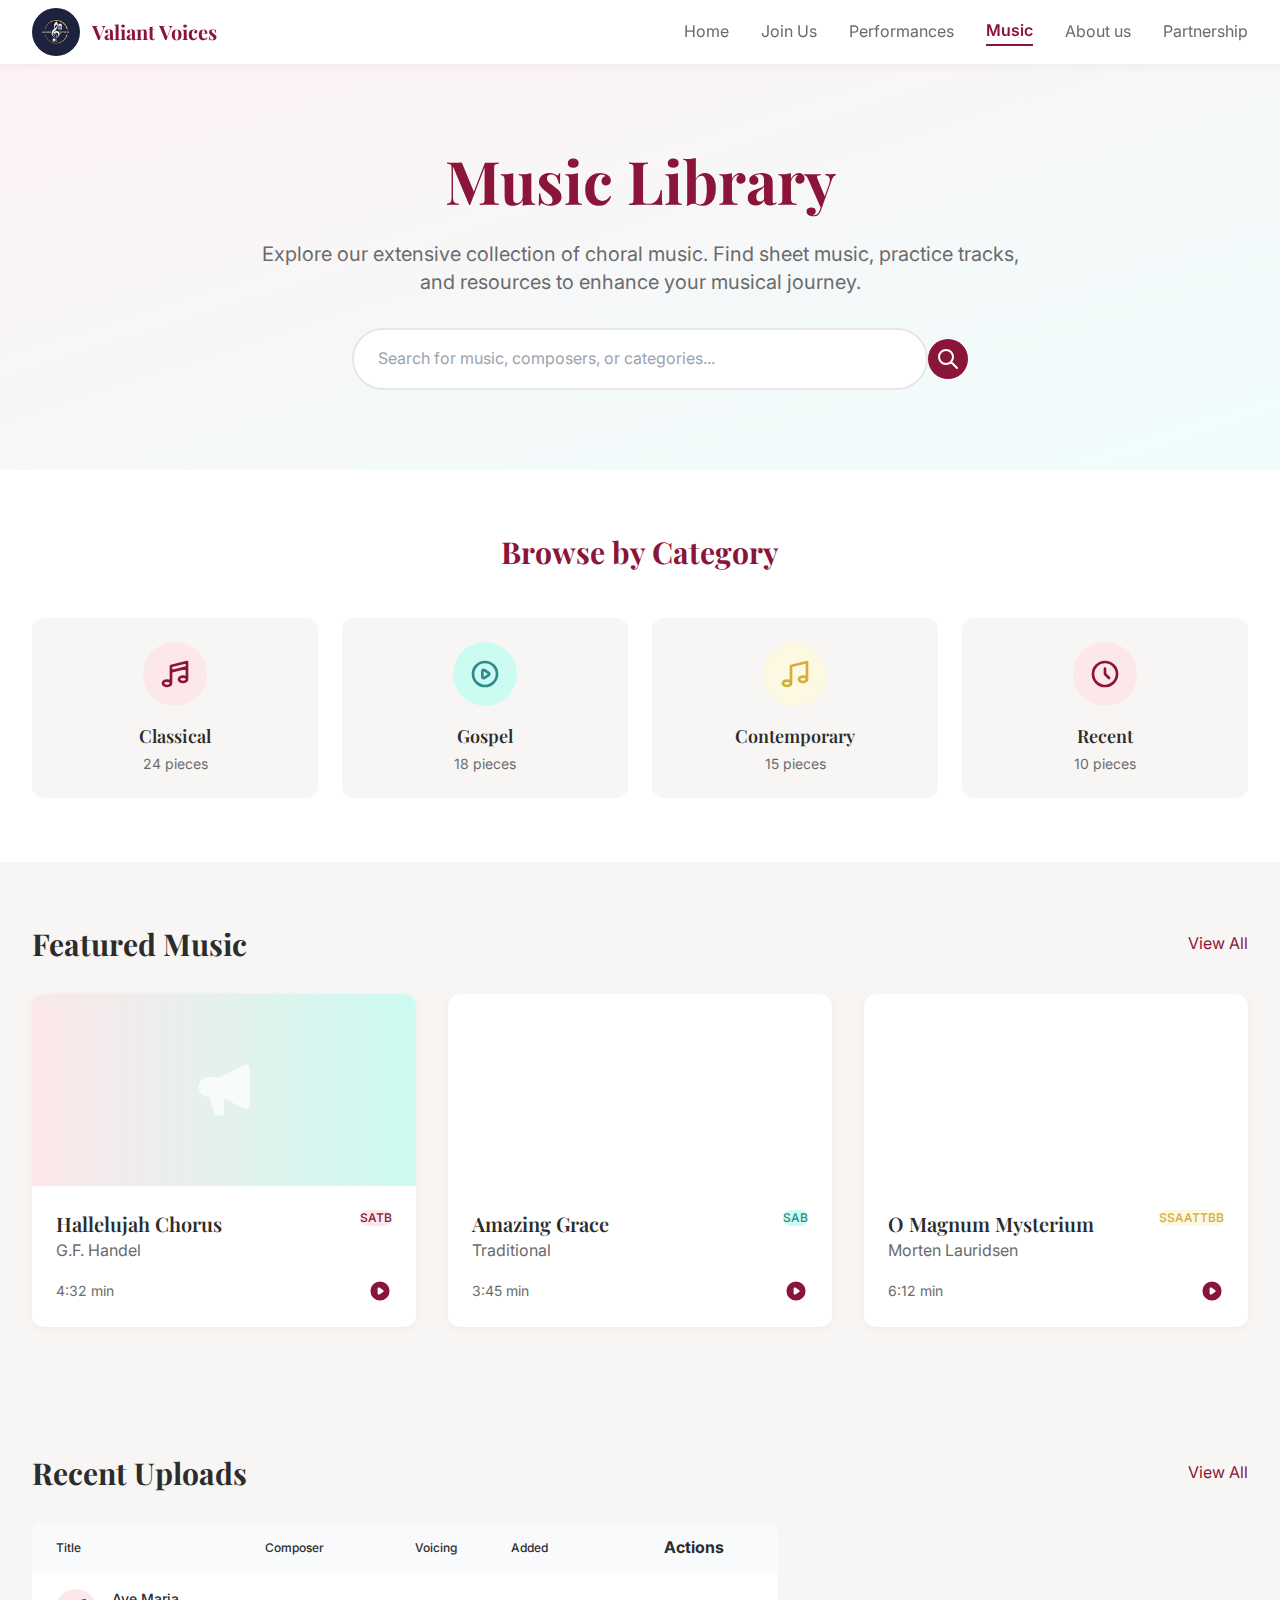
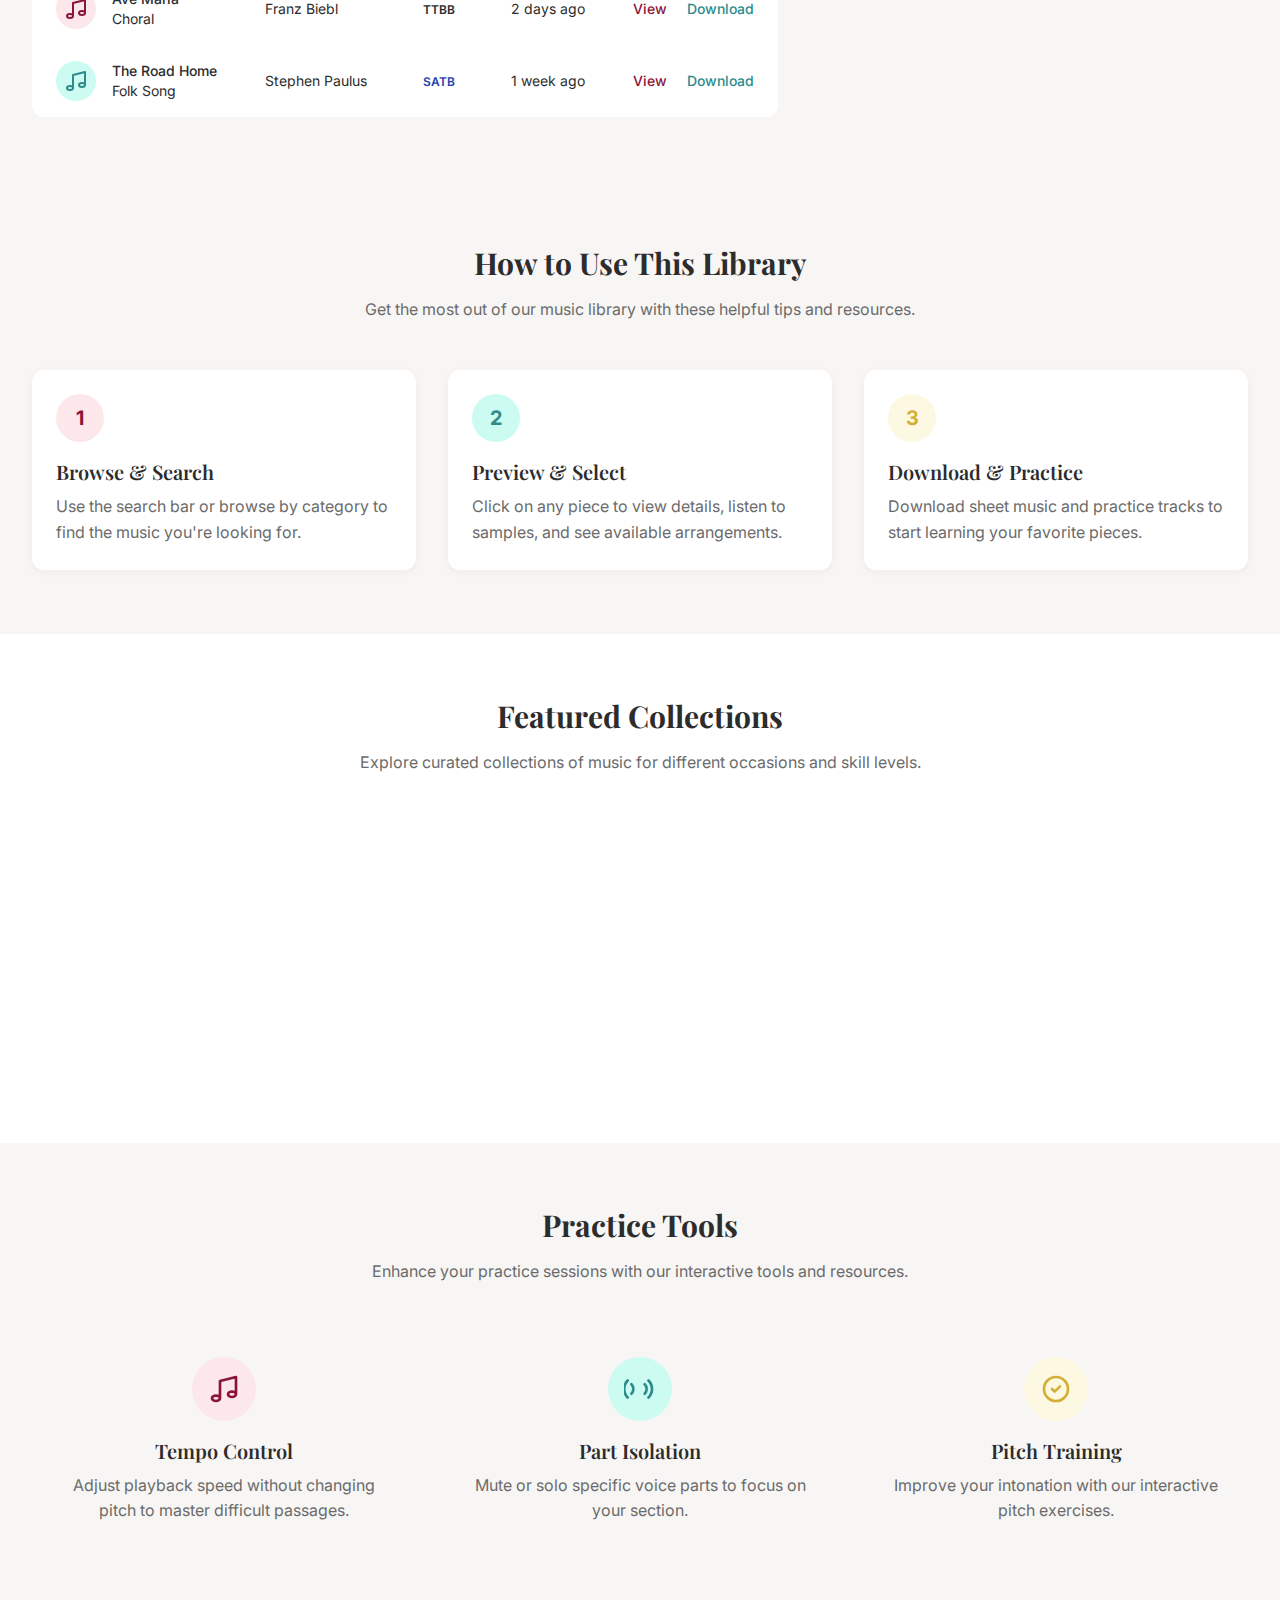
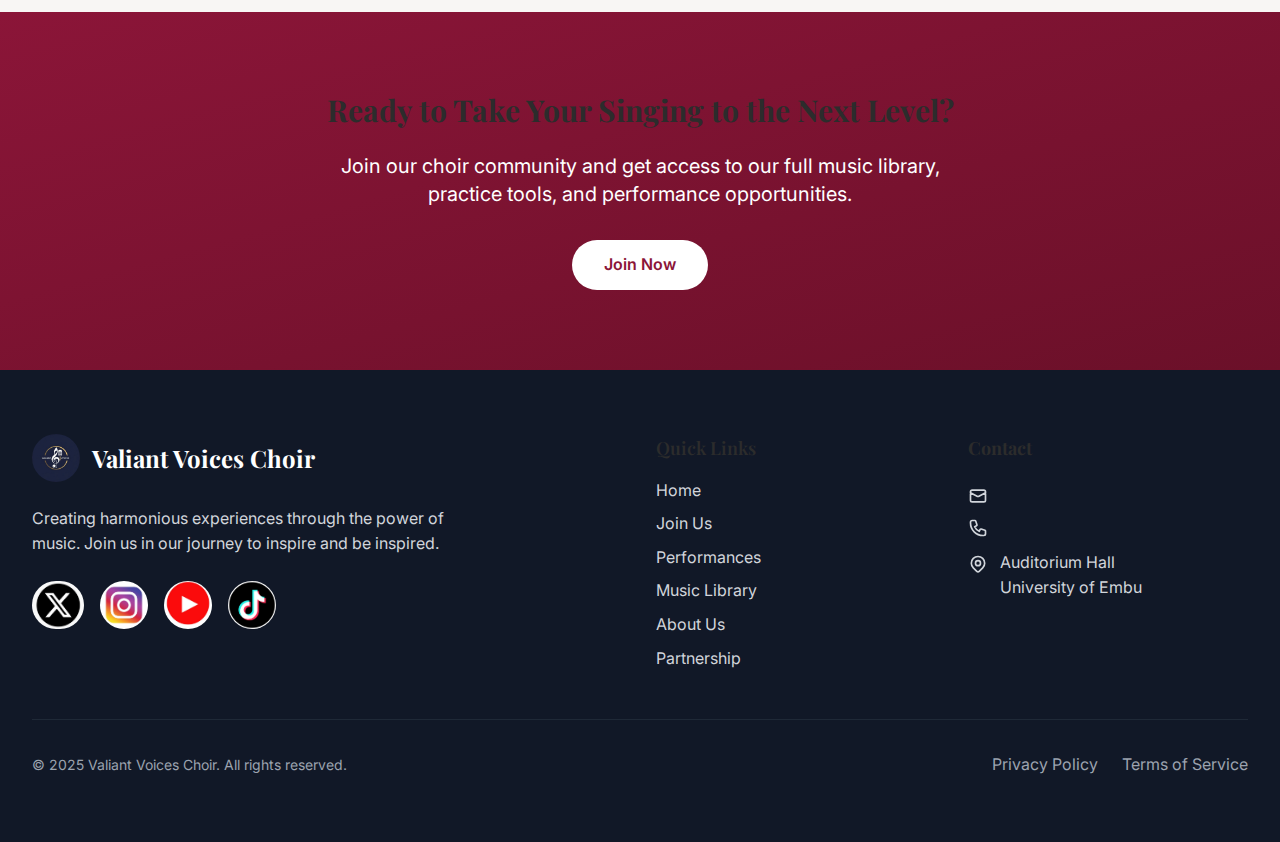
<file: music_library.html>
<!DOCTYPE html>
<html lang="en">
<head>
    <meta charset="UTF-8">
    <meta name="viewport" content="width=device-width, initial-scale=1.0">
    <link rel="stylesheet" href="css/main.css" />
    <meta name="description" content="Transform your practice with interactive sheet music, synchronized tracks, and real-time feedback tools. Practice with precision and track your progress." />
    <title>Music Library - Valiant Choir Hub</title>
</head>
<body class="bg-background">
    <!-- Navigation -->
    <nav class="bg-white shadow-card sticky top-0 z-50">
        <div class="max-w-7xl mx-auto px-4 sm:px-6 lg:px-8">
            <div class="flex justify-between items-center h-16">
                <!-- Logo -->
                <div class="flex items-center">
                    <img src="valiant.jpeg" alt="Valiant Voices Logo" class="h-12 w-auto rounded-full">
                    <span class="ml-3 text-xl font-serif font-bold text-primary">Valiant Voices</span>
                </div>
                
                <!-- Desktop Navigation -->
                <div class="hidden md:flex items-center space-x-8">
                    <a href="index.html" class="text-text-secondary hover:text-primary transition-smooth">Home</a>
                    <a href="join_our_choir.html" class="text-text-secondary hover:text-primary transition-smooth">Join Us</a>
                    <a href="upcoming_performances.html" class="text-text-secondary hover:text-primary transition-smooth">Performances</a>
                    <a href="music_library.html" class="text-primary font-semibold border-b-2 border-primary">Music</a>
                    <a href="about_valiant_choir.html" class="text-text-secondary hover:text-primary transition-smooth">About us</a>
                    <a href="partnership.html" class="text-text-secondary hover:text-primary transition-smooth">Partnership</a>
                </div>
                
                <!-- Mobile Menu Button -->
                <div class="md:hidden">
                    <button id="mobile-menu-btn" class="text-primary hover:text-primary-700">
                        <svg class="h-6 w-6" fill="none" stroke="currentColor" viewBox="0 0 24 24">
                            <path stroke-linecap="round" stroke-linejoin="round" stroke-width="2" d="M4 6h16M4 12h16M4 18h16"/>
                        </svg>
                    </button>
                </div>
            </div>
        </div>
        
        <!-- Mobile Menu -->
        <div id="mobile-menu" class="hidden md:hidden bg-white border-t border-gray-200">
            <div class="px-2 pt-2 pb-3 space-y-1">
                <a href="index.html" class="block px-3 py-2 text-text-secondary hover:text-primary">Home</a>
                <a href="join_our_choir.html" class="block px-3 py-2 text-text-secondary hover:text-primary">Join Us</a>
                <a href="upcoming_performances.html" class="block px-3 py-2 text-text-secondary hover:text-primary">Performances</a>
                <a href="music_library.html" class="block px-3 py-2 text-primary font-semibold">Music</a>
                <a href="about_valiant_choir.html" class="block px-3 py-2 text-text-secondary hover:text-primary">About</a>
                <a href="partnership.html" class="block px-3 py-2 text-text-secondary hover:text-primary transition-smooth">Partnership</a>
            </div>
        </div>
    </nav>

    <!-- Hero Section -->
    <section class="bg-gradient-to-br from-primary-50 to-accent-50 py-20">
        <div class="max-w-7xl mx-auto px-4 sm:px-6 lg:px-8">
            <div class="text-center">
                <h1 class="text-5xl md:text-6xl font-serif font-bold text-primary mb-6">
                    Music Library
                </h1>
                <p class="text-xl text-text-secondary mb-8 max-w-3xl mx-auto">
                    Explore our extensive collection of choral music. Find sheet music, practice tracks, and resources to enhance your musical journey.
                </p>
                <div class="max-w-xl mx-auto">
                    <div class="relative">
                        <input type="text" placeholder="Search for music, composers, or categories..." class="w-full px-6 py-4 rounded-full border-2 border-gray-200 focus:border-primary focus:ring-2 focus:ring-primary-100 focus:outline-none transition-smooth">
                        <button class="absolute right-2 top-1/2 transform -translate-y-1/2 bg-primary text-white p-2 rounded-full hover:bg-primary-700 transition-smooth">
                            <svg class="w-6 h-6" fill="none" stroke="currentColor" viewBox="0 0 24 24">
                                <path stroke-linecap="round" stroke-linejoin="round" stroke-width="2" d="M21 21l-6-6m2-5a7 7 0 11-14 0 7 7 0 0114 0z"/>
                            </svg>
                        </button>
                    </div>
                </div>
            </div>
        </div>
    </section>

    <!-- Categories Section -->
    <section class="py-16 bg-white">
        <div class="max-w-7xl mx-auto px-4 sm:px-6 lg:px-8">
            <h2 class="text-3xl font-serif font-bold text-center text-primary mb-12">Browse by Category</h2>
            <div class="grid grid-cols-2 md:grid-cols-4 gap-6">
                <a href="#" class="bg-surface rounded-xl p-6 text-center hover:shadow-card transition-smooth group">
                    <div class="w-16 h-16 bg-primary-100 rounded-full flex items-center justify-center mx-auto mb-4 group-hover:bg-primary-200 transition-smooth">
                        <svg class="w-8 h-8 text-primary" fill="none" stroke="currentColor" viewBox="0 0 24 24">
                            <path stroke-linecap="round" stroke-linejoin="round" stroke-width="2" d="M9 19V6l12-3v13M9 19c0 1.105-1.343 2-3 2s-3-.895-3-2 1.343-2 3-2 3 .895 3 2zm12-3c0 1.105-1.343 2-3 2s-3-.895-3-2 1.343-2 3-2 3 .895 3 2zM9 10l12-3"/>
                        </svg>
                    </div>
                    <h3 class="font-semibold text-lg text-text-primary">Classical</h3>
                    <p class="text-sm text-text-secondary mt-1">24 pieces</p>
                </a>
                
                <a href="#" class="bg-surface rounded-xl p-6 text-center hover:shadow-card transition-smooth group">
                    <div class="w-16 h-16 bg-accent-100 rounded-full flex items-center justify-center mx-auto mb-4 group-hover:bg-accent-200 transition-smooth">
                        <svg class="w-8 h-8 text-accent" fill="none" stroke="currentColor" viewBox="0 0 24 24">
                            <path stroke-linecap="round" stroke-linejoin="round" stroke-width="2" d="M14.752 11.168l-3.197-2.132A1 1 0 0010 9.87v4.263a1 1 0 001.555.832l3.197-2.132a1 1 0 000-1.664z"/>
                            <path stroke-linecap="round" stroke-linejoin="round" stroke-width="2" d="M21 12a9 9 0 11-18 0 9 9 0 0118 0z"/>
                        </svg>
                    </div>
                    <h3 class="font-semibold text-lg text-text-primary">Gospel</h3>
                    <p class="text-sm text-text-secondary mt-1">18 pieces</p>
                </a>
                
                <a href="#" class="bg-surface rounded-xl p-6 text-center hover:shadow-card transition-smooth group">
                    <div class="w-16 h-16 bg-secondary-100 rounded-full flex items-center justify-center mx-auto mb-4 group-hover:bg-secondary-200 transition-smooth">
                        <svg class="w-8 h-8 text-secondary" fill="none" stroke="currentColor" viewBox="0 0 24 24">
                            <path stroke-linecap="round" stroke-linejoin="round" stroke-width="2" d="M9 19V6l12-3v13M9 19c0 1.105-1.343 2-3 2s-3-.895-3-2 1.343-2 3-2 3 .895 3 2zm12-3c0 1.105-1.343 2-3 2s-3-.895-3-2 1.343-2 3-2 3 .895 3 2z"/>
                        </svg>
                    </div>
                    <h3 class="font-semibold text-lg text-text-primary">Contemporary</h3>
                    <p class="text-sm text-text-secondary mt-1">15 pieces</p>
                </a>
                
                <a href="#" class="bg-surface rounded-xl p-6 text-center hover:shadow-card transition-smooth group">
                    <div class="w-16 h-16 bg-primary-100 rounded-full flex items-center justify-center mx-auto mb-4 group-hover:bg-primary-200 transition-smooth">
                        <svg class="w-8 h-8 text-primary" fill="none" stroke="currentColor" viewBox="0 0 24 24">
                            <path stroke-linecap="round" stroke-linejoin="round" stroke-width="2" d="M12 8v4l3 3m6-3a9 9 0 11-18 0 9 9 0 0118 0z"/>
                        </svg>
                    </div>
                    <h3 class="font-semibold text-lg text-text-primary">Recent</h3>
                    <p class="text-sm text-text-secondary mt-1">10 pieces</p>
                </a>
            </div>
        </div>
    </section>

    <!-- Featured Music -->
    <section class="py-16 bg-surface">
        <div class="max-w-7xl mx-auto px-4 sm:px-6 lg:px-8">
            <div class="flex justify-between items-center mb-8">
                <h2 class="text-3xl font-serif font-bold text-text-primary">Featured Music</h2>
                <a href="#" class="text-primary hover:underline">View All</a>
            </div>
            
            <div class="grid md:grid-cols-2 lg:grid-cols-3 gap-8">
                <!-- Music Card 1 -->
                <div class="bg-white rounded-xl shadow-card overflow-hidden hover:shadow-xl transition-smooth">
                    <div class="h-48 bg-gradient-to-r from-primary-100 to-accent-100 flex items-center justify-center">
                        <svg class="w-16 h-16 text-white opacity-75" fill="currentColor" viewBox="0 0 20 20">
                            <path d="M18 3a1 1 0 00-1.447-.894L8.763 6H5a3 3 0 000 6h.28l1.771 5.316A1 1 0 008 18h1a1 1 0 001-1v-4.382l6.553 3.276A1 1 0 0018 15V3z"/>
                        </svg>
                    </div>
                    <div class="p-6">
                        <div class="flex justify-between items-start">
                            <div>
                                <h3 class="text-xl font-semibold text-text-primary">Hallelujah Chorus</h3>
                                <p class="text-text-secondary">G.F. Handel</p>
                            </div>
                            <span class="bg-primary-100 text-primary text-xs font-medium px-2.5 py-0.5 rounded-full">SATB</span>
                        </div>
                        <div class="mt-4 flex items-center justify-between">
                            <span class="text-sm text-text-secondary">4:32 min</span>
                            <button class="text-primary hover:text-primary-700">
                                <svg class="w-6 h-6" fill="currentColor" viewBox="0 0 20 20">
                                    <path fill-rule="evenodd" d="M10 18a8 8 0 100-16 8 8 0 000 16zM9.555 7.168A1 1 0 008 8v4a1 1 0 001.555.832l3-2a1 1 0 000-1.664l-3-2z" clip-rule="evenodd"/>
                                </svg>
                            </button>
                        </div>
                    </div>
                </div>
                
                <!-- Music Card 2 -->
                <div class="bg-white rounded-xl shadow-card overflow-hidden hover:shadow-xl transition-smooth">
                    <div class="h-48 bg-gradient-to-r from-accent-100 to-secondary-100 flex items-center justify-center">
                        <svg class="w-16 h-16 text-white opacity-75" fill="currentColor" viewBox="0 0 20 20">
                            <path d="M18 3a1 1 0 00-1.447-.894L8.763 6H5a3 3 0 000 6h.28l1.771 5.316A1 1 0 008 18h1a1 1 0 001-1v-4.382l6.553 3.276A1 1 0 0018 15V3z"/>
                        </svg>
                    </div>
                    <div class="p-6">
                        <div class="flex justify-between items-start">
                            <div>
                                <h3 class="text-xl font-semibold text-text-primary">Amazing Grace</h3>
                                <p class="text-text-secondary">Traditional</p>
                            </div>
                            <span class="bg-accent-100 text-accent text-xs font-medium px-2.5 py-0.5 rounded-full">SAB</span>
                        </div>
                        <div class="mt-4 flex items-center justify-between">
                            <span class="text-sm text-text-secondary">3:45 min</span>
                            <button class="text-primary hover:text-primary-700">
                                <svg class="w-6 h-6" fill="currentColor" viewBox="0 0 20 20">
                                    <path fill-rule="evenodd" d="M10 18a8 8 0 100-16 8 8 0 000 16zM9.555 7.168A1 1 0 008 8v4a1 1 0 001.555.832l3-2a1 1 0 000-1.664l-3-2z" clip-rule="evenodd"/>
                                </svg>
                            </button>
                        </div>
                    </div>
                </div>
                
                <!-- Music Card 3 -->
                <div class="bg-white rounded-xl shadow-card overflow-hidden hover:shadow-xl transition-smooth">
                    <div class="h-48 bg-gradient-to-r from-secondary-100 to-primary-100 flex items-center justify-center">
                        <svg class="w-16 h-16 text-white opacity-75" fill="currentColor" viewBox="0 0 20 20">
                            <path d="M18 3a1 1 0 00-1.447-.894L8.763 6H5a3 3 0 000 6h.28l1.771 5.316A1 1 0 008 18h1a1 1 0 001-1v-4.382l6.553 3.276A1 1 0 0018 15V3z"/>
                        </svg>
                    </div>
                    <div class="p-6">
                        <div class="flex justify-between items-start">
                            <div>
                                <h3 class="text-xl font-semibold text-text-primary">O Magnum Mysterium</h3>
                                <p class="text-text-secondary">Morten Lauridsen</p>
                            </div>
                            <span class="bg-secondary-100 text-secondary text-xs font-medium px-2.5 py-0.5 rounded-full">SSAATTBB</span>
                        </div>
                        <div class="mt-4 flex items-center justify-between">
                            <span class="text-sm text-text-secondary">6:12 min</span>
                            <button class="text-primary hover:text-primary-700">
                                <svg class="w-6 h-6" fill="currentColor" viewBox="0 0 20 20">
                                    <path fill-rule="evenodd" d="M10 18a8 8 0 100-16 8 8 0 000 16zM9.555 7.168A1 1 0 008 8v4a1 1 0 001.555.832l3-2a1 1 0 000-1.664l-3-2z" clip-rule="evenodd"/>
                                </svg>
                            </button>
                        </div>
                    </div>
                </div>
            </div>
        </div>
    </section>

    <!-- Recent Uploads Section -->
    <section class="py-16 bg-surface">
        <div class="max-w-7xl mx-auto px-4 sm:px-6 lg:px-8">
            <div class="flex justify-between items-center mb-8">
                <h2 class="text-3xl font-serif font-bold text-text-primary">Recent Uploads</h2>
                <a href="#" class="text-primary hover:underline">View All</a>
            </div>
            
            <div class="overflow-x-auto">
                <table class="min-w-full bg-white rounded-xl overflow-hidden">
                    <thead class="bg-gray-50">
                        <tr>
                            <th scope="col" class="px-6 py-3 text-left text-xs font-medium text-gray-500 uppercase tracking-wider">Title</th>
                            <th scope="col" class="px-6 py-3 text-left text-xs font-medium text-gray-500 uppercase tracking-wider">Composer</th>
                            <th scope="col" class="px-6 py-3 text-left text-xs font-medium text-gray-500 uppercase tracking-wider">Voicing</th>
                            <th scope="col" class="px-6 py-3 text-left text-xs font-medium text-gray-500 uppercase tracking-wider">Added</th>
                            <th scope="col" class="relative px-6 py-3"><span class="sr-only">Actions</span></th>
                        </tr>
                    </thead>
                    <tbody class="bg-white divide-y divide-gray-200">
                        <tr class="hover:bg-gray-50">
                            <td class="px-6 py-4 whitespace-nowrap">
                                <div class="flex items-center">
                                    <div class="flex-shrink-0 h-10 w-10 bg-primary-100 rounded-full flex items-center justify-center">
                                        <svg class="h-6 w-6 text-primary" fill="none" stroke="currentColor" viewBox="0 0 24 24">
                                            <path stroke-linecap="round" stroke-linejoin="round" stroke-width="2" d="M9 19V6l12-3v13M9 19c0 1.105-1.343 2-3 2s-3-.895-3-2 1.343-2 3-2 3 .895 3 2zm12-3c0 1.105-1.343 2-3 2s-3-.895-3-2 1.343-2 3-2 3 .895 3 2z"/>
                                        </svg>
                                    </div>
                                    <div class="ml-4">
                                        <div class="text-sm font-medium text-gray-900">Ave Maria</div>
                                        <div class="text-sm text-gray-500">Choral</div>
                                    </div>
                                </div>
                            </td>
                            <td class="px-6 py-4 whitespace-nowrap text-sm text-gray-500">Franz Biebl</td>
                            <td class="px-6 py-4 whitespace-nowrap">
                                <span class="px-2 inline-flex text-xs leading-5 font-semibold rounded-full bg-green-100 text-green-800">TTBB</span>
                            </td>
                            <td class="px-6 py-4 whitespace-nowrap text-sm text-gray-500">2 days ago</td>
                            <td class="px-6 py-4 whitespace-nowrap text-right text-sm font-medium">
                                <a href="#" class="text-primary hover:text-primary-700 mr-4">View</a>
                                <a href="#" class="text-accent hover:text-accent-700">Download</a>
                            </td>
                        </tr>
                        <tr class="hover:bg-gray-50">
                            <td class="px-6 py-4 whitespace-nowrap">
                                <div class="flex items-center">
                                    <div class="flex-shrink-0 h-10 w-10 bg-accent-100 rounded-full flex items-center justify-center">
                                        <svg class="h-6 w-6 text-accent" fill="none" stroke="currentColor" viewBox="0 0 24 24">
                                            <path stroke-linecap="round" stroke-linejoin="round" stroke-width="2" d="M9 19V6l12-3v13M9 19c0 1.105-1.343 2-3 2s-3-.895-3-2 1.343-2 3-2 3 .895 3 2zm12-3c0 1.105-1.343 2-3 2s-3-.895-3-2 1.343-2 3-2 3 .895 3 2z"/>
                                        </svg>
                                    </div>
                                    <div class="ml-4">
                                        <div class="text-sm font-medium text-gray-900">The Road Home</div>
                                        <div class="text-sm text-gray-500">Folk Song</div>
                                    </div>
                                </div>
                            </td>
                            <td class="px-6 py-4 whitespace-nowrap text-sm text-gray-500">Stephen Paulus</td>
                            <td class="px-6 py-4 whitespace-nowrap">
                                <span class="px-2 inline-flex text-xs leading-5 font-semibold rounded-full bg-blue-100 text-blue-800">SATB</span>
                            </td>
                            <td class="px-6 py-4 whitespace-nowrap text-sm text-gray-500">1 week ago</td>
                            <td class="px-6 py-4 whitespace-nowrap text-right text-sm font-medium">
                                <a href="#" class="text-primary hover:text-primary-700 mr-4">View</a>
                                <a href="#" class="text-accent hover:text-accent-700">Download</a>
                            </td>
                        </tr>
                    </tbody>
                </table>
            </div>
        </div>
    </section>

    <!-- How to Use This Library Section -->
    <section class="py-16 bg-surface">
        <div class="max-w-7xl mx-auto px-4 sm:px-6 lg:px-8">
            <div class="text-center mb-12">
                <h2 class="text-3xl font-serif font-bold text-text-primary mb-4">How to Use This Library</h2>
                <p class="text-text-secondary max-w-3xl mx-auto">Get the most out of our music library with these helpful tips and resources.</p>
            </div>
            
            <div class="grid md:grid-cols-3 gap-8">
                <div class="bg-white p-6 rounded-xl shadow-card hover:shadow-xl transition-smooth">
                    <div class="w-12 h-12 bg-primary-100 rounded-full flex items-center justify-center mb-4">
                        <span class="text-primary text-xl font-bold">1</span>
                    </div>
                    <h3 class="text-xl font-semibold text-text-primary mb-2">Browse & Search</h3>
                    <p class="text-text-secondary">Use the search bar or browse by category to find the music you're looking for.</p>
                </div>
                
                <div class="bg-white p-6 rounded-xl shadow-card hover:shadow-xl transition-smooth">
                    <div class="w-12 h-12 bg-accent-100 rounded-full flex items-center justify-center mb-4">
                        <span class="text-accent text-xl font-bold">2</span>
                    </div>
                    <h3 class="text-xl font-semibold text-text-primary mb-2">Preview & Select</h3>
                    <p class="text-text-secondary">Click on any piece to view details, listen to samples, and see available arrangements.</p>
                </div>
                
                <div class="bg-white p-6 rounded-xl shadow-card hover:shadow-xl transition-smooth">
                    <div class="w-12 h-12 bg-secondary-100 rounded-full flex items-center justify-center mb-4">
                        <span class="text-secondary text-xl font-bold">3</span>
                    </div>
                    <h3 class="text-xl font-semibold text-text-primary mb-2">Download & Practice</h3>
                    <p class="text-text-secondary">Download sheet music and practice tracks to start learning your favorite pieces.</p>
                </div>
            </div>
        </div>
    </section>

    <!-- Featured Collections Section -->
    <section class="py-16 bg-white">
        <div class="max-w-7xl mx-auto px-4 sm:px-6 lg:px-8">
            <div class="text-center mb-12">
                <h2 class="text-3xl font-serif font-bold text-text-primary mb-4">Featured Collections</h2>
                <p class="text-text-secondary max-w-3xl mx-auto">Explore curated collections of music for different occasions and skill levels.</p>
            </div>
            
            <div class="grid md:grid-cols-2 lg:grid-cols-3 gap-8">
                <div class="relative rounded-xl overflow-hidden group">
                    <div class="h-64 bg-gradient-to-r from-primary-600 to-primary-400 flex items-center justify-center">
                        <span class="text-white text-4xl font-serif font-bold text-center p-4">Holiday Favorites</span>
                    </div>
                    <div class="absolute inset-0 bg-black bg-opacity-50 flex items-center justify-center opacity-0 group-hover:opacity-100 transition-opacity duration-300">
                        <a href="#" class="bg-white text-primary font-semibold px-6 py-2 rounded-full hover:bg-gray-100 transition-smooth">View Collection</a>
                    </div>
                </div>
                
                <div class="relative rounded-xl overflow-hidden group">
                    <div class="h-64 bg-gradient-to-r from-accent-600 to-accent-400 flex items-center justify-center">
                        <span class="text-white text-4xl font-serif font-bold text-center p-4">Beginner's Corner</span>
                    </div>
                    <div class="absolute inset-0 bg-black bg-opacity-50 flex items-center justify-center opacity-0 group-hover:opacity-100 transition-opacity duration-300">
                        <a href="#" class="bg-white text-accent font-semibold px-6 py-2 rounded-full hover:bg-gray-100 transition-smooth">View Collection</a>
                    </div>
                </div>
                
                <div class="relative rounded-xl overflow-hidden group md:col-span-2 lg:col-span-1">
                    <div class="h-64 bg-gradient-to-r from-secondary-600 to-secondary-400 flex items-center justify-center">
                        <span class="text-white text-4xl font-serif font-bold text-center p-4">Concert Classics</span>
                    </div>
                    <div class="absolute inset-0 bg-black bg-opacity-50 flex items-center justify-center opacity-0 group-hover:opacity-100 transition-opacity duration-300">
                        <a href="#" class="bg-white text-secondary font-semibold px-6 py-2 rounded-full hover:bg-gray-100 transition-smooth">View Collection</a>
                    </div>
                </div>
            </div>
        </div>
    </section>

    <!-- Practice Tools Section -->
    <section class="py-16 bg-surface">
        <div class="max-w-7xl mx-auto px-4 sm:px-6 lg:px-8">
            <div class="text-center mb-12">
                <h2 class="text-3xl font-serif font-bold text-text-primary mb-4">Practice Tools</h2>
                <p class="text-text-secondary max-w-2xl mx-auto">Enhance your practice sessions with our interactive tools and resources.</p>
            </div>
            
            <div class="grid md:grid-cols-3 gap-8">
                <div class="bg-surface rounded-xl p-6 text-center hover:shadow-card transition-smooth">
                    <div class="w-16 h-16 bg-primary-100 rounded-full flex items-center justify-center mx-auto mb-4">
                        <svg class="w-8 h-8 text-primary" fill="none" stroke="currentColor" viewBox="0 0 24 24">
                            <path stroke-linecap="round" stroke-linejoin="round" stroke-width="2" d="M9 19V6l12-3v13M9 19c0 1.105-1.343 2-3 2s-3-.895-3-2 1.343-2 3-2 3 .895 3 2zm12-3c0 1.105-1.343 2-3 2s-3-.895-3-2 1.343-2 3-2 3 .895 3 2z"/>
                        </svg>
                    </div>
                    <h3 class="text-xl font-semibold text-text-primary mb-2">Tempo Control</h3>
                    <p class="text-text-secondary">Adjust playback speed without changing pitch to master difficult passages.</p>
                </div>
                
                <div class="bg-surface rounded-xl p-6 text-center hover:shadow-card transition-smooth">
                    <div class="w-16 h-16 bg-accent-100 rounded-full flex items-center justify-center mx-auto mb-4">
                        <svg class="w-8 h-8 text-accent" fill="none" stroke="currentColor" viewBox="0 0 24 24">
                            <path stroke-linecap="round" stroke-linejoin="round" stroke-width="2" d="M15.536 8.464a5 5 0 010 7.072m2.828-9.9a9 9 0 010 12.728M5.586 15.536a5 5 0 000-7.072m-2.828 9.9a9 9 0 010-12.728"/>
                        </svg>
                    </div>
                    <h3 class="text-xl font-semibold text-text-primary mb-2">Part Isolation</h3>
                    <p class="text-text-secondary">Mute or solo specific voice parts to focus on your section.</p>
                </div>
                
                <div class="bg-surface rounded-xl p-6 text-center hover:shadow-card transition-smooth">
                    <div class="w-16 h-16 bg-secondary-100 rounded-full flex items-center justify-center mx-auto mb-4">
                        <svg class="w-8 h-8 text-secondary" fill="none" stroke="currentColor" viewBox="0 0 24 24">
                            <path stroke-linecap="round" stroke-linejoin="round" stroke-width="2" d="M9 12l2 2 4-4m6 2a9 9 0 11-18 0 9 9 0 0118 0z"/>
                        </svg>
                    </div>
                    <h3 class="text-xl font-semibold text-text-primary mb-2">Pitch Training</h3>
                    <p class="text-text-secondary">Improve your intonation with our interactive pitch exercises.</p>
                </div>
            </div>
        </div>
    </section>

    <!-- Call to Action -->
    <section class="py-20 bg-gradient-to-br from-primary to-primary-900 text-white">
        <div class="max-w-7xl mx-auto px-4 sm:px-6 lg:px-8 text-center">
            <h2 class="text-3xl font-serif font-bold mb-6">Ready to Take Your Singing to the Next Level?</h2>
            <p class="text-xl mb-8 max-w-2xl mx-auto">Join our choir community and get access to our full music library, practice tools, and performance opportunities.</p>
            <a href="join_our_choir.html" class="inline-block bg-white text-primary font-semibold px-8 py-3 rounded-full hover:bg-gray-100 transition-smooth">Join Now</a>
        </div>
    </section>

    <!--Footer section-->
    <!-- Footer -->
    <footer class="bg-gray-900 text-white py-16">
        <div class="max-w-7xl mx-auto px-4 sm:px-6 lg:px-8">
            <div class="grid md:grid-cols-4 gap-8">
                <!-- Logo and Description -->
                <div class="md:col-span-2">
                    <div class="flex items-center mb-6">
                        <img src="valiant.jpeg" alt="Valiant Voices Logo" class="h-12 w-auto rounded-full">
                        <span class="ml-3 text-2xl font-serif font-bold">Valiant Voices Choir</span>
                    </div>
                    <p class="text-gray-300 mb-6 max-w-md">
                        Creating harmonious experiences through the power of music. Join us in our journey to inspire and be inspired.
                    </p>
                    <div class="flex space-x-4">
                        <a href="javascript:void(0)" class="text-gray-400 hover:text-secondary transition-smooth">
                            <img src="x.jpeg" alt="twitter logo" class="h-12 w-auto rounded-full">
                        </a>
                        <a href="javascript:void(0)" class="text-gray-400 hover:text-secondary transition-smooth">
                            <img src="instagram.jpeg" alt="instagram logo" class="h-12 w-auto rounded-full">
                        </a>
                        <a href="javascript:void(0)" class="text-gray-400 hover:text-secondary transition-smooth">
                            <img src="youtube.jpeg" alt="youtube logo" class="h-12 w-auto rounded-full">
                        </a>
                        <a href="javascript:void(0)" class="text-gray-400 hover:text-secondary transition-smooth">
                            <img src="tiktok.jpeg" alt="tiktok logo" class="h-12 w-auto rounded-full">
                        </a>
                    </div>
                </div>
                
                <!-- Quick Links -->
                <div>
                    <h3 class="text-lg font-semibold mb-4">Quick Links</h3>
                    <ul class="space-y-2">
                        <li><a href="index.html" class="text-gray-300 hover:text-white transition-smooth">Home</a></li>
                        <li><a href="join_our_choir.html" class="text-gray-300 hover:text-white transition-smooth">Join Us</a></li>
                        <li><a href="upcoming_performances.html" class="text-gray-300 hover:text-white transition-smooth">Performances</a></li>
                        <li><a href="music_library.html" class="text-gray-300 hover:text-white transition-smooth">Music Library</a></li>
                        <li><a href="about_valiant_choir.html" class="text-gray-300 hover:text-white transition-smooth">About Us</a></li>
                        <li><a href="partnership.html" class="text-gray-300 hover:text-white transition-smooth">Partnership</a></li>
                    </ul>
                </div>
                
                <!-- Contact Info -->
                <div>
                    <h3 class="text-lg font-serif font-bold mb-6">Contact</h3>
                    <ul class="space-y-3 text-gray-300">
                        <li class="flex items-center">
                            <svg class="w-5 h-5 mr-3" fill="none" stroke="currentColor" viewBox="0 0 24 24">
                                <path stroke-linecap="round" stroke-linejoin="round" stroke-width="2" d="M3 8l7.89 4.26a2 2 0 002.22 0L21 8M5 19h14a2 2 0 002-2V7a2 2 0 00-2-2H5a2 2 0 00-2 2v10a2 2 0 002 2z"/>
                            </svg>
                            
                        </li>
                        <li class="flex items-center">
                            <svg class="w-5 h-5 mr-3" fill="none" stroke="currentColor" viewBox="0 0 24 24">
                                <path stroke-linecap="round" stroke-linejoin="round" stroke-width="2" d="M3 5a2 2 0 012-2h3.28a1 1 0 01.948.684l1.498 4.493a1 1 0 01-.502 1.21l-2.257 1.13a11.042 11.042 0 005.516 5.516l1.13-2.257a1 1 0 011.21-.502l4.493 1.498a1 1 0 01.684.949V19a2 2 0 01-2 2h-1C9.716 21 3 14.284 3 6V5z"/>
                            </svg>
                            
                        </li>
                        <li class="flex items-start">
                            <svg class="w-5 h-5 mr-3 mt-1" fill="none" stroke="currentColor" viewBox="0 0 24 24">
                                <path stroke-linecap="round" stroke-linejoin="round" stroke-width="2" d="M17.657 16.657L13.414 20.9a1.998 1.998 0 01-2.827 0l-4.244-4.243a8 8 0 1111.314 0z"/>
                                <path stroke-linecap="round" stroke-linejoin="round" stroke-width="2" d="M15 11a3 3 0 11-6 0 3 3 0 016 0z"/>
                            </svg>
                            Auditorium Hall<br />University of Embu
                        </li>
                    </ul>
                </div>
            </div>
            
            <div class="border-t border-gray-800 mt-12 pt-8 flex flex-col md:flex-row justify-between items-center">
                <p class="text-gray-400 text-sm">&copy; 2025 Valiant Voices Choir. All rights reserved.</p>
                <div class="flex space-x-6 mt-4 md:mt-0">
                    <a href="#" class="text-gray-400 hover:text-white transition-smooth">Privacy Policy</a>
                    <a href="#" class="text-gray-400 hover:text-white transition-smooth">Terms of Service</a>
                </div>
            </div>
        </div>
    </footer>



    <!-- Mobile Menu Toggle -->
    <script>
        // Mobile Menu Toggle
        const mobileMenuBtn = document.getElementById('mobile-menu-btn');
        const mobileMenu = document.getElementById('mobile-menu');
        
        if (mobileMenuBtn && mobileMenu) {
            mobileMenuBtn.addEventListener('click', () => {
                mobileMenu.classList.toggle('hidden');
            });
        }

        // Back to Top Button
        const backToTopButton = document.getElementById('back-to-top');
        
        window.addEventListener('scroll', () => {
            if (window.pageYOffset > 300) {
                backToTopButton.classList.remove('opacity-0', 'invisible');
                backToTopButton.classList.add('opacity-100', 'visible');
            } else {
                backToTopButton.classList.remove('opacity-100', 'visible');
                backToTopButton.classList.add('opacity-0', 'invisible');
            }
        });
        
        backToTopButton.addEventListener('click', () => {
            window.scrollTo({
                top: 0,
                behavior: 'smooth'
            });
        });

        // Search functionality
        const searchInput = document.querySelector('input[type="text"]');
        const searchButton = searchInput?.nextElementSibling;
        
        if (searchButton) {
            searchButton.addEventListener('click', () => {
                const searchTerm = searchInput.value.trim();
                if (searchTerm) {
                    // Here you would typically make an API call or filter the content
                    console.log('Searching for:', searchTerm);
                    // For demo purposes, we'll just show an alert
                    alert(`Search functionality would show results for: ${searchTerm}`);
                }
            });
            
            // Allow search on Enter key
            searchInput.addEventListener('keypress', (e) => {
                if (e.key === 'Enter') {
                    searchButton.click();
                }
            });
        }
    </script>
</body>
</html>
</file>
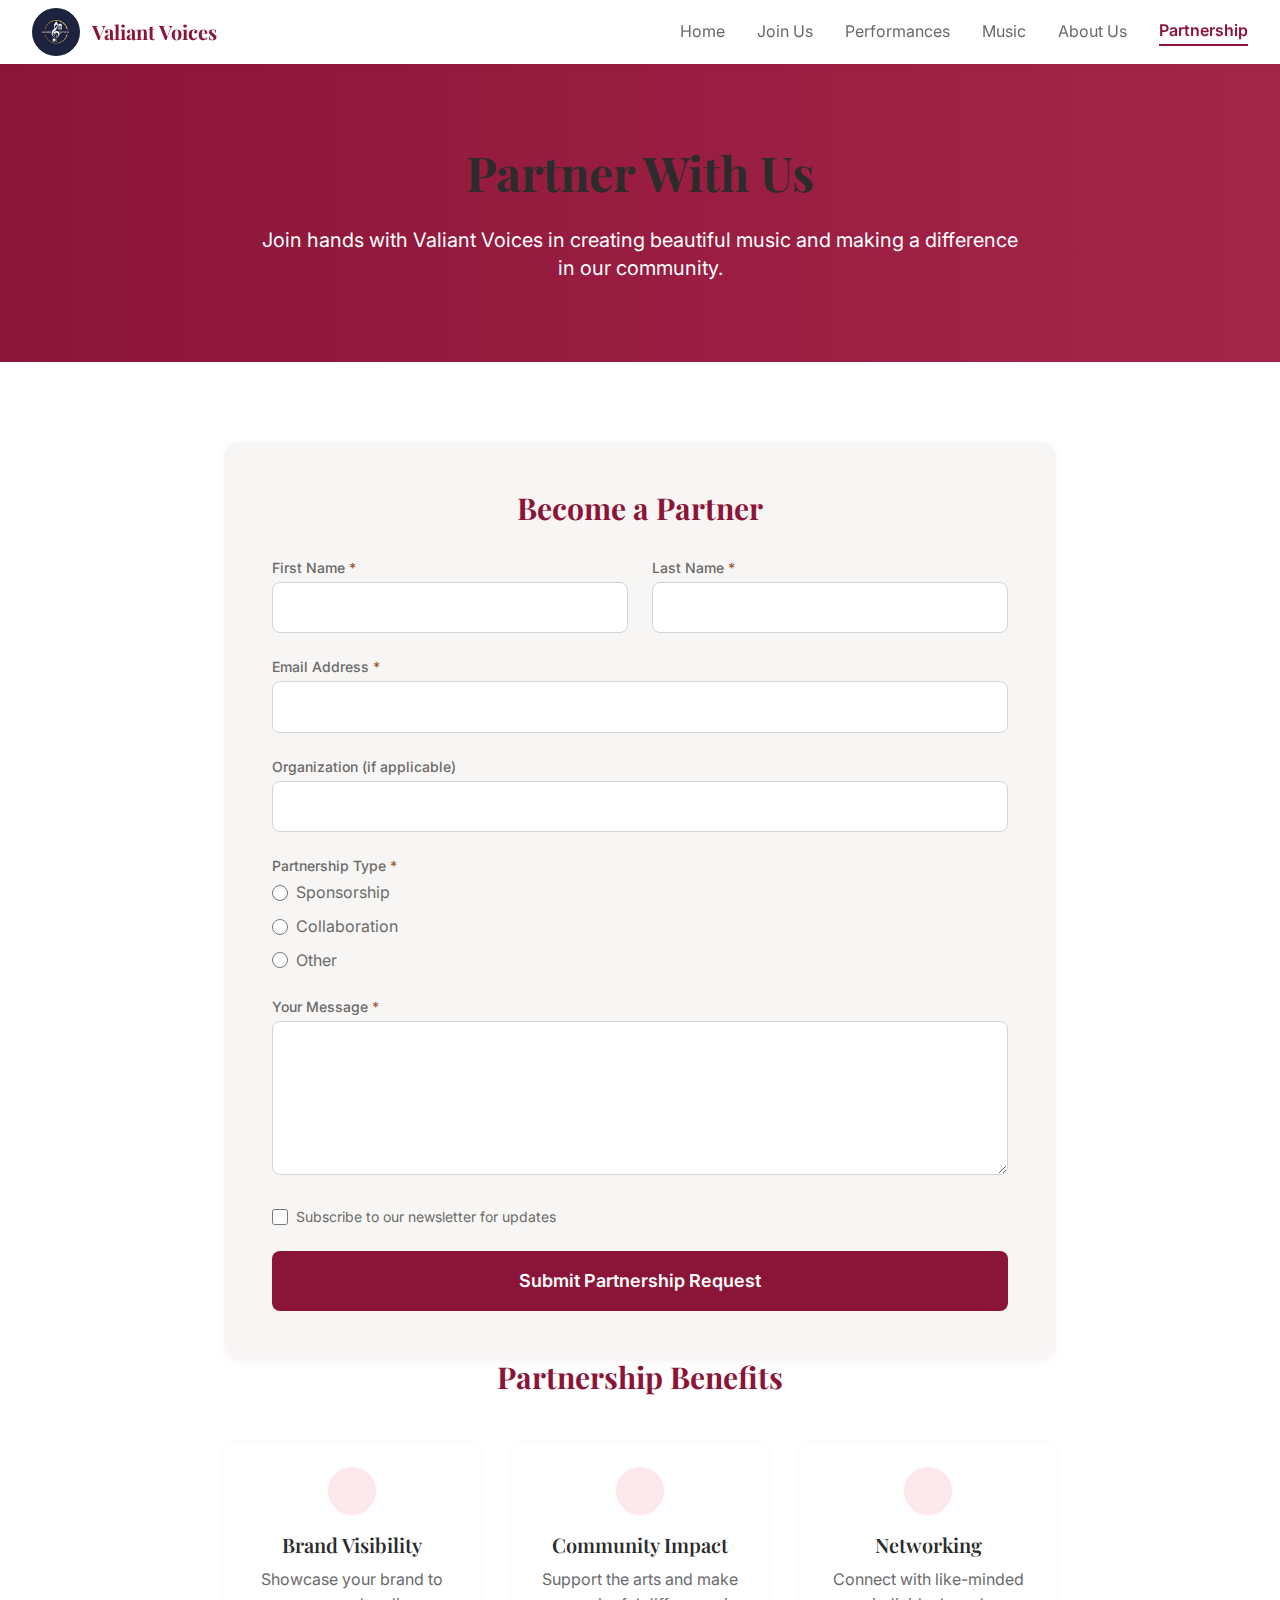
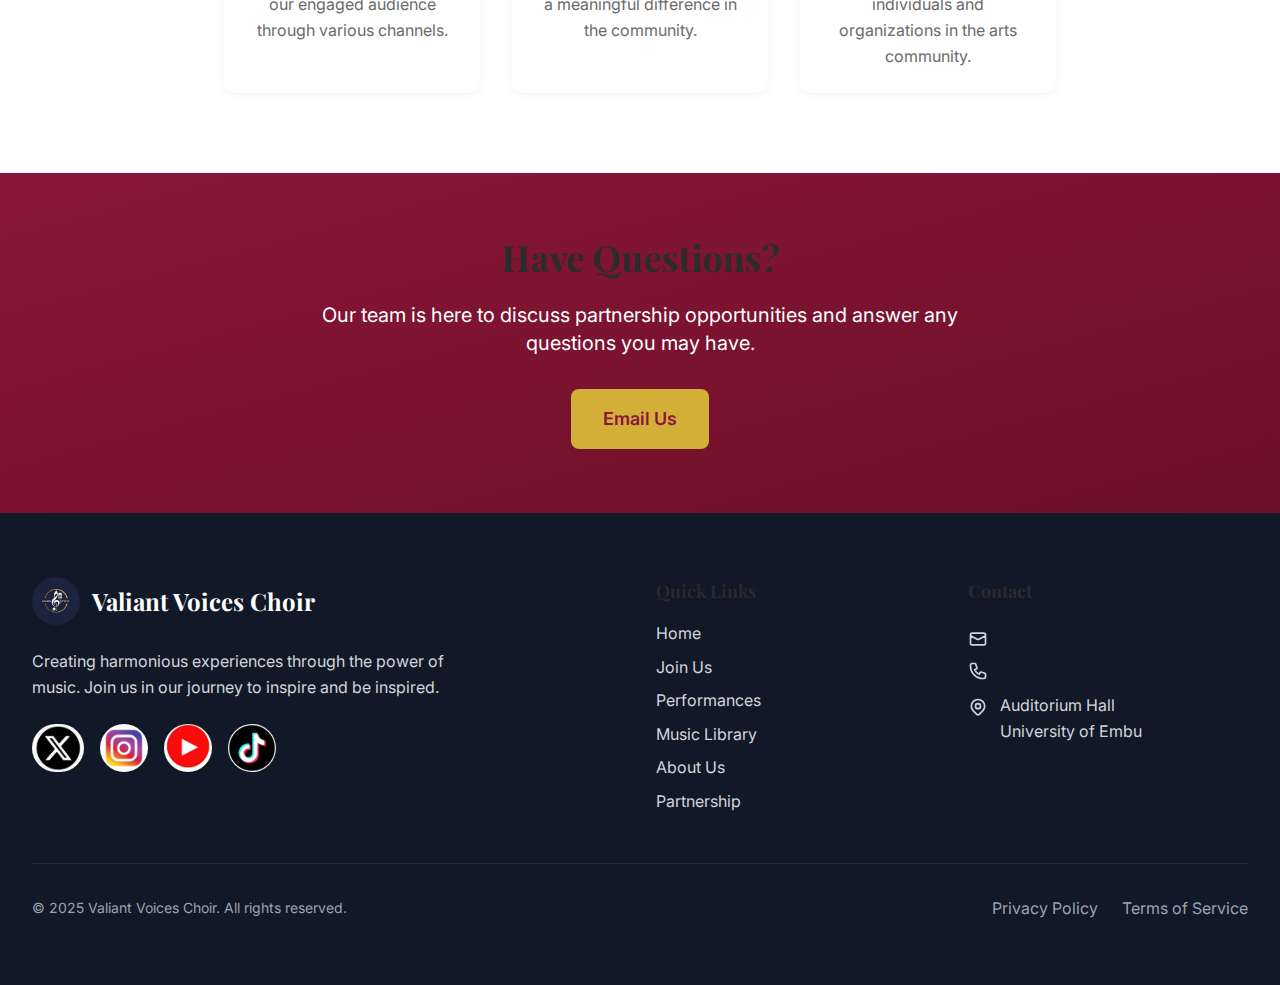
<file: partnership.html>
<!DOCTYPE html>
<html lang="en">
<head>
    <meta charset="UTF-8" />
    <meta name="viewport" content="width=device-width, initial-scale=1.0" />
    <title>Partnership - Valiant Voices Choir</title>
    <link rel="stylesheet" href="css/tailwind.css" />
    <link rel="stylesheet" href="css/main.css" />
    <meta name="description" content="Partner with Valiant Voices Choir. Explore sponsorship and collaboration opportunities to support our musical journey." />
</head>
<body class="bg-background">
    <!-- Navigation Header -->
    <nav class="bg-white shadow-card sticky top-0 z-50">
        <div class="max-w-7xl mx-auto px-4 sm:px-6 lg:px-8">
            <div class="flex justify-between items-center h-16">
                <!-- Logo -->
                <div class="flex items-center">
                    <img src="valiant.jpeg" alt="Valiant Voices Logo" class="h-12 w-auto rounded-full">
                    <span class="ml-3 text-xl font-serif font-bold text-primary">Valiant Voices</span>
                </div>
                
                <!-- Desktop Navigation -->
                <div class="hidden md:flex items-center space-x-8">
                    <a href="index.html" class="text-text-secondary hover:text-primary transition-smooth">Home</a>
                    <a href="join_our_choir.html" class="text-text-secondary hover:text-primary transition-smooth">Join Us</a>
                    <a href="upcoming_performances.html" class="text-text-secondary hover:text-primary transition-smooth">Performances</a>
                    <a href="music_library.html" class="text-text-secondary hover:text-primary transition-smooth">Music</a>
                    <a href="about_valiant_choir.html" class="text-text-secondary hover:text-primary transition-smooth">About Us</a>
                    <a href="partnership.html" class="text-primary font-semibold border-b-2 border-primary">Partnership</a>
                </div>
                
                <!-- Mobile Menu Button -->
                <div class="md:hidden">
                    <button id="mobile-menu-btn" class="text-primary hover:text-primary-700">
                        <svg class="h-6 w-6" fill="none" stroke="currentColor" viewBox="0 0 24 24">
                            <path stroke-linecap="round" stroke-linejoin="round" stroke-width="2" d="M4 6h16M4 12h16M4 18h16"/>
                        </svg>
                    </button>
                </div>
            </div>
            
            <!-- Mobile Menu -->
            <div id="mobile-menu" class="hidden md:hidden pb-4">
                <div class="flex flex-col space-y-2">
                    <a href="index.html" class="px-3 py-2 text-text-secondary hover:text-primary hover:bg-gray-50 rounded-md">Home</a>
                    <a href="join_our_choir.html" class="px-3 py-2 text-text-secondary hover:text-primary hover:bg-gray-50 rounded-md">Join Us</a>
                    <a href="upcoming_performances.html" class="px-3 py-2 text-text-secondary hover:text-primary hover:bg-gray-50 rounded-md">Performances</a>
                    <a href="music_library.html" class="px-3 py-2 text-text-secondary hover:text-primary hover:bg-gray-50 rounded-md">Music</a>
                    <a href="about_valiant_choir.html" class="px-3 py-2 text-text-secondary hover:text-primary hover:bg-gray-50 rounded-md">About Us</a>
                    <a href="partnership.html" class="px-3 py-2 text-primary font-medium hover:bg-gray-50 rounded-md">Partnership</a>
                </div>
            </div>
        </div>
    </nav>

    <!-- Hero Section -->
    <section class="relative py-20 bg-gradient-to-r from-primary to-primary-700 text-white">
        <div class="max-w-7xl mx-auto px-4 sm:px-6 lg:px-8 text-center">
            <h1 class="text-4xl md:text-5xl font-serif font-bold mb-6">Partner With Us</h1>
            <p class="text-xl max-w-3xl mx-auto">Join hands with Valiant Voices in creating beautiful music and making a difference in our community.</p>
        </div>
    </section>

    <!-- Partnership Form -->
    <section class="py-20 bg-white">
        <div class="max-w-4xl mx-auto px-4 sm:px-6 lg:px-8">
            <div class="bg-surface rounded-2xl shadow-card p-8 md:p-12">
                <h2 class="text-3xl font-serif font-bold text-primary mb-8 text-center">Become a Partner</h2>
                
                <form id="partnershipForm" class="space-y-6">
                    <div class="grid md:grid-cols-2 gap-6">
                        <div>
                            <label for="firstName" class="block text-sm font-medium text-text-secondary mb-1">First Name <span class="text-error">*</span></label>
                            <input type="text" id="firstName" name="firstName" required 
                                class="w-full px-4 py-3 rounded-lg border border-gray-300 focus:ring-2 focus:ring-primary focus:border-transparent transition-smooth">
                        </div>
                        <div>
                            <label for="lastName" class="block text-sm font-medium text-text-secondary mb-1">Last Name <span class="text-error">*</span></label>
                            <input type="text" id="lastName" name="lastName" required 
                                class="w-full px-4 py-3 rounded-lg border border-gray-300 focus:ring-2 focus:ring-primary focus:border-transparent transition-smooth">
                        </div>
                    </div>
                    
                    <div>
                        <label for="email" class="block text-sm font-medium text-text-secondary mb-1">Email Address <span class="text-error">*</span></label>
                        <input type="email" id="email" name="email" required 
                            class="w-full px-4 py-3 rounded-lg border border-gray-300 focus:ring-2 focus:ring-primary focus:border-transparent transition-smooth">
                    </div>
                    
                    <div>
                        <label for="organization" class="block text-sm font-medium text-text-secondary mb-1">Organization (if applicable)</label>
                        <input type="text" id="organization" name="organization" 
                            class="w-full px-4 py-3 rounded-lg border border-gray-300 focus:ring-2 focus:ring-primary focus:border-transparent transition-smooth">
                    </div>
                    
                    <div>
                        <label class="block text-sm font-medium text-text-secondary mb-1">Partnership Type <span class="text-error">*</span></label>
                        <div class="space-y-2">
                            <div class="flex items-center">
                                <input type="radio" id="sponsorship" name="partnershipType" value="sponsorship" class="h-4 w-4 text-primary focus:ring-primary">
                                <label for="sponsorship" class="ml-2 text-text-secondary">Sponsorship</label>
                            </div>
                            <div class="flex items-center">
                                <input type="radio" id="collaboration" name="partnershipType" value="collaboration" class="h-4 w-4 text-primary focus:ring-primary">
                                <label for="collaboration" class="ml-2 text-text-secondary">Collaboration</label>
                            </div>
                            <div class="flex items-center">
                                <input type="radio" id="other" name="partnershipType" value="other" class="h-4 w-4 text-primary focus:ring-primary">
                                <label for="other" class="ml-2 text-text-secondary">Other</label>
                            </div>
                        </div>
                    </div>
                    
                    <div>
                        <label for="message" class="block text-sm font-medium text-text-secondary mb-1">Your Message <span class="text-error">*</span></label>
                        <textarea id="message" name="message" rows="5" required 
                            class="w-full px-4 py-3 rounded-lg border border-gray-300 focus:ring-2 focus:ring-primary focus:border-transparent transition-smooth"></textarea>
                    </div>
                    
                    <div class="flex items-center">
                        <input type="checkbox" id="newsletter" name="newsletter" class="h-4 w-4 text-primary focus:ring-primary rounded">
                        <label for="newsletter" class="ml-2 text-sm text-text-secondary">Subscribe to our newsletter for updates</label>
                    </div>
                    
                    <div class="text-center">
                        <button type="submit" class="btn-primary px-8 py-4 text-lg w-full md:w-auto">
                            Submit Partnership Request
                        </button>
                    </div>
                </form>
            </div>
            
            <!-- Partnership Benefits -->
            <div class="mt-16 text-center">
                <h2 class="text-3xl font-serif font-bold text-primary mb-12">Partnership Benefits</h2>
                
                <div class="grid md:grid-cols-3 gap-8">
                    <div class="bg-white p-6 rounded-xl shadow-card">
                        <div class="w-12 h-12 bg-primary-100 rounded-full flex items-center justify-center text-primary text-2xl mb-4 mx-auto">
                            <i class="fas fa-bullhorn"></i>
                        </div>
                        <h3 class="text-xl font-semibold mb-2">Brand Visibility</h3>
                        <p class="text-text-secondary">Showcase your brand to our engaged audience through various channels.</p>
                    </div>
                    
                    <div class="bg-white p-6 rounded-xl shadow-card">
                        <div class="w-12 h-12 bg-primary-100 rounded-full flex items-center justify-center text-primary text-2xl mb-4 mx-auto">
                            <i class="fas fa-handshake"></i>
                        </div>
                        <h3 class="text-xl font-semibold mb-2">Community Impact</h3>
                        <p class="text-text-secondary">Support the arts and make a meaningful difference in the community.</p>
                    </div>
                    
                    <div class="bg-white p-6 rounded-xl shadow-card">
                        <div class="w-12 h-12 bg-primary-100 rounded-full flex items-center justify-center text-primary text-2xl mb-4 mx-auto">
                            <i class="fas fa-users"></i>
                        </div>
                        <h3 class="text-xl font-semibold mb-2">Networking</h3>
                        <p class="text-text-secondary">Connect with like-minded individuals and organizations in the arts community.</p>
                    </div>
                </div>
            </div>
        </div>
    </section>

    <!-- CTA Section -->
    <section class="py-16 bg-gradient-to-br from-primary to-primary-900 text-white">
        <div class="max-w-4xl mx-auto text-center px-4 sm:px-6 lg:px-8">
            <h2 class="text-3xl md:text-4xl font-serif font-bold mb-6">Have Questions?</h2>
            <p class="text-xl mb-8 max-w-2xl mx-auto">Our team is here to discuss partnership opportunities and answer any questions you may have.</p>
            <a href="mailto:partnerships@valiantvoices.com" class="btn-secondary px-8 py-4 text-lg inline-block">
                Email Us
            </a>
        </div>
    </section>

    <!-- Footer -->
    <footer class="bg-gray-900 text-white py-16">
        <div class="max-w-7xl mx-auto px-4 sm:px-6 lg:px-8">
            <div class="grid md:grid-cols-4 gap-8">
                <!-- Logo and Description -->
                <div class="md:col-span-2">
                    <div class="flex items-center mb-6">
                        <img src="valiant.jpeg" alt="Valiant Voices Logo" class="h-12 w-auto rounded-full">
                        <span class="ml-3 text-2xl font-serif font-bold">Valiant Voices Choir</span>
                    </div>
                    <p class="text-gray-300 mb-6 max-w-md">
                        Creating harmonious experiences through the power of music. Join us in our journey to inspire and be inspired.
                    </p>
                    <div class="flex space-x-4">
                        <a href="javascript:void(0)" class="text-gray-400 hover:text-secondary transition-smooth">
                            <img src="x.jpeg" alt="twitter logo" class="h-12 w-auto rounded-full">
                        </a>
                        <a href="javascript:void(0)" class="text-gray-400 hover:text-secondary transition-smooth">
                            <img src="instagram.jpeg" alt="instagram logo" class="h-12 w-auto rounded-full">
                        </a>
                        <a href="javascript:void(0)" class="text-gray-400 hover:text-secondary transition-smooth">
                            <img src="youtube.jpeg" alt="youtube logo" class="h-12 w-auto rounded-full">
                        </a>
                        <a href="javascript:void(0)" class="text-gray-400 hover:text-secondary transition-smooth">
                            <img src="tiktok.jpeg" alt="tiktok logo" class="h-12 w-auto rounded-full">
                        </a>
                    </div>
                </div>
                
                <!-- Quick Links -->
                <div>
                    <h3 class="text-lg font-semibold mb-4">Quick Links</h3>
                    <ul class="space-y-2">
                        <li><a href="index.html" class="text-gray-300 hover:text-white transition-smooth">Home</a></li>
                        <li><a href="join_our_choir.html" class="text-gray-300 hover:text-white transition-smooth">Join Us</a></li>
                        <li><a href="upcoming_performances.html" class="text-gray-300 hover:text-white transition-smooth">Performances</a></li>
                        <li><a href="music_library.html" class="text-gray-300 hover:text-white transition-smooth">Music Library</a></li>
                        <li><a href="about_valiant_choir.html" class="text-gray-300 hover:text-white transition-smooth">About Us</a></li>
                        <li><a href="partnership.html" class="text-gray-300 hover:text-white transition-smooth">Partnership</a></li>
                    </ul>
                </div>
                
                <!-- Contact Info -->
                <div>
                    <h3 class="text-lg font-serif font-bold mb-6">Contact</h3>
                    <ul class="space-y-3 text-gray-300">
                        <li class="flex items-center">
                            <svg class="w-5 h-5 mr-3" fill="none" stroke="currentColor" viewBox="0 0 24 24">
                                <path stroke-linecap="round" stroke-linejoin="round" stroke-width="2" d="M3 8l7.89 4.26a2 2 0 002.22 0L21 8M5 19h14a2 2 0 002-2V7a2 2 0 00-2-2H5a2 2 0 00-2 2v10a2 2 0 002 2z"/>
                            </svg>
                            
                        </li>
                        <li class="flex items-center">
                            <svg class="w-5 h-5 mr-3" fill="none" stroke="currentColor" viewBox="0 0 24 24">
                                <path stroke-linecap="round" stroke-linejoin="round" stroke-width="2" d="M3 5a2 2 0 012-2h3.28a1 1 0 01.948.684l1.498 4.493a1 1 0 01-.502 1.21l-2.257 1.13a11.042 11.042 0 005.516 5.516l1.13-2.257a1 1 0 011.21-.502l4.493 1.498a1 1 0 01.684.949V19a2 2 0 01-2 2h-1C9.716 21 3 14.284 3 6V5z"/>
                            </svg>
                            
                        </li>
                        <li class="flex items-start">
                            <svg class="w-5 h-5 mr-3 mt-1" fill="none" stroke="currentColor" viewBox="0 0 24 24">
                                <path stroke-linecap="round" stroke-linejoin="round" stroke-width="2" d="M17.657 16.657L13.414 20.9a1.998 1.998 0 01-2.827 0l-4.244-4.243a8 8 0 1111.314 0z"/>
                                <path stroke-linecap="round" stroke-linejoin="round" stroke-width="2" d="M15 11a3 3 0 11-6 0 3 3 0 016 0z"/>
                            </svg>
                            Auditorium Hall<br />University of Embu
                        </li>
                    </ul>
                </div>
            </div>
            
            <div class="border-t border-gray-800 mt-12 pt-8 flex flex-col md:flex-row justify-between items-center">
                <p class="text-gray-400 text-sm">&copy; 2025 Valiant Voices Choir. All rights reserved.</p>
                <div class="flex space-x-6 mt-4 md:mt-0">
                    <a href="#" class="text-gray-400 hover:text-white transition-smooth">Privacy Policy</a>
                    <a href="#" class="text-gray-400 hover:text-white transition-smooth">Terms of Service</a>
                </div>
            </div>
        </div>
    </footer>

    <script>
        // Mobile Menu Toggle
        const mobileMenuBtn = document.getElementById('mobile-menu-btn');
        const mobileMenu = document.getElementById('mobile-menu');
        
        mobileMenuBtn.addEventListener('click', () => {
            mobileMenu.classList.toggle('hidden');
        });

        // Form Submission
        const partnershipForm = document.getElementById('partnershipForm');
        
        if (partnershipForm) {
            partnershipForm.addEventListener('submit', function(e) {
                e.preventDefault();
                
                // Get form data
                const formData = new FormData(this);
                const formObject = {};
                formData.forEach((value, key) => {
                    formObject[key] = value;
                });
                
                // Here you would typically send the form data to a server
                console.log('Form submitted:', formObject);
                
                // Show success message
                alert('Thank you for your partnership request! We will get back to you soon.');
                this.reset();
            });
        }
    </script>
</body>
</html>
</file>
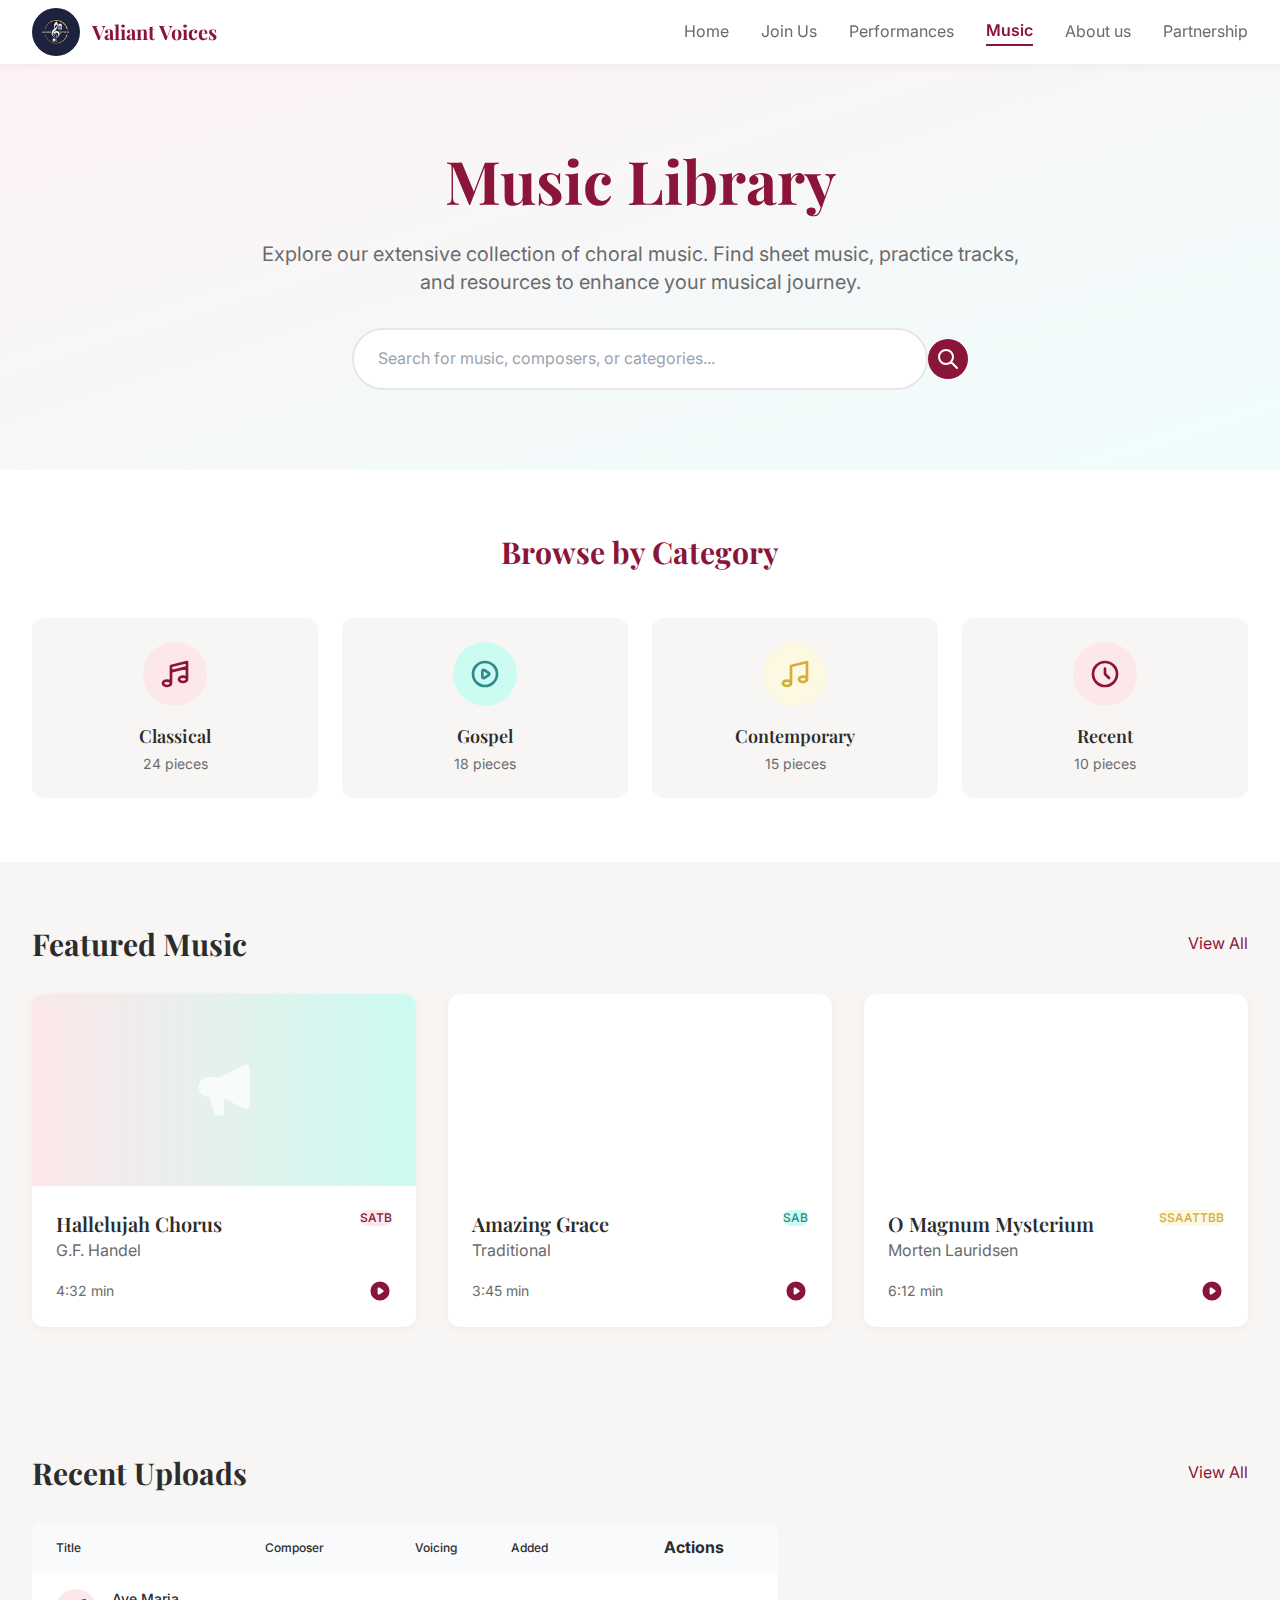
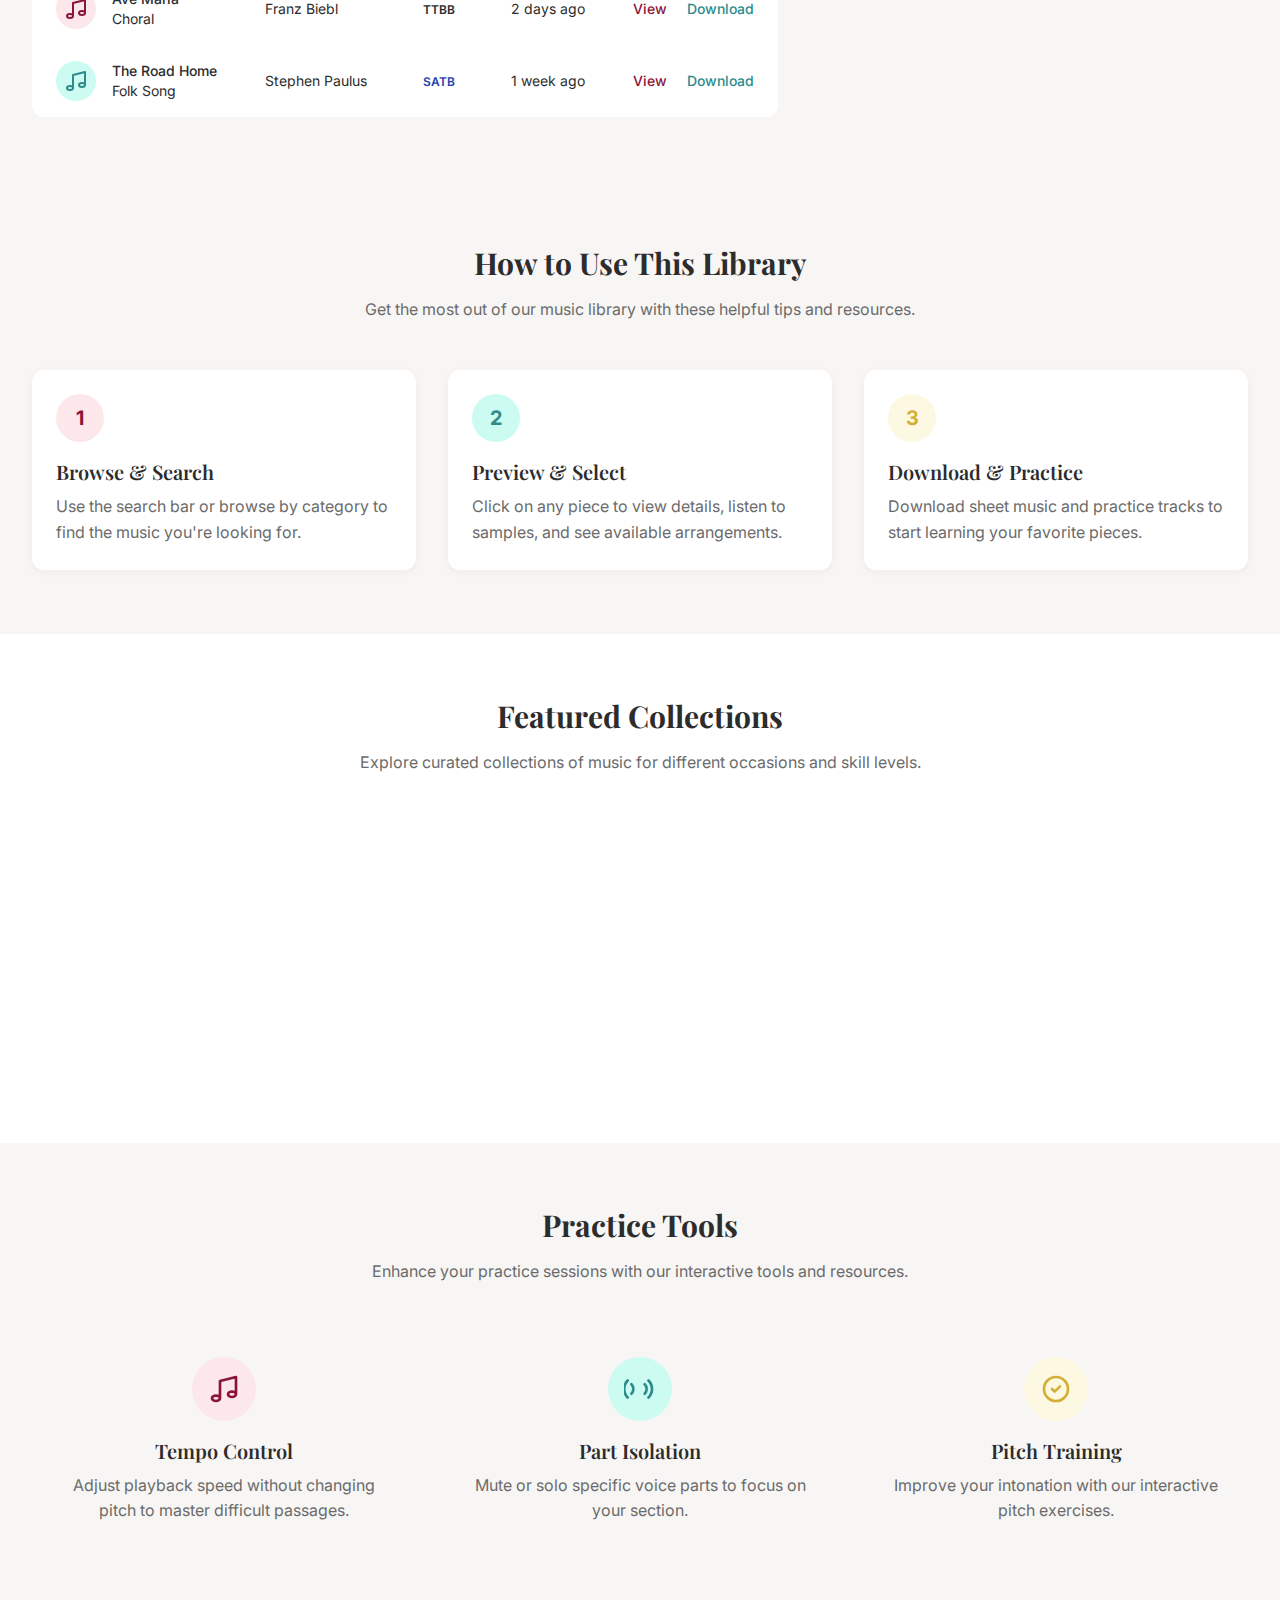
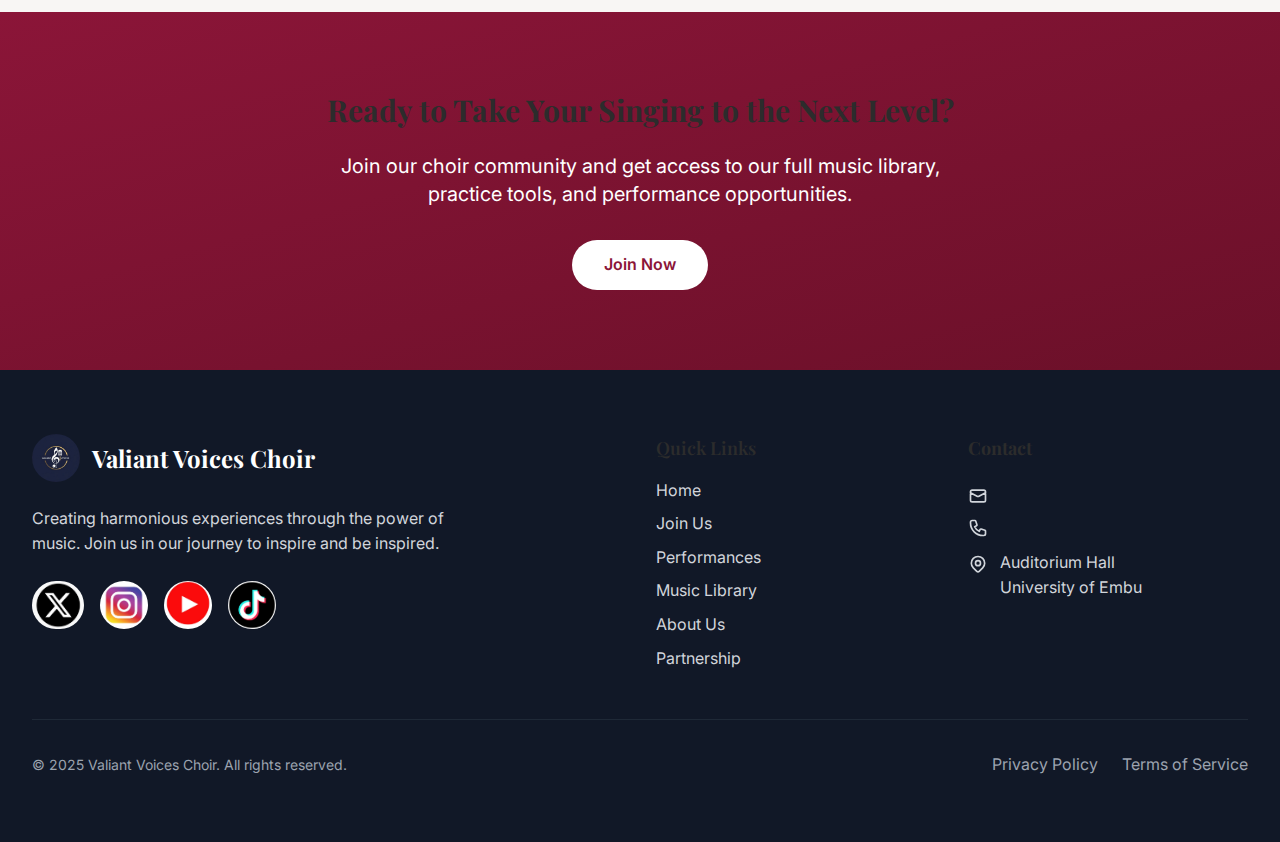
<file: pages/music_library.html>
<!DOCTYPE html>
<html lang="en">
<head>
    <meta charset="UTF-8">
    <meta name="viewport" content="width=device-width, initial-scale=1.0">
    <link rel="stylesheet" href="../css/main.css" />
    <meta name="description" content="Transform your practice with interactive sheet music, synchronized tracks, and real-time feedback tools. Practice with precision and track your progress." />
    <title>Music Library - Valiant Choir Hub</title>
</head>
<body class="bg-background">
    <!-- Navigation -->
    <nav class="bg-white shadow-card sticky top-0 z-50">
        <div class="max-w-7xl mx-auto px-4 sm:px-6 lg:px-8">
            <div class="flex justify-between items-center h-16">
                <!-- Logo -->
                <div class="flex items-center">
                    <img src="valiant.jpeg" alt="Valiant Voices Logo" class="h-12 w-auto rounded-full">
                    <span class="ml-3 text-xl font-serif font-bold text-primary">Valiant Voices</span>
                </div>
                
                <!-- Desktop Navigation -->
                <div class="hidden md:flex items-center space-x-8">
                    <a href="homepage.html" class="text-text-secondary hover:text-primary transition-smooth">Home</a>
                    <a href="join_our_choir.html" class="text-text-secondary hover:text-primary transition-smooth">Join Us</a>
                    <a href="upcoming_performances.html" class="text-text-secondary hover:text-primary transition-smooth">Performances</a>
                    <a href="music_library.html" class="text-primary font-semibold border-b-2 border-primary">Music</a>
                    <a href="about_valiant_choir.html" class="text-text-secondary hover:text-primary transition-smooth">About us</a>
                    <a href="partnership.html" class="text-text-secondary hover:text-primary transition-smooth">Partnership</a>
                </div>
                
                <!-- Mobile Menu Button -->
                <div class="md:hidden">
                    <button id="mobile-menu-btn" class="text-primary hover:text-primary-700">
                        <svg class="h-6 w-6" fill="none" stroke="currentColor" viewBox="0 0 24 24">
                            <path stroke-linecap="round" stroke-linejoin="round" stroke-width="2" d="M4 6h16M4 12h16M4 18h16"/>
                        </svg>
                    </button>
                </div>
            </div>
        </div>
        
        <!-- Mobile Menu -->
        <div id="mobile-menu" class="hidden md:hidden bg-white border-t border-gray-200">
            <div class="px-2 pt-2 pb-3 space-y-1">
                <a href="homepage.html" class="block px-3 py-2 text-text-secondary hover:text-primary">Home</a>
                <a href="join_our_choir.html" class="block px-3 py-2 text-text-secondary hover:text-primary">Join Us</a>
                <a href="upcoming_performances.html" class="block px-3 py-2 text-text-secondary hover:text-primary">Performances</a>
                <a href="music_library.html" class="block px-3 py-2 text-primary font-semibold">Music</a>
                <a href="about_valiant_choir.html" class="block px-3 py-2 text-text-secondary hover:text-primary">About</a>
                <a href="partnership.html" class="block px-3 py-2 text-text-secondary hover:text-primary transition-smooth">Partnership</a>
            </div>
        </div>
    </nav>

    <!-- Hero Section -->
    <section class="bg-gradient-to-br from-primary-50 to-accent-50 py-20">
        <div class="max-w-7xl mx-auto px-4 sm:px-6 lg:px-8">
            <div class="text-center">
                <h1 class="text-5xl md:text-6xl font-serif font-bold text-primary mb-6">
                    Music Library
                </h1>
                <p class="text-xl text-text-secondary mb-8 max-w-3xl mx-auto">
                    Explore our extensive collection of choral music. Find sheet music, practice tracks, and resources to enhance your musical journey.
                </p>
                <div class="max-w-xl mx-auto">
                    <div class="relative">
                        <input type="text" placeholder="Search for music, composers, or categories..." class="w-full px-6 py-4 rounded-full border-2 border-gray-200 focus:border-primary focus:ring-2 focus:ring-primary-100 focus:outline-none transition-smooth">
                        <button class="absolute right-2 top-1/2 transform -translate-y-1/2 bg-primary text-white p-2 rounded-full hover:bg-primary-700 transition-smooth">
                            <svg class="w-6 h-6" fill="none" stroke="currentColor" viewBox="0 0 24 24">
                                <path stroke-linecap="round" stroke-linejoin="round" stroke-width="2" d="M21 21l-6-6m2-5a7 7 0 11-14 0 7 7 0 0114 0z"/>
                            </svg>
                        </button>
                    </div>
                </div>
            </div>
        </div>
    </section>

    <!-- Categories Section -->
    <section class="py-16 bg-white">
        <div class="max-w-7xl mx-auto px-4 sm:px-6 lg:px-8">
            <h2 class="text-3xl font-serif font-bold text-center text-primary mb-12">Browse by Category</h2>
            <div class="grid grid-cols-2 md:grid-cols-4 gap-6">
                <a href="#" class="bg-surface rounded-xl p-6 text-center hover:shadow-card transition-smooth group">
                    <div class="w-16 h-16 bg-primary-100 rounded-full flex items-center justify-center mx-auto mb-4 group-hover:bg-primary-200 transition-smooth">
                        <svg class="w-8 h-8 text-primary" fill="none" stroke="currentColor" viewBox="0 0 24 24">
                            <path stroke-linecap="round" stroke-linejoin="round" stroke-width="2" d="M9 19V6l12-3v13M9 19c0 1.105-1.343 2-3 2s-3-.895-3-2 1.343-2 3-2 3 .895 3 2zm12-3c0 1.105-1.343 2-3 2s-3-.895-3-2 1.343-2 3-2 3 .895 3 2zM9 10l12-3"/>
                        </svg>
                    </div>
                    <h3 class="font-semibold text-lg text-text-primary">Classical</h3>
                    <p class="text-sm text-text-secondary mt-1">24 pieces</p>
                </a>
                
                <a href="#" class="bg-surface rounded-xl p-6 text-center hover:shadow-card transition-smooth group">
                    <div class="w-16 h-16 bg-accent-100 rounded-full flex items-center justify-center mx-auto mb-4 group-hover:bg-accent-200 transition-smooth">
                        <svg class="w-8 h-8 text-accent" fill="none" stroke="currentColor" viewBox="0 0 24 24">
                            <path stroke-linecap="round" stroke-linejoin="round" stroke-width="2" d="M14.752 11.168l-3.197-2.132A1 1 0 0010 9.87v4.263a1 1 0 001.555.832l3.197-2.132a1 1 0 000-1.664z"/>
                            <path stroke-linecap="round" stroke-linejoin="round" stroke-width="2" d="M21 12a9 9 0 11-18 0 9 9 0 0118 0z"/>
                        </svg>
                    </div>
                    <h3 class="font-semibold text-lg text-text-primary">Gospel</h3>
                    <p class="text-sm text-text-secondary mt-1">18 pieces</p>
                </a>
                
                <a href="#" class="bg-surface rounded-xl p-6 text-center hover:shadow-card transition-smooth group">
                    <div class="w-16 h-16 bg-secondary-100 rounded-full flex items-center justify-center mx-auto mb-4 group-hover:bg-secondary-200 transition-smooth">
                        <svg class="w-8 h-8 text-secondary" fill="none" stroke="currentColor" viewBox="0 0 24 24">
                            <path stroke-linecap="round" stroke-linejoin="round" stroke-width="2" d="M9 19V6l12-3v13M9 19c0 1.105-1.343 2-3 2s-3-.895-3-2 1.343-2 3-2 3 .895 3 2zm12-3c0 1.105-1.343 2-3 2s-3-.895-3-2 1.343-2 3-2 3 .895 3 2z"/>
                        </svg>
                    </div>
                    <h3 class="font-semibold text-lg text-text-primary">Contemporary</h3>
                    <p class="text-sm text-text-secondary mt-1">15 pieces</p>
                </a>
                
                <a href="#" class="bg-surface rounded-xl p-6 text-center hover:shadow-card transition-smooth group">
                    <div class="w-16 h-16 bg-primary-100 rounded-full flex items-center justify-center mx-auto mb-4 group-hover:bg-primary-200 transition-smooth">
                        <svg class="w-8 h-8 text-primary" fill="none" stroke="currentColor" viewBox="0 0 24 24">
                            <path stroke-linecap="round" stroke-linejoin="round" stroke-width="2" d="M12 8v4l3 3m6-3a9 9 0 11-18 0 9 9 0 0118 0z"/>
                        </svg>
                    </div>
                    <h3 class="font-semibold text-lg text-text-primary">Recent</h3>
                    <p class="text-sm text-text-secondary mt-1">10 pieces</p>
                </a>
            </div>
        </div>
    </section>

    <!-- Featured Music -->
    <section class="py-16 bg-surface">
        <div class="max-w-7xl mx-auto px-4 sm:px-6 lg:px-8">
            <div class="flex justify-between items-center mb-8">
                <h2 class="text-3xl font-serif font-bold text-text-primary">Featured Music</h2>
                <a href="#" class="text-primary hover:underline">View All</a>
            </div>
            
            <div class="grid md:grid-cols-2 lg:grid-cols-3 gap-8">
                <!-- Music Card 1 -->
                <div class="bg-white rounded-xl shadow-card overflow-hidden hover:shadow-xl transition-smooth">
                    <div class="h-48 bg-gradient-to-r from-primary-100 to-accent-100 flex items-center justify-center">
                        <svg class="w-16 h-16 text-white opacity-75" fill="currentColor" viewBox="0 0 20 20">
                            <path d="M18 3a1 1 0 00-1.447-.894L8.763 6H5a3 3 0 000 6h.28l1.771 5.316A1 1 0 008 18h1a1 1 0 001-1v-4.382l6.553 3.276A1 1 0 0018 15V3z"/>
                        </svg>
                    </div>
                    <div class="p-6">
                        <div class="flex justify-between items-start">
                            <div>
                                <h3 class="text-xl font-semibold text-text-primary">Hallelujah Chorus</h3>
                                <p class="text-text-secondary">G.F. Handel</p>
                            </div>
                            <span class="bg-primary-100 text-primary text-xs font-medium px-2.5 py-0.5 rounded-full">SATB</span>
                        </div>
                        <div class="mt-4 flex items-center justify-between">
                            <span class="text-sm text-text-secondary">4:32 min</span>
                            <button class="text-primary hover:text-primary-700">
                                <svg class="w-6 h-6" fill="currentColor" viewBox="0 0 20 20">
                                    <path fill-rule="evenodd" d="M10 18a8 8 0 100-16 8 8 0 000 16zM9.555 7.168A1 1 0 008 8v4a1 1 0 001.555.832l3-2a1 1 0 000-1.664l-3-2z" clip-rule="evenodd"/>
                                </svg>
                            </button>
                        </div>
                    </div>
                </div>
                
                <!-- Music Card 2 -->
                <div class="bg-white rounded-xl shadow-card overflow-hidden hover:shadow-xl transition-smooth">
                    <div class="h-48 bg-gradient-to-r from-accent-100 to-secondary-100 flex items-center justify-center">
                        <svg class="w-16 h-16 text-white opacity-75" fill="currentColor" viewBox="0 0 20 20">
                            <path d="M18 3a1 1 0 00-1.447-.894L8.763 6H5a3 3 0 000 6h.28l1.771 5.316A1 1 0 008 18h1a1 1 0 001-1v-4.382l6.553 3.276A1 1 0 0018 15V3z"/>
                        </svg>
                    </div>
                    <div class="p-6">
                        <div class="flex justify-between items-start">
                            <div>
                                <h3 class="text-xl font-semibold text-text-primary">Amazing Grace</h3>
                                <p class="text-text-secondary">Traditional</p>
                            </div>
                            <span class="bg-accent-100 text-accent text-xs font-medium px-2.5 py-0.5 rounded-full">SAB</span>
                        </div>
                        <div class="mt-4 flex items-center justify-between">
                            <span class="text-sm text-text-secondary">3:45 min</span>
                            <button class="text-primary hover:text-primary-700">
                                <svg class="w-6 h-6" fill="currentColor" viewBox="0 0 20 20">
                                    <path fill-rule="evenodd" d="M10 18a8 8 0 100-16 8 8 0 000 16zM9.555 7.168A1 1 0 008 8v4a1 1 0 001.555.832l3-2a1 1 0 000-1.664l-3-2z" clip-rule="evenodd"/>
                                </svg>
                            </button>
                        </div>
                    </div>
                </div>
                
                <!-- Music Card 3 -->
                <div class="bg-white rounded-xl shadow-card overflow-hidden hover:shadow-xl transition-smooth">
                    <div class="h-48 bg-gradient-to-r from-secondary-100 to-primary-100 flex items-center justify-center">
                        <svg class="w-16 h-16 text-white opacity-75" fill="currentColor" viewBox="0 0 20 20">
                            <path d="M18 3a1 1 0 00-1.447-.894L8.763 6H5a3 3 0 000 6h.28l1.771 5.316A1 1 0 008 18h1a1 1 0 001-1v-4.382l6.553 3.276A1 1 0 0018 15V3z"/>
                        </svg>
                    </div>
                    <div class="p-6">
                        <div class="flex justify-between items-start">
                            <div>
                                <h3 class="text-xl font-semibold text-text-primary">O Magnum Mysterium</h3>
                                <p class="text-text-secondary">Morten Lauridsen</p>
                            </div>
                            <span class="bg-secondary-100 text-secondary text-xs font-medium px-2.5 py-0.5 rounded-full">SSAATTBB</span>
                        </div>
                        <div class="mt-4 flex items-center justify-between">
                            <span class="text-sm text-text-secondary">6:12 min</span>
                            <button class="text-primary hover:text-primary-700">
                                <svg class="w-6 h-6" fill="currentColor" viewBox="0 0 20 20">
                                    <path fill-rule="evenodd" d="M10 18a8 8 0 100-16 8 8 0 000 16zM9.555 7.168A1 1 0 008 8v4a1 1 0 001.555.832l3-2a1 1 0 000-1.664l-3-2z" clip-rule="evenodd"/>
                                </svg>
                            </button>
                        </div>
                    </div>
                </div>
            </div>
        </div>
    </section>

    <!-- Recent Uploads Section -->
    <section class="py-16 bg-surface">
        <div class="max-w-7xl mx-auto px-4 sm:px-6 lg:px-8">
            <div class="flex justify-between items-center mb-8">
                <h2 class="text-3xl font-serif font-bold text-text-primary">Recent Uploads</h2>
                <a href="#" class="text-primary hover:underline">View All</a>
            </div>
            
            <div class="overflow-x-auto">
                <table class="min-w-full bg-white rounded-xl overflow-hidden">
                    <thead class="bg-gray-50">
                        <tr>
                            <th scope="col" class="px-6 py-3 text-left text-xs font-medium text-gray-500 uppercase tracking-wider">Title</th>
                            <th scope="col" class="px-6 py-3 text-left text-xs font-medium text-gray-500 uppercase tracking-wider">Composer</th>
                            <th scope="col" class="px-6 py-3 text-left text-xs font-medium text-gray-500 uppercase tracking-wider">Voicing</th>
                            <th scope="col" class="px-6 py-3 text-left text-xs font-medium text-gray-500 uppercase tracking-wider">Added</th>
                            <th scope="col" class="relative px-6 py-3"><span class="sr-only">Actions</span></th>
                        </tr>
                    </thead>
                    <tbody class="bg-white divide-y divide-gray-200">
                        <tr class="hover:bg-gray-50">
                            <td class="px-6 py-4 whitespace-nowrap">
                                <div class="flex items-center">
                                    <div class="flex-shrink-0 h-10 w-10 bg-primary-100 rounded-full flex items-center justify-center">
                                        <svg class="h-6 w-6 text-primary" fill="none" stroke="currentColor" viewBox="0 0 24 24">
                                            <path stroke-linecap="round" stroke-linejoin="round" stroke-width="2" d="M9 19V6l12-3v13M9 19c0 1.105-1.343 2-3 2s-3-.895-3-2 1.343-2 3-2 3 .895 3 2zm12-3c0 1.105-1.343 2-3 2s-3-.895-3-2 1.343-2 3-2 3 .895 3 2z"/>
                                        </svg>
                                    </div>
                                    <div class="ml-4">
                                        <div class="text-sm font-medium text-gray-900">Ave Maria</div>
                                        <div class="text-sm text-gray-500">Choral</div>
                                    </div>
                                </div>
                            </td>
                            <td class="px-6 py-4 whitespace-nowrap text-sm text-gray-500">Franz Biebl</td>
                            <td class="px-6 py-4 whitespace-nowrap">
                                <span class="px-2 inline-flex text-xs leading-5 font-semibold rounded-full bg-green-100 text-green-800">TTBB</span>
                            </td>
                            <td class="px-6 py-4 whitespace-nowrap text-sm text-gray-500">2 days ago</td>
                            <td class="px-6 py-4 whitespace-nowrap text-right text-sm font-medium">
                                <a href="#" class="text-primary hover:text-primary-700 mr-4">View</a>
                                <a href="#" class="text-accent hover:text-accent-700">Download</a>
                            </td>
                        </tr>
                        <tr class="hover:bg-gray-50">
                            <td class="px-6 py-4 whitespace-nowrap">
                                <div class="flex items-center">
                                    <div class="flex-shrink-0 h-10 w-10 bg-accent-100 rounded-full flex items-center justify-center">
                                        <svg class="h-6 w-6 text-accent" fill="none" stroke="currentColor" viewBox="0 0 24 24">
                                            <path stroke-linecap="round" stroke-linejoin="round" stroke-width="2" d="M9 19V6l12-3v13M9 19c0 1.105-1.343 2-3 2s-3-.895-3-2 1.343-2 3-2 3 .895 3 2zm12-3c0 1.105-1.343 2-3 2s-3-.895-3-2 1.343-2 3-2 3 .895 3 2z"/>
                                        </svg>
                                    </div>
                                    <div class="ml-4">
                                        <div class="text-sm font-medium text-gray-900">The Road Home</div>
                                        <div class="text-sm text-gray-500">Folk Song</div>
                                    </div>
                                </div>
                            </td>
                            <td class="px-6 py-4 whitespace-nowrap text-sm text-gray-500">Stephen Paulus</td>
                            <td class="px-6 py-4 whitespace-nowrap">
                                <span class="px-2 inline-flex text-xs leading-5 font-semibold rounded-full bg-blue-100 text-blue-800">SATB</span>
                            </td>
                            <td class="px-6 py-4 whitespace-nowrap text-sm text-gray-500">1 week ago</td>
                            <td class="px-6 py-4 whitespace-nowrap text-right text-sm font-medium">
                                <a href="#" class="text-primary hover:text-primary-700 mr-4">View</a>
                                <a href="#" class="text-accent hover:text-accent-700">Download</a>
                            </td>
                        </tr>
                    </tbody>
                </table>
            </div>
        </div>
    </section>

    <!-- How to Use This Library Section -->
    <section class="py-16 bg-surface">
        <div class="max-w-7xl mx-auto px-4 sm:px-6 lg:px-8">
            <div class="text-center mb-12">
                <h2 class="text-3xl font-serif font-bold text-text-primary mb-4">How to Use This Library</h2>
                <p class="text-text-secondary max-w-3xl mx-auto">Get the most out of our music library with these helpful tips and resources.</p>
            </div>
            
            <div class="grid md:grid-cols-3 gap-8">
                <div class="bg-white p-6 rounded-xl shadow-card hover:shadow-xl transition-smooth">
                    <div class="w-12 h-12 bg-primary-100 rounded-full flex items-center justify-center mb-4">
                        <span class="text-primary text-xl font-bold">1</span>
                    </div>
                    <h3 class="text-xl font-semibold text-text-primary mb-2">Browse & Search</h3>
                    <p class="text-text-secondary">Use the search bar or browse by category to find the music you're looking for.</p>
                </div>
                
                <div class="bg-white p-6 rounded-xl shadow-card hover:shadow-xl transition-smooth">
                    <div class="w-12 h-12 bg-accent-100 rounded-full flex items-center justify-center mb-4">
                        <span class="text-accent text-xl font-bold">2</span>
                    </div>
                    <h3 class="text-xl font-semibold text-text-primary mb-2">Preview & Select</h3>
                    <p class="text-text-secondary">Click on any piece to view details, listen to samples, and see available arrangements.</p>
                </div>
                
                <div class="bg-white p-6 rounded-xl shadow-card hover:shadow-xl transition-smooth">
                    <div class="w-12 h-12 bg-secondary-100 rounded-full flex items-center justify-center mb-4">
                        <span class="text-secondary text-xl font-bold">3</span>
                    </div>
                    <h3 class="text-xl font-semibold text-text-primary mb-2">Download & Practice</h3>
                    <p class="text-text-secondary">Download sheet music and practice tracks to start learning your favorite pieces.</p>
                </div>
            </div>
        </div>
    </section>

    <!-- Featured Collections Section -->
    <section class="py-16 bg-white">
        <div class="max-w-7xl mx-auto px-4 sm:px-6 lg:px-8">
            <div class="text-center mb-12">
                <h2 class="text-3xl font-serif font-bold text-text-primary mb-4">Featured Collections</h2>
                <p class="text-text-secondary max-w-3xl mx-auto">Explore curated collections of music for different occasions and skill levels.</p>
            </div>
            
            <div class="grid md:grid-cols-2 lg:grid-cols-3 gap-8">
                <div class="relative rounded-xl overflow-hidden group">
                    <div class="h-64 bg-gradient-to-r from-primary-600 to-primary-400 flex items-center justify-center">
                        <span class="text-white text-4xl font-serif font-bold text-center p-4">Holiday Favorites</span>
                    </div>
                    <div class="absolute inset-0 bg-black bg-opacity-50 flex items-center justify-center opacity-0 group-hover:opacity-100 transition-opacity duration-300">
                        <a href="#" class="bg-white text-primary font-semibold px-6 py-2 rounded-full hover:bg-gray-100 transition-smooth">View Collection</a>
                    </div>
                </div>
                
                <div class="relative rounded-xl overflow-hidden group">
                    <div class="h-64 bg-gradient-to-r from-accent-600 to-accent-400 flex items-center justify-center">
                        <span class="text-white text-4xl font-serif font-bold text-center p-4">Beginner's Corner</span>
                    </div>
                    <div class="absolute inset-0 bg-black bg-opacity-50 flex items-center justify-center opacity-0 group-hover:opacity-100 transition-opacity duration-300">
                        <a href="#" class="bg-white text-accent font-semibold px-6 py-2 rounded-full hover:bg-gray-100 transition-smooth">View Collection</a>
                    </div>
                </div>
                
                <div class="relative rounded-xl overflow-hidden group md:col-span-2 lg:col-span-1">
                    <div class="h-64 bg-gradient-to-r from-secondary-600 to-secondary-400 flex items-center justify-center">
                        <span class="text-white text-4xl font-serif font-bold text-center p-4">Concert Classics</span>
                    </div>
                    <div class="absolute inset-0 bg-black bg-opacity-50 flex items-center justify-center opacity-0 group-hover:opacity-100 transition-opacity duration-300">
                        <a href="#" class="bg-white text-secondary font-semibold px-6 py-2 rounded-full hover:bg-gray-100 transition-smooth">View Collection</a>
                    </div>
                </div>
            </div>
        </div>
    </section>

    <!-- Practice Tools Section -->
    <section class="py-16 bg-surface">
        <div class="max-w-7xl mx-auto px-4 sm:px-6 lg:px-8">
            <div class="text-center mb-12">
                <h2 class="text-3xl font-serif font-bold text-text-primary mb-4">Practice Tools</h2>
                <p class="text-text-secondary max-w-2xl mx-auto">Enhance your practice sessions with our interactive tools and resources.</p>
            </div>
            
            <div class="grid md:grid-cols-3 gap-8">
                <div class="bg-surface rounded-xl p-6 text-center hover:shadow-card transition-smooth">
                    <div class="w-16 h-16 bg-primary-100 rounded-full flex items-center justify-center mx-auto mb-4">
                        <svg class="w-8 h-8 text-primary" fill="none" stroke="currentColor" viewBox="0 0 24 24">
                            <path stroke-linecap="round" stroke-linejoin="round" stroke-width="2" d="M9 19V6l12-3v13M9 19c0 1.105-1.343 2-3 2s-3-.895-3-2 1.343-2 3-2 3 .895 3 2zm12-3c0 1.105-1.343 2-3 2s-3-.895-3-2 1.343-2 3-2 3 .895 3 2z"/>
                        </svg>
                    </div>
                    <h3 class="text-xl font-semibold text-text-primary mb-2">Tempo Control</h3>
                    <p class="text-text-secondary">Adjust playback speed without changing pitch to master difficult passages.</p>
                </div>
                
                <div class="bg-surface rounded-xl p-6 text-center hover:shadow-card transition-smooth">
                    <div class="w-16 h-16 bg-accent-100 rounded-full flex items-center justify-center mx-auto mb-4">
                        <svg class="w-8 h-8 text-accent" fill="none" stroke="currentColor" viewBox="0 0 24 24">
                            <path stroke-linecap="round" stroke-linejoin="round" stroke-width="2" d="M15.536 8.464a5 5 0 010 7.072m2.828-9.9a9 9 0 010 12.728M5.586 15.536a5 5 0 000-7.072m-2.828 9.9a9 9 0 010-12.728"/>
                        </svg>
                    </div>
                    <h3 class="text-xl font-semibold text-text-primary mb-2">Part Isolation</h3>
                    <p class="text-text-secondary">Mute or solo specific voice parts to focus on your section.</p>
                </div>
                
                <div class="bg-surface rounded-xl p-6 text-center hover:shadow-card transition-smooth">
                    <div class="w-16 h-16 bg-secondary-100 rounded-full flex items-center justify-center mx-auto mb-4">
                        <svg class="w-8 h-8 text-secondary" fill="none" stroke="currentColor" viewBox="0 0 24 24">
                            <path stroke-linecap="round" stroke-linejoin="round" stroke-width="2" d="M9 12l2 2 4-4m6 2a9 9 0 11-18 0 9 9 0 0118 0z"/>
                        </svg>
                    </div>
                    <h3 class="text-xl font-semibold text-text-primary mb-2">Pitch Training</h3>
                    <p class="text-text-secondary">Improve your intonation with our interactive pitch exercises.</p>
                </div>
            </div>
        </div>
    </section>

    <!-- Call to Action -->
    <section class="py-20 bg-gradient-to-br from-primary to-primary-900 text-white">
        <div class="max-w-7xl mx-auto px-4 sm:px-6 lg:px-8 text-center">
            <h2 class="text-3xl font-serif font-bold mb-6">Ready to Take Your Singing to the Next Level?</h2>
            <p class="text-xl mb-8 max-w-2xl mx-auto">Join our choir community and get access to our full music library, practice tools, and performance opportunities.</p>
            <a href="join_our_choir.html" class="inline-block bg-white text-primary font-semibold px-8 py-3 rounded-full hover:bg-gray-100 transition-smooth">Join Now</a>
        </div>
    </section>

    <!--Footer section-->
    <!-- Footer -->
    <footer class="bg-gray-900 text-white py-16">
        <div class="max-w-7xl mx-auto px-4 sm:px-6 lg:px-8">
            <div class="grid md:grid-cols-4 gap-8">
                <!-- Logo and Description -->
                <div class="md:col-span-2">
                    <div class="flex items-center mb-6">
                        <img src="valiant.jpeg" alt="Valiant Voices Logo" class="h-12 w-auto rounded-full">
                        <span class="ml-3 text-2xl font-serif font-bold">Valiant Voices Choir</span>
                    </div>
                    <p class="text-gray-300 mb-6 max-w-md">
                        Creating harmonious experiences through the power of music. Join us in our journey to inspire and be inspired.
                    </p>
                    <div class="flex space-x-4">
                        <a href="javascript:void(0)" class="text-gray-400 hover:text-secondary transition-smooth">
                            <img src="x.jpeg" alt="twitter logo" class="h-12 w-auto rounded-full">
                        </a>
                        <a href="javascript:void(0)" class="text-gray-400 hover:text-secondary transition-smooth">
                            <img src="instagram.jpeg" alt="instagram logo" class="h-12 w-auto rounded-full">
                        </a>
                        <a href="javascript:void(0)" class="text-gray-400 hover:text-secondary transition-smooth">
                            <img src="youtube.jpeg" alt="youtube logo" class="h-12 w-auto rounded-full">
                        </a>
                        <a href="javascript:void(0)" class="text-gray-400 hover:text-secondary transition-smooth">
                            <img src="tiktok.jpeg" alt="tiktok logo" class="h-12 w-auto rounded-full">
                        </a>
                    </div>
                </div>
                
                <!-- Quick Links -->
                <div>
                    <h3 class="text-lg font-semibold mb-4">Quick Links</h3>
                    <ul class="space-y-2">
                        <li><a href="homepage.html" class="text-gray-300 hover:text-white transition-smooth">Home</a></li>
                        <li><a href="join_our_choir.html" class="text-gray-300 hover:text-white transition-smooth">Join Us</a></li>
                        <li><a href="upcoming_performances.html" class="text-gray-300 hover:text-white transition-smooth">Performances</a></li>
                        <li><a href="music_library.html" class="text-gray-300 hover:text-white transition-smooth">Music Library</a></li>
                        <li><a href="about_valiant_choir.html" class="text-gray-300 hover:text-white transition-smooth">About Us</a></li>
                        <li><a href="partnership.html" class="text-gray-300 hover:text-white transition-smooth">Partnership</a></li>
                    </ul>
                </div>
                
                <!-- Contact Info -->
                <div>
                    <h3 class="text-lg font-serif font-bold mb-6">Contact</h3>
                    <ul class="space-y-3 text-gray-300">
                        <li class="flex items-center">
                            <svg class="w-5 h-5 mr-3" fill="none" stroke="currentColor" viewBox="0 0 24 24">
                                <path stroke-linecap="round" stroke-linejoin="round" stroke-width="2" d="M3 8l7.89 4.26a2 2 0 002.22 0L21 8M5 19h14a2 2 0 002-2V7a2 2 0 00-2-2H5a2 2 0 00-2 2v10a2 2 0 002 2z"/>
                            </svg>
                            
                        </li>
                        <li class="flex items-center">
                            <svg class="w-5 h-5 mr-3" fill="none" stroke="currentColor" viewBox="0 0 24 24">
                                <path stroke-linecap="round" stroke-linejoin="round" stroke-width="2" d="M3 5a2 2 0 012-2h3.28a1 1 0 01.948.684l1.498 4.493a1 1 0 01-.502 1.21l-2.257 1.13a11.042 11.042 0 005.516 5.516l1.13-2.257a1 1 0 011.21-.502l4.493 1.498a1 1 0 01.684.949V19a2 2 0 01-2 2h-1C9.716 21 3 14.284 3 6V5z"/>
                            </svg>
                            
                        </li>
                        <li class="flex items-start">
                            <svg class="w-5 h-5 mr-3 mt-1" fill="none" stroke="currentColor" viewBox="0 0 24 24">
                                <path stroke-linecap="round" stroke-linejoin="round" stroke-width="2" d="M17.657 16.657L13.414 20.9a1.998 1.998 0 01-2.827 0l-4.244-4.243a8 8 0 1111.314 0z"/>
                                <path stroke-linecap="round" stroke-linejoin="round" stroke-width="2" d="M15 11a3 3 0 11-6 0 3 3 0 016 0z"/>
                            </svg>
                            Auditorium Hall<br />University of Embu
                        </li>
                    </ul>
                </div>
            </div>
            
            <div class="border-t border-gray-800 mt-12 pt-8 flex flex-col md:flex-row justify-between items-center">
                <p class="text-gray-400 text-sm">&copy; 2025 Valiant Voices Choir. All rights reserved.</p>
                <div class="flex space-x-6 mt-4 md:mt-0">
                    <a href="#" class="text-gray-400 hover:text-white transition-smooth">Privacy Policy</a>
                    <a href="#" class="text-gray-400 hover:text-white transition-smooth">Terms of Service</a>
                </div>
            </div>
        </div>
    </footer>



    <!-- Mobile Menu Toggle -->
    <script>
        // Mobile Menu Toggle
        const mobileMenuBtn = document.getElementById('mobile-menu-btn');
        const mobileMenu = document.getElementById('mobile-menu');
        
        if (mobileMenuBtn && mobileMenu) {
            mobileMenuBtn.addEventListener('click', () => {
                mobileMenu.classList.toggle('hidden');
            });
        }

        // Back to Top Button
        const backToTopButton = document.getElementById('back-to-top');
        
        window.addEventListener('scroll', () => {
            if (window.pageYOffset > 300) {
                backToTopButton.classList.remove('opacity-0', 'invisible');
                backToTopButton.classList.add('opacity-100', 'visible');
            } else {
                backToTopButton.classList.remove('opacity-100', 'visible');
                backToTopButton.classList.add('opacity-0', 'invisible');
            }
        });
        
        backToTopButton.addEventListener('click', () => {
            window.scrollTo({
                top: 0,
                behavior: 'smooth'
            });
        });

        // Search functionality
        const searchInput = document.querySelector('input[type="text"]');
        const searchButton = searchInput?.nextElementSibling;
        
        if (searchButton) {
            searchButton.addEventListener('click', () => {
                const searchTerm = searchInput.value.trim();
                if (searchTerm) {
                    // Here you would typically make an API call or filter the content
                    console.log('Searching for:', searchTerm);
                    // For demo purposes, we'll just show an alert
                    alert(`Search functionality would show results for: ${searchTerm}`);
                }
            });
            
            // Allow search on Enter key
            searchInput.addEventListener('keypress', (e) => {
                if (e.key === 'Enter') {
                    searchButton.click();
                }
            });
        }
    </script>
</body>
</html>
</file>
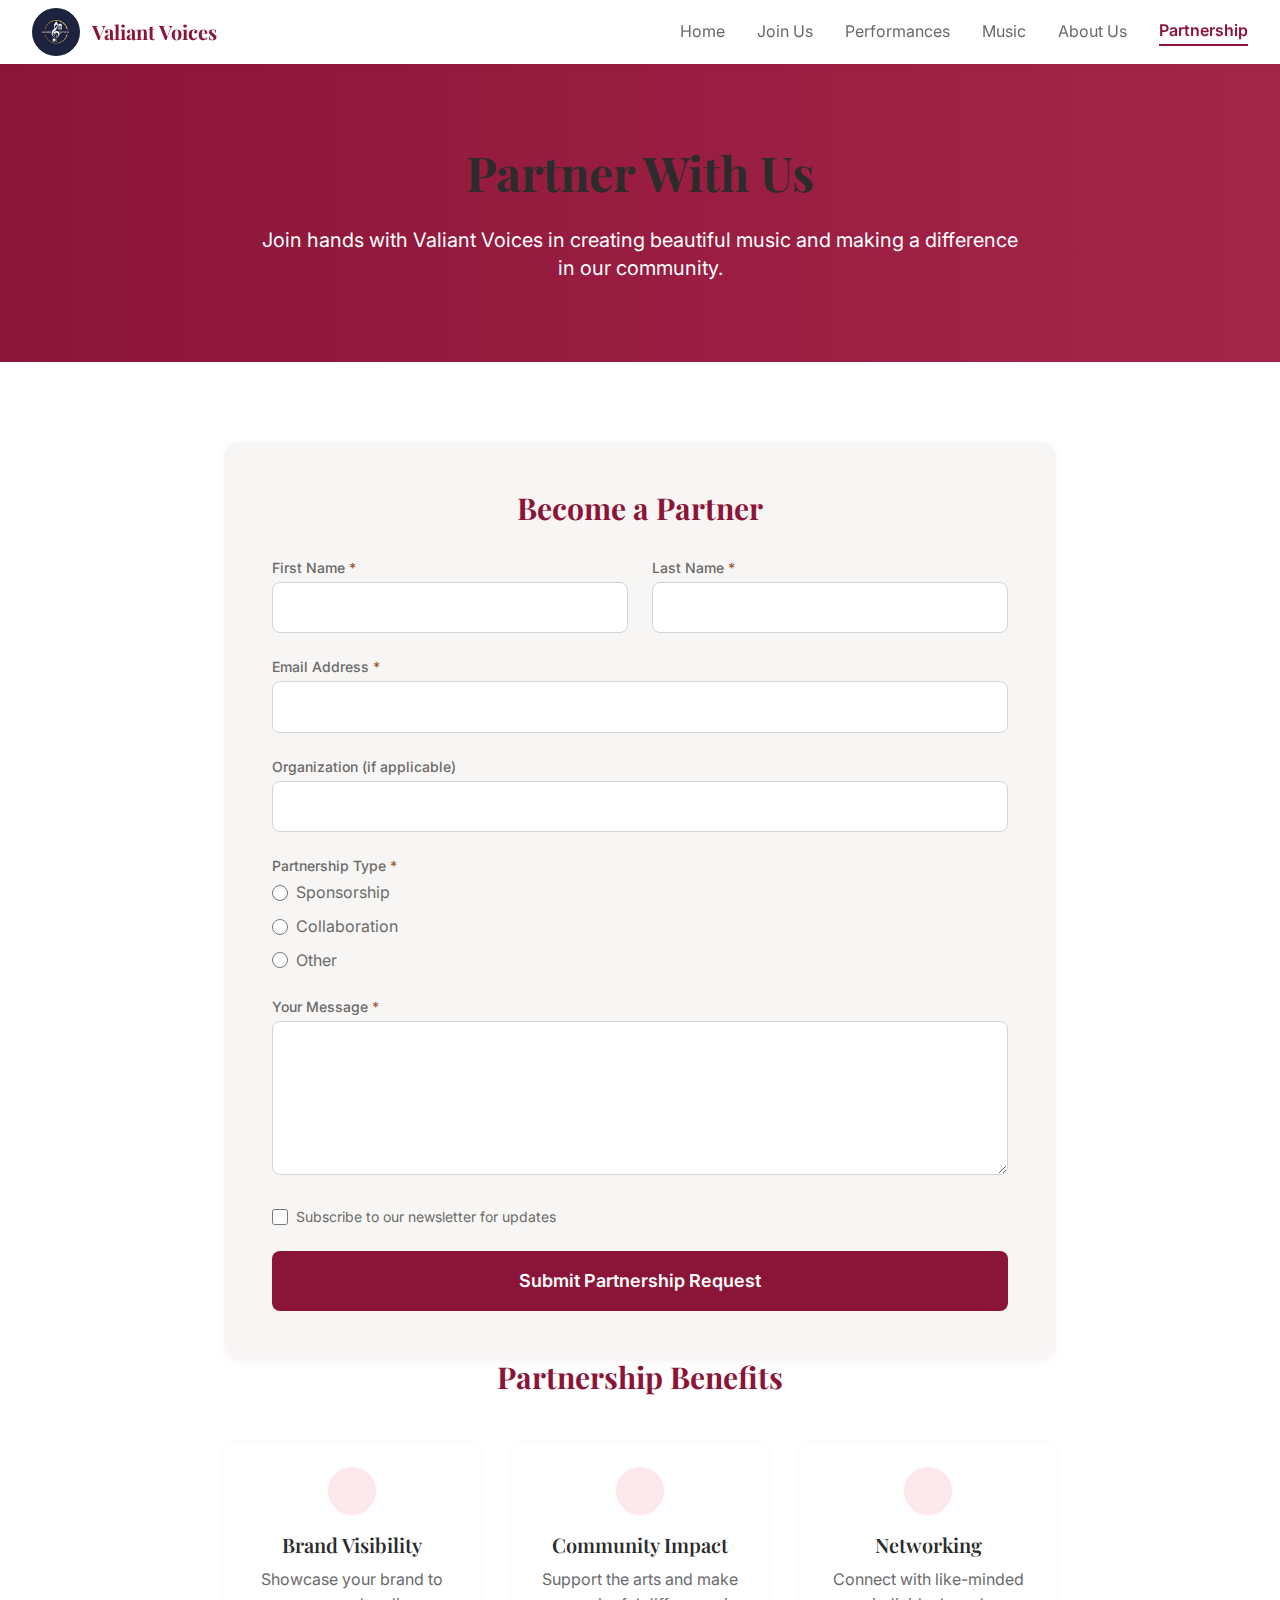
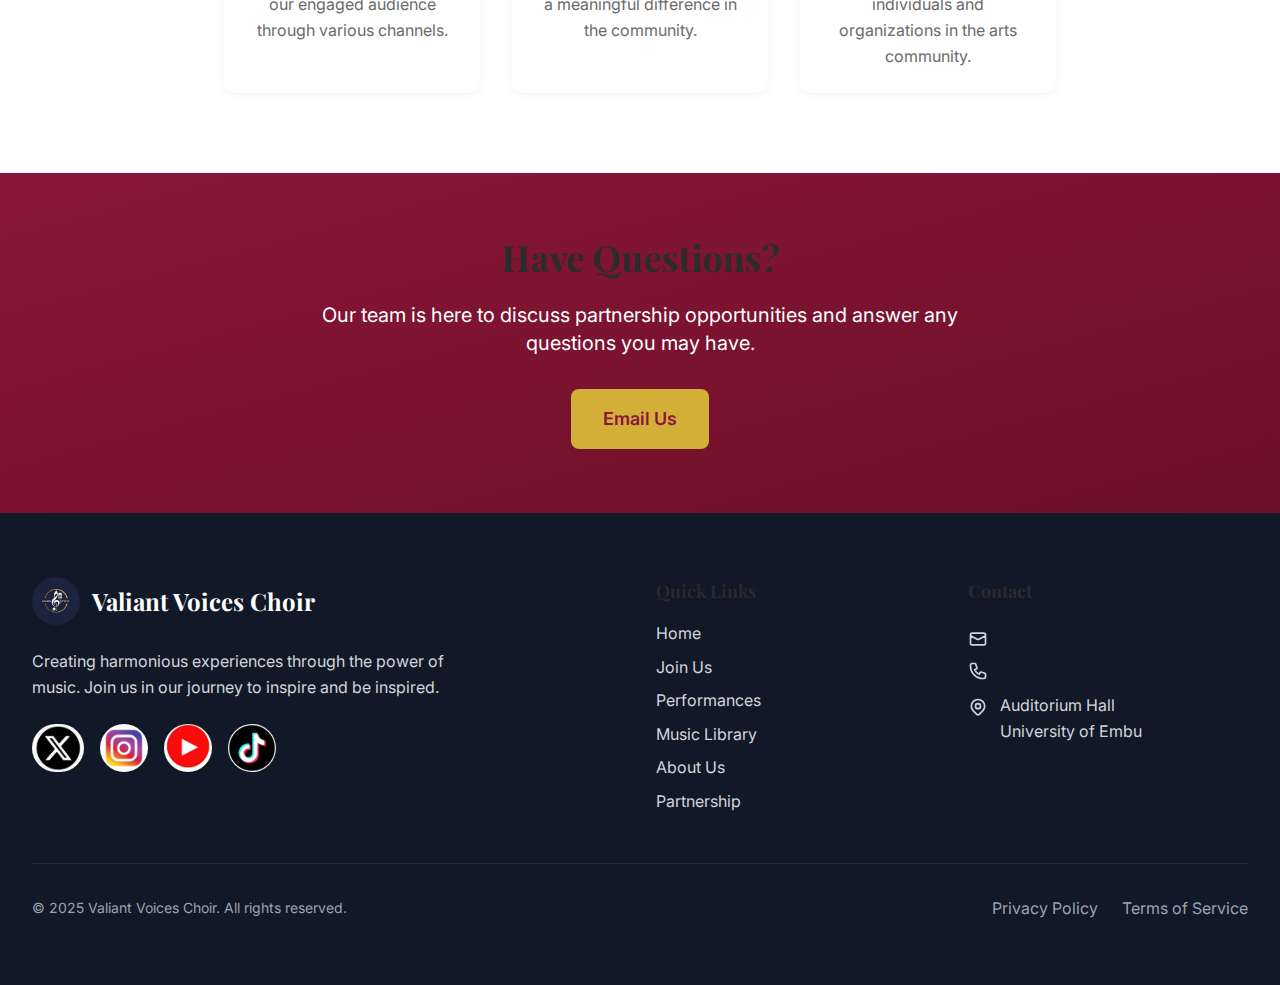
<file: pages/partnership.html>
<!DOCTYPE html>
<html lang="en">
<head>
    <meta charset="UTF-8" />
    <meta name="viewport" content="width=device-width, initial-scale=1.0" />
    <title>Partnership - Valiant Voices Choir</title>
    <link rel="stylesheet" href="../css/tailwind.css" />
    <link rel="stylesheet" href="../css/main.css" />
    <meta name="description" content="Partner with Valiant Voices Choir. Explore sponsorship and collaboration opportunities to support our musical journey." />
</head>
<body class="bg-background">
    <!-- Navigation Header -->
    <nav class="bg-white shadow-card sticky top-0 z-50">
        <div class="max-w-7xl mx-auto px-4 sm:px-6 lg:px-8">
            <div class="flex justify-between items-center h-16">
                <!-- Logo -->
                <div class="flex items-center">
                    <img src="valiant.jpeg" alt="Valiant Voices Logo" class="h-12 w-auto rounded-full">
                    <span class="ml-3 text-xl font-serif font-bold text-primary">Valiant Voices</span>
                </div>
                
                <!-- Desktop Navigation -->
                <div class="hidden md:flex items-center space-x-8">
                    <a href="homepage.html" class="text-text-secondary hover:text-primary transition-smooth">Home</a>
                    <a href="join_our_choir.html" class="text-text-secondary hover:text-primary transition-smooth">Join Us</a>
                    <a href="upcoming_performances.html" class="text-text-secondary hover:text-primary transition-smooth">Performances</a>
                    <a href="music_library.html" class="text-text-secondary hover:text-primary transition-smooth">Music</a>
                    <a href="about_valiant_choir.html" class="text-text-secondary hover:text-primary transition-smooth">About Us</a>
                    <a href="partnership.html" class="text-primary font-semibold border-b-2 border-primary">Partnership</a>
                </div>
                
                <!-- Mobile Menu Button -->
                <div class="md:hidden">
                    <button id="mobile-menu-btn" class="text-primary hover:text-primary-700">
                        <svg class="h-6 w-6" fill="none" stroke="currentColor" viewBox="0 0 24 24">
                            <path stroke-linecap="round" stroke-linejoin="round" stroke-width="2" d="M4 6h16M4 12h16M4 18h16"/>
                        </svg>
                    </button>
                </div>
            </div>
            
            <!-- Mobile Menu -->
            <div id="mobile-menu" class="hidden md:hidden pb-4">
                <div class="flex flex-col space-y-2">
                    <a href="homepage.html" class="px-3 py-2 text-text-secondary hover:text-primary hover:bg-gray-50 rounded-md">Home</a>
                    <a href="join_our_choir.html" class="px-3 py-2 text-text-secondary hover:text-primary hover:bg-gray-50 rounded-md">Join Us</a>
                    <a href="upcoming_performances.html" class="px-3 py-2 text-text-secondary hover:text-primary hover:bg-gray-50 rounded-md">Performances</a>
                    <a href="music_library.html" class="px-3 py-2 text-text-secondary hover:text-primary hover:bg-gray-50 rounded-md">Music</a>
                    <a href="about_valiant_choir.html" class="px-3 py-2 text-text-secondary hover:text-primary hover:bg-gray-50 rounded-md">About Us</a>
                    <a href="partnership.html" class="px-3 py-2 text-primary font-medium hover:bg-gray-50 rounded-md">Partnership</a>
                </div>
            </div>
        </div>
    </nav>

    <!-- Hero Section -->
    <section class="relative py-20 bg-gradient-to-r from-primary to-primary-700 text-white">
        <div class="max-w-7xl mx-auto px-4 sm:px-6 lg:px-8 text-center">
            <h1 class="text-4xl md:text-5xl font-serif font-bold mb-6">Partner With Us</h1>
            <p class="text-xl max-w-3xl mx-auto">Join hands with Valiant Voices in creating beautiful music and making a difference in our community.</p>
        </div>
    </section>

    <!-- Partnership Form -->
    <section class="py-20 bg-white">
        <div class="max-w-4xl mx-auto px-4 sm:px-6 lg:px-8">
            <div class="bg-surface rounded-2xl shadow-card p-8 md:p-12">
                <h2 class="text-3xl font-serif font-bold text-primary mb-8 text-center">Become a Partner</h2>
                
                <form id="partnershipForm" class="space-y-6">
                    <div class="grid md:grid-cols-2 gap-6">
                        <div>
                            <label for="firstName" class="block text-sm font-medium text-text-secondary mb-1">First Name <span class="text-error">*</span></label>
                            <input type="text" id="firstName" name="firstName" required 
                                class="w-full px-4 py-3 rounded-lg border border-gray-300 focus:ring-2 focus:ring-primary focus:border-transparent transition-smooth">
                        </div>
                        <div>
                            <label for="lastName" class="block text-sm font-medium text-text-secondary mb-1">Last Name <span class="text-error">*</span></label>
                            <input type="text" id="lastName" name="lastName" required 
                                class="w-full px-4 py-3 rounded-lg border border-gray-300 focus:ring-2 focus:ring-primary focus:border-transparent transition-smooth">
                        </div>
                    </div>
                    
                    <div>
                        <label for="email" class="block text-sm font-medium text-text-secondary mb-1">Email Address <span class="text-error">*</span></label>
                        <input type="email" id="email" name="email" required 
                            class="w-full px-4 py-3 rounded-lg border border-gray-300 focus:ring-2 focus:ring-primary focus:border-transparent transition-smooth">
                    </div>
                    
                    <div>
                        <label for="organization" class="block text-sm font-medium text-text-secondary mb-1">Organization (if applicable)</label>
                        <input type="text" id="organization" name="organization" 
                            class="w-full px-4 py-3 rounded-lg border border-gray-300 focus:ring-2 focus:ring-primary focus:border-transparent transition-smooth">
                    </div>
                    
                    <div>
                        <label class="block text-sm font-medium text-text-secondary mb-1">Partnership Type <span class="text-error">*</span></label>
                        <div class="space-y-2">
                            <div class="flex items-center">
                                <input type="radio" id="sponsorship" name="partnershipType" value="sponsorship" class="h-4 w-4 text-primary focus:ring-primary">
                                <label for="sponsorship" class="ml-2 text-text-secondary">Sponsorship</label>
                            </div>
                            <div class="flex items-center">
                                <input type="radio" id="collaboration" name="partnershipType" value="collaboration" class="h-4 w-4 text-primary focus:ring-primary">
                                <label for="collaboration" class="ml-2 text-text-secondary">Collaboration</label>
                            </div>
                            <div class="flex items-center">
                                <input type="radio" id="other" name="partnershipType" value="other" class="h-4 w-4 text-primary focus:ring-primary">
                                <label for="other" class="ml-2 text-text-secondary">Other</label>
                            </div>
                        </div>
                    </div>
                    
                    <div>
                        <label for="message" class="block text-sm font-medium text-text-secondary mb-1">Your Message <span class="text-error">*</span></label>
                        <textarea id="message" name="message" rows="5" required 
                            class="w-full px-4 py-3 rounded-lg border border-gray-300 focus:ring-2 focus:ring-primary focus:border-transparent transition-smooth"></textarea>
                    </div>
                    
                    <div class="flex items-center">
                        <input type="checkbox" id="newsletter" name="newsletter" class="h-4 w-4 text-primary focus:ring-primary rounded">
                        <label for="newsletter" class="ml-2 text-sm text-text-secondary">Subscribe to our newsletter for updates</label>
                    </div>
                    
                    <div class="text-center">
                        <button type="submit" class="btn-primary px-8 py-4 text-lg w-full md:w-auto">
                            Submit Partnership Request
                        </button>
                    </div>
                </form>
            </div>
            
            <!-- Partnership Benefits -->
            <div class="mt-16 text-center">
                <h2 class="text-3xl font-serif font-bold text-primary mb-12">Partnership Benefits</h2>
                
                <div class="grid md:grid-cols-3 gap-8">
                    <div class="bg-white p-6 rounded-xl shadow-card">
                        <div class="w-12 h-12 bg-primary-100 rounded-full flex items-center justify-center text-primary text-2xl mb-4 mx-auto">
                            <i class="fas fa-bullhorn"></i>
                        </div>
                        <h3 class="text-xl font-semibold mb-2">Brand Visibility</h3>
                        <p class="text-text-secondary">Showcase your brand to our engaged audience through various channels.</p>
                    </div>
                    
                    <div class="bg-white p-6 rounded-xl shadow-card">
                        <div class="w-12 h-12 bg-primary-100 rounded-full flex items-center justify-center text-primary text-2xl mb-4 mx-auto">
                            <i class="fas fa-handshake"></i>
                        </div>
                        <h3 class="text-xl font-semibold mb-2">Community Impact</h3>
                        <p class="text-text-secondary">Support the arts and make a meaningful difference in the community.</p>
                    </div>
                    
                    <div class="bg-white p-6 rounded-xl shadow-card">
                        <div class="w-12 h-12 bg-primary-100 rounded-full flex items-center justify-center text-primary text-2xl mb-4 mx-auto">
                            <i class="fas fa-users"></i>
                        </div>
                        <h3 class="text-xl font-semibold mb-2">Networking</h3>
                        <p class="text-text-secondary">Connect with like-minded individuals and organizations in the arts community.</p>
                    </div>
                </div>
            </div>
        </div>
    </section>

    <!-- CTA Section -->
    <section class="py-16 bg-gradient-to-br from-primary to-primary-900 text-white">
        <div class="max-w-4xl mx-auto text-center px-4 sm:px-6 lg:px-8">
            <h2 class="text-3xl md:text-4xl font-serif font-bold mb-6">Have Questions?</h2>
            <p class="text-xl mb-8 max-w-2xl mx-auto">Our team is here to discuss partnership opportunities and answer any questions you may have.</p>
            <a href="mailto:partnerships@valiantvoices.com" class="btn-secondary px-8 py-4 text-lg inline-block">
                Email Us
            </a>
        </div>
    </section>

    <!-- Footer -->
    <footer class="bg-gray-900 text-white py-16">
        <div class="max-w-7xl mx-auto px-4 sm:px-6 lg:px-8">
            <div class="grid md:grid-cols-4 gap-8">
                <!-- Logo and Description -->
                <div class="md:col-span-2">
                    <div class="flex items-center mb-6">
                        <img src="valiant.jpeg" alt="Valiant Voices Logo" class="h-12 w-auto rounded-full">
                        <span class="ml-3 text-2xl font-serif font-bold">Valiant Voices Choir</span>
                    </div>
                    <p class="text-gray-300 mb-6 max-w-md">
                        Creating harmonious experiences through the power of music. Join us in our journey to inspire and be inspired.
                    </p>
                    <div class="flex space-x-4">
                        <a href="javascript:void(0)" class="text-gray-400 hover:text-secondary transition-smooth">
                            <img src="x.jpeg" alt="twitter logo" class="h-12 w-auto rounded-full">
                        </a>
                        <a href="javascript:void(0)" class="text-gray-400 hover:text-secondary transition-smooth">
                            <img src="instagram.jpeg" alt="instagram logo" class="h-12 w-auto rounded-full">
                        </a>
                        <a href="javascript:void(0)" class="text-gray-400 hover:text-secondary transition-smooth">
                            <img src="youtube.jpeg" alt="youtube logo" class="h-12 w-auto rounded-full">
                        </a>
                        <a href="javascript:void(0)" class="text-gray-400 hover:text-secondary transition-smooth">
                            <img src="tiktok.jpeg" alt="tiktok logo" class="h-12 w-auto rounded-full">
                        </a>
                    </div>
                </div>
                
                <!-- Quick Links -->
                <div>
                    <h3 class="text-lg font-semibold mb-4">Quick Links</h3>
                    <ul class="space-y-2">
                        <li><a href="homepage.html" class="text-gray-300 hover:text-white transition-smooth">Home</a></li>
                        <li><a href="join_our_choir.html" class="text-gray-300 hover:text-white transition-smooth">Join Us</a></li>
                        <li><a href="upcoming_performances.html" class="text-gray-300 hover:text-white transition-smooth">Performances</a></li>
                        <li><a href="music_library.html" class="text-gray-300 hover:text-white transition-smooth">Music Library</a></li>
                        <li><a href="about_valiant_choir.html" class="text-gray-300 hover:text-white transition-smooth">About Us</a></li>
                        <li><a href="partnership.html" class="text-gray-300 hover:text-white transition-smooth">Partnership</a></li>
                    </ul>
                </div>
                
                <!-- Contact Info -->
                <div>
                    <h3 class="text-lg font-serif font-bold mb-6">Contact</h3>
                    <ul class="space-y-3 text-gray-300">
                        <li class="flex items-center">
                            <svg class="w-5 h-5 mr-3" fill="none" stroke="currentColor" viewBox="0 0 24 24">
                                <path stroke-linecap="round" stroke-linejoin="round" stroke-width="2" d="M3 8l7.89 4.26a2 2 0 002.22 0L21 8M5 19h14a2 2 0 002-2V7a2 2 0 00-2-2H5a2 2 0 00-2 2v10a2 2 0 002 2z"/>
                            </svg>
                            
                        </li>
                        <li class="flex items-center">
                            <svg class="w-5 h-5 mr-3" fill="none" stroke="currentColor" viewBox="0 0 24 24">
                                <path stroke-linecap="round" stroke-linejoin="round" stroke-width="2" d="M3 5a2 2 0 012-2h3.28a1 1 0 01.948.684l1.498 4.493a1 1 0 01-.502 1.21l-2.257 1.13a11.042 11.042 0 005.516 5.516l1.13-2.257a1 1 0 011.21-.502l4.493 1.498a1 1 0 01.684.949V19a2 2 0 01-2 2h-1C9.716 21 3 14.284 3 6V5z"/>
                            </svg>
                            
                        </li>
                        <li class="flex items-start">
                            <svg class="w-5 h-5 mr-3 mt-1" fill="none" stroke="currentColor" viewBox="0 0 24 24">
                                <path stroke-linecap="round" stroke-linejoin="round" stroke-width="2" d="M17.657 16.657L13.414 20.9a1.998 1.998 0 01-2.827 0l-4.244-4.243a8 8 0 1111.314 0z"/>
                                <path stroke-linecap="round" stroke-linejoin="round" stroke-width="2" d="M15 11a3 3 0 11-6 0 3 3 0 016 0z"/>
                            </svg>
                            Auditorium Hall<br />University of Embu
                        </li>
                    </ul>
                </div>
            </div>
            
            <div class="border-t border-gray-800 mt-12 pt-8 flex flex-col md:flex-row justify-between items-center">
                <p class="text-gray-400 text-sm">&copy; 2025 Valiant Voices Choir. All rights reserved.</p>
                <div class="flex space-x-6 mt-4 md:mt-0">
                    <a href="#" class="text-gray-400 hover:text-white transition-smooth">Privacy Policy</a>
                    <a href="#" class="text-gray-400 hover:text-white transition-smooth">Terms of Service</a>
                </div>
            </div>
        </div>
    </footer>

    <script>
        // Mobile Menu Toggle
        const mobileMenuBtn = document.getElementById('mobile-menu-btn');
        const mobileMenu = document.getElementById('mobile-menu');
        
        mobileMenuBtn.addEventListener('click', () => {
            mobileMenu.classList.toggle('hidden');
        });

        // Form Submission
        const partnershipForm = document.getElementById('partnershipForm');
        
        if (partnershipForm) {
            partnershipForm.addEventListener('submit', function(e) {
                e.preventDefault();
                
                // Get form data
                const formData = new FormData(this);
                const formObject = {};
                formData.forEach((value, key) => {
                    formObject[key] = value;
                });
                
                // Here you would typically send the form data to a server
                console.log('Form submitted:', formObject);
                
                // Show success message
                alert('Thank you for your partnership request! We will get back to you soon.');
                this.reset();
            });
        }
    </script>
</body>
</html>
</file>
<file: css/main.css>
@import url('https://fonts.googleapis.com/css2?family=Playfair+Display:wght@400;600;700&display=swap');

@import url('https://fonts.googleapis.com/css2?family=Inter:wght@300;400;500;600&display=swap');

@import url('https://fonts.googleapis.com/css2?family=Crimson+Text:wght@400;600&display=swap');

*, ::before, ::after{
  --tw-border-spacing-x: 0;
  --tw-border-spacing-y: 0;
  --tw-translate-x: 0;
  --tw-translate-y: 0;
  --tw-rotate: 0;
  --tw-skew-x: 0;
  --tw-skew-y: 0;
  --tw-scale-x: 1;
  --tw-scale-y: 1;
  --tw-pan-x:  ;
  --tw-pan-y:  ;
  --tw-pinch-zoom:  ;
  --tw-scroll-snap-strictness: proximity;
  --tw-gradient-from-position:  ;
  --tw-gradient-via-position:  ;
  --tw-gradient-to-position:  ;
  --tw-ordinal:  ;
  --tw-slashed-zero:  ;
  --tw-numeric-figure:  ;
  --tw-numeric-spacing:  ;
  --tw-numeric-fraction:  ;
  --tw-ring-inset:  ;
  --tw-ring-offset-width: 0px;
  --tw-ring-offset-color: #fff;
  --tw-ring-color: rgb(59 130 246 / 0.5);
  --tw-ring-offset-shadow: 0 0 #0000;
  --tw-ring-shadow: 0 0 #0000;
  --tw-shadow: 0 0 #0000;
  --tw-shadow-colored: 0 0 #0000;
  --tw-blur:  ;
  --tw-brightness:  ;
  --tw-contrast:  ;
  --tw-grayscale:  ;
  --tw-hue-rotate:  ;
  --tw-invert:  ;
  --tw-saturate:  ;
  --tw-sepia:  ;
  --tw-drop-shadow:  ;
  --tw-backdrop-blur:  ;
  --tw-backdrop-brightness:  ;
  --tw-backdrop-contrast:  ;
  --tw-backdrop-grayscale:  ;
  --tw-backdrop-hue-rotate:  ;
  --tw-backdrop-invert:  ;
  --tw-backdrop-opacity:  ;
  --tw-backdrop-saturate:  ;
  --tw-backdrop-sepia:  ;
  --tw-contain-size:  ;
  --tw-contain-layout:  ;
  --tw-contain-paint:  ;
  --tw-contain-style:  ;
}

::backdrop{
  --tw-border-spacing-x: 0;
  --tw-border-spacing-y: 0;
  --tw-translate-x: 0;
  --tw-translate-y: 0;
  --tw-rotate: 0;
  --tw-skew-x: 0;
  --tw-skew-y: 0;
  --tw-scale-x: 1;
  --tw-scale-y: 1;
  --tw-pan-x:  ;
  --tw-pan-y:  ;
  --tw-pinch-zoom:  ;
  --tw-scroll-snap-strictness: proximity;
  --tw-gradient-from-position:  ;
  --tw-gradient-via-position:  ;
  --tw-gradient-to-position:  ;
  --tw-ordinal:  ;
  --tw-slashed-zero:  ;
  --tw-numeric-figure:  ;
  --tw-numeric-spacing:  ;
  --tw-numeric-fraction:  ;
  --tw-ring-inset:  ;
  --tw-ring-offset-width: 0px;
  --tw-ring-offset-color: #fff;
  --tw-ring-color: rgb(59 130 246 / 0.5);
  --tw-ring-offset-shadow: 0 0 #0000;
  --tw-ring-shadow: 0 0 #0000;
  --tw-shadow: 0 0 #0000;
  --tw-shadow-colored: 0 0 #0000;
  --tw-blur:  ;
  --tw-brightness:  ;
  --tw-contrast:  ;
  --tw-grayscale:  ;
  --tw-hue-rotate:  ;
  --tw-invert:  ;
  --tw-saturate:  ;
  --tw-sepia:  ;
  --tw-drop-shadow:  ;
  --tw-backdrop-blur:  ;
  --tw-backdrop-brightness:  ;
  --tw-backdrop-contrast:  ;
  --tw-backdrop-grayscale:  ;
  --tw-backdrop-hue-rotate:  ;
  --tw-backdrop-invert:  ;
  --tw-backdrop-opacity:  ;
  --tw-backdrop-saturate:  ;
  --tw-backdrop-sepia:  ;
  --tw-contain-size:  ;
  --tw-contain-layout:  ;
  --tw-contain-paint:  ;
  --tw-contain-style:  ;
}

/*
! tailwindcss v3.4.17 | MIT License | https://tailwindcss.com
*/

/*
1. Prevent padding and border from affecting element width. (https://github.com/mozdevs/cssremedy/issues/4)
2. Allow adding a border to an element by just adding a border-width. (https://github.com/tailwindcss/tailwindcss/pull/116)
*/

*,
::before,
::after {
  box-sizing: border-box;
  /* 1 */
  border-width: 0;
  /* 2 */
  border-style: solid;
  /* 2 */
  border-color: #e5e7eb;
  /* 2 */
}

::before,
::after {
  --tw-content: '';
}

/*
1. Use a consistent sensible line-height in all browsers.
2. Prevent adjustments of font size after orientation changes in iOS.
3. Use a more readable tab size.
4. Use the user's configured `sans` font-family by default.
5. Use the user's configured `sans` font-feature-settings by default.
6. Use the user's configured `sans` font-variation-settings by default.
7. Disable tap highlights on iOS
*/

html,
:host {
  line-height: 1.5;
  /* 1 */
  -webkit-text-size-adjust: 100%;
  /* 2 */
  -moz-tab-size: 4;
  /* 3 */
  -o-tab-size: 4;
     tab-size: 4;
  /* 3 */
  font-family: Inter, sans-serif;
  /* 4 */
  font-feature-settings: normal;
  /* 5 */
  font-variation-settings: normal;
  /* 6 */
  -webkit-tap-highlight-color: transparent;
  /* 7 */
}

/*
1. Remove the margin in all browsers.
2. Inherit line-height from `html` so users can set them as a class directly on the `html` element.
*/

body {
  margin: 0;
  /* 1 */
  line-height: inherit;
  /* 2 */
}

/*
1. Add the correct height in Firefox.
2. Correct the inheritance of border color in Firefox. (https://bugzilla.mozilla.org/show_bug.cgi?id=190655)
3. Ensure horizontal rules are visible by default.
*/

hr {
  height: 0;
  /* 1 */
  color: inherit;
  /* 2 */
  border-top-width: 1px;
  /* 3 */
}

/*
Add the correct text decoration in Chrome, Edge, and Safari.
*/

abbr:where([title]) {
  -webkit-text-decoration: underline dotted;
          text-decoration: underline dotted;
}

/*
Remove the default font size and weight for headings.
*/

h1,
h2,
h3,
h4,
h5,
h6 {
  font-size: inherit;
  font-weight: inherit;
}

/*
Reset links to optimize for opt-in styling instead of opt-out.
*/

a {
  color: inherit;
  text-decoration: inherit;
}

/*
Add the correct font weight in Edge and Safari.
*/

b,
strong {
  font-weight: bolder;
}

/*
1. Use the user's configured `mono` font-family by default.
2. Use the user's configured `mono` font-feature-settings by default.
3. Use the user's configured `mono` font-variation-settings by default.
4. Correct the odd `em` font sizing in all browsers.
*/

code,
kbd,
samp,
pre {
  font-family: ui-monospace, SFMono-Regular, Menlo, Monaco, Consolas, "Liberation Mono", "Courier New", monospace;
  /* 1 */
  font-feature-settings: normal;
  /* 2 */
  font-variation-settings: normal;
  /* 3 */
  font-size: 1em;
  /* 4 */
}

/*
Add the correct font size in all browsers.
*/

small {
  font-size: 80%;
}

/*
Prevent `sub` and `sup` elements from affecting the line height in all browsers.
*/

sub,
sup {
  font-size: 75%;
  line-height: 0;
  position: relative;
  vertical-align: baseline;
}

sub {
  bottom: -0.25em;
}

sup {
  top: -0.5em;
}

/*
1. Remove text indentation from table contents in Chrome and Safari. (https://bugs.chromium.org/p/chromium/issues/detail?id=999088, https://bugs.webkit.org/show_bug.cgi?id=201297)
2. Correct table border color inheritance in all Chrome and Safari. (https://bugs.chromium.org/p/chromium/issues/detail?id=935729, https://bugs.webkit.org/show_bug.cgi?id=195016)
3. Remove gaps between table borders by default.
*/

table {
  text-indent: 0;
  /* 1 */
  border-color: inherit;
  /* 2 */
  border-collapse: collapse;
  /* 3 */
}

/*
1. Change the font styles in all browsers.
2. Remove the margin in Firefox and Safari.
3. Remove default padding in all browsers.
*/

button,
input,
optgroup,
select,
textarea {
  font-family: inherit;
  /* 1 */
  font-feature-settings: inherit;
  /* 1 */
  font-variation-settings: inherit;
  /* 1 */
  font-size: 100%;
  /* 1 */
  font-weight: inherit;
  /* 1 */
  line-height: inherit;
  /* 1 */
  letter-spacing: inherit;
  /* 1 */
  color: inherit;
  /* 1 */
  margin: 0;
  /* 2 */
  padding: 0;
  /* 3 */
}

/*
Remove the inheritance of text transform in Edge and Firefox.
*/

button,
select {
  text-transform: none;
}

/*
1. Correct the inability to style clickable types in iOS and Safari.
2. Remove default button styles.
*/

button,
input:where([type='button']),
input:where([type='reset']),
input:where([type='submit']) {
  -webkit-appearance: button;
  /* 1 */
  background-color: transparent;
  /* 2 */
  background-image: none;
  /* 2 */
}

/*
Use the modern Firefox focus style for all focusable elements.
*/

:-moz-focusring {
  outline: auto;
}

/*
Remove the additional `:invalid` styles in Firefox. (https://github.com/mozilla/gecko-dev/blob/2f9eacd9d3d995c937b4251a5557d95d494c9be1/layout/style/res/forms.css#L728-L737)
*/

:-moz-ui-invalid {
  box-shadow: none;
}

/*
Add the correct vertical alignment in Chrome and Firefox.
*/

progress {
  vertical-align: baseline;
}

/*
Correct the cursor style of increment and decrement buttons in Safari.
*/

::-webkit-inner-spin-button,
::-webkit-outer-spin-button {
  height: auto;
}

/*
1. Correct the odd appearance in Chrome and Safari.
2. Correct the outline style in Safari.
*/

[type='search'] {
  -webkit-appearance: textfield;
  /* 1 */
  outline-offset: -2px;
  /* 2 */
}

/*
Remove the inner padding in Chrome and Safari on macOS.
*/

::-webkit-search-decoration {
  -webkit-appearance: none;
}

/*
1. Correct the inability to style clickable types in iOS and Safari.
2. Change font properties to `inherit` in Safari.
*/

::-webkit-file-upload-button {
  -webkit-appearance: button;
  /* 1 */
  font: inherit;
  /* 2 */
}

/*
Add the correct display in Chrome and Safari.
*/

summary {
  display: list-item;
}

/*
Removes the default spacing and border for appropriate elements.
*/

blockquote,
dl,
dd,
h1,
h2,
h3,
h4,
h5,
h6,
hr,
figure,
p,
pre {
  margin: 0;
}

fieldset {
  margin: 0;
  padding: 0;
}

legend {
  padding: 0;
}

ol,
ul,
menu {
  list-style: none;
  margin: 0;
  padding: 0;
}

/*
Reset default styling for dialogs.
*/

dialog {
  padding: 0;
}

/*
Prevent resizing textareas horizontally by default.
*/

textarea {
  resize: vertical;
}

/*
1. Reset the default placeholder opacity in Firefox. (https://github.com/tailwindlabs/tailwindcss/issues/3300)
2. Set the default placeholder color to the user's configured gray 400 color.
*/

input::-moz-placeholder, textarea::-moz-placeholder {
  opacity: 1;
  /* 1 */
  color: #9ca3af;
  /* 2 */
}

input::placeholder,
textarea::placeholder {
  opacity: 1;
  /* 1 */
  color: #9ca3af;
  /* 2 */
}

/*
Set the default cursor for buttons.
*/

button,
[role="button"] {
  cursor: pointer;
}

/*
Make sure disabled buttons don't get the pointer cursor.
*/

:disabled {
  cursor: default;
}

/*
1. Make replaced elements `display: block` by default. (https://github.com/mozdevs/cssremedy/issues/14)
2. Add `vertical-align: middle` to align replaced elements more sensibly by default. (https://github.com/jensimmons/cssremedy/issues/14#issuecomment-634934210)
   This can trigger a poorly considered lint error in some tools but is included by design.
*/

img,
svg,
video,
canvas,
audio,
iframe,
embed,
object {
  display: block;
  /* 1 */
  vertical-align: middle;
  /* 2 */
}

/*
Constrain images and videos to the parent width and preserve their intrinsic aspect ratio. (https://github.com/mozdevs/cssremedy/issues/14)
*/

img,
video {
  max-width: 100%;
  height: auto;
}

/* Make elements with the HTML hidden attribute stay hidden by default */

[hidden]:where(:not([hidden="until-found"])) {
  display: none;
}

body {
  font-family: 'Inter', sans-serif;
  color: var(--color-text-primary);
  background-color: var(--color-background);
  line-height: 1.6;
}

h1, h2, h3, h4, h5, h6 {
  font-family: 'Playfair Display', serif;
  font-weight: 600;
  line-height: 1.2;
  color: var(--color-text-primary);
}

.font-accent {
  font-family: 'Crimson Text', serif;
}

.btn-primary{
  border-radius: 0.5rem;
  --tw-bg-opacity: 1;
  background-color: rgb(139 21 56 / var(--tw-bg-opacity, 1));
  padding-left: 1.5rem;
  padding-right: 1.5rem;
  padding-top: 0.75rem;
  padding-bottom: 0.75rem;
  font-weight: 600;
  --tw-text-opacity: 1;
  color: rgb(255 255 255 / var(--tw-text-opacity, 1));
  transition-property: all;
  transition-timing-function: cubic-bezier(0.4, 0, 0.2, 1);
  transition-duration: 300ms;
}

.btn-primary:hover{
  --tw-bg-opacity: 1;
  background-color: rgb(165 37 74 / var(--tw-bg-opacity, 1));
  --tw-shadow: 0 10px 15px -3px rgb(0 0 0 / 0.1), 0 4px 6px -4px rgb(0 0 0 / 0.1);
  --tw-shadow-colored: 0 10px 15px -3px var(--tw-shadow-color), 0 4px 6px -4px var(--tw-shadow-color);
  box-shadow: var(--tw-ring-offset-shadow, 0 0 #0000), var(--tw-ring-shadow, 0 0 #0000), var(--tw-shadow);
}

.btn-secondary{
  border-radius: 0.5rem;
  --tw-bg-opacity: 1;
  background-color: rgb(212 175 55 / var(--tw-bg-opacity, 1));
  padding-left: 1.5rem;
  padding-right: 1.5rem;
  padding-top: 0.75rem;
  padding-bottom: 0.75rem;
  font-weight: 600;
  --tw-text-opacity: 1;
  color: rgb(139 21 56 / var(--tw-text-opacity, 1));
  transition-property: all;
  transition-timing-function: cubic-bezier(0.4, 0, 0.2, 1);
  transition-duration: 300ms;
}

.btn-secondary:hover{
  --tw-bg-opacity: 1;
  background-color: rgb(184 149 47 / var(--tw-bg-opacity, 1));
  --tw-shadow: 0 10px 15px -3px rgb(0 0 0 / 0.1), 0 4px 6px -4px rgb(0 0 0 / 0.1);
  --tw-shadow-colored: 0 10px 15px -3px var(--tw-shadow-color), 0 4px 6px -4px var(--tw-shadow-color);
  box-shadow: var(--tw-ring-offset-shadow, 0 0 #0000), var(--tw-ring-shadow, 0 0 #0000), var(--tw-shadow);
}

.btn-accent{
  border-radius: 0.5rem;
  --tw-bg-opacity: 1;
  background-color: rgb(45 139 139 / var(--tw-bg-opacity, 1));
  padding-left: 1.5rem;
  padding-right: 1.5rem;
  padding-top: 0.75rem;
  padding-bottom: 0.75rem;
  font-weight: 600;
  --tw-text-opacity: 1;
  color: rgb(255 255 255 / var(--tw-text-opacity, 1));
  transition-property: all;
  transition-timing-function: cubic-bezier(0.4, 0, 0.2, 1);
  transition-duration: 300ms;
}

.btn-accent:hover{
  --tw-bg-opacity: 1;
  background-color: rgb(15 118 110 / var(--tw-bg-opacity, 1));
  --tw-shadow: 0 10px 15px -3px rgb(0 0 0 / 0.1), 0 4px 6px -4px rgb(0 0 0 / 0.1);
  --tw-shadow-colored: 0 10px 15px -3px var(--tw-shadow-color), 0 4px 6px -4px var(--tw-shadow-color);
  box-shadow: var(--tw-ring-offset-shadow, 0 0 #0000), var(--tw-ring-shadow, 0 0 #0000), var(--tw-shadow);
}

.card{
  border-radius: 0.75rem;
  --tw-bg-opacity: 1;
  background-color: rgb(255 255 255 / var(--tw-bg-opacity, 1));
  padding: 1.5rem;
  --tw-shadow: 0 2px 8px rgba(139, 21, 56, 0.06);
  --tw-shadow-colored: 0 2px 8px var(--tw-shadow-color);
  box-shadow: var(--tw-ring-offset-shadow, 0 0 #0000), var(--tw-ring-shadow, 0 0 #0000), var(--tw-shadow);
  transition-property: all;
  transition-timing-function: cubic-bezier(0.4, 0, 0.2, 1);
  transition-duration: 300ms;
  box-shadow: var(--shadow-card);
}

.card:hover{
  --tw-shadow: 0 8px 24px rgba(139, 21, 56, 0.12);
  --tw-shadow-colored: 0 8px 24px var(--tw-shadow-color);
  box-shadow: var(--tw-ring-offset-shadow, 0 0 #0000), var(--tw-ring-shadow, 0 0 #0000), var(--tw-shadow);
  box-shadow: var(--shadow-elevated);
}

.input-field{
  width: 100%;
  border-radius: 0.5rem;
  border-width: 1px;
  --tw-border-opacity: 1;
  border-color: rgb(209 213 219 / var(--tw-border-opacity, 1));
  padding-left: 1rem;
  padding-right: 1rem;
  padding-top: 0.75rem;
  padding-bottom: 0.75rem;
  transition-property: all;
  transition-timing-function: cubic-bezier(0.4, 0, 0.2, 1);
  transition-duration: 300ms;
}

.input-field:focus{
  border-color: transparent;
  outline: 2px solid transparent;
  outline-offset: 2px;
  --tw-ring-offset-shadow: var(--tw-ring-inset) 0 0 0 var(--tw-ring-offset-width) var(--tw-ring-offset-color);
  --tw-ring-shadow: var(--tw-ring-inset) 0 0 0 calc(2px + var(--tw-ring-offset-width)) var(--tw-ring-color);
  box-shadow: var(--tw-ring-offset-shadow), var(--tw-ring-shadow), var(--tw-shadow, 0 0 #0000);
  --tw-ring-opacity: 1;
  --tw-ring-color: rgb(233 87 124 / var(--tw-ring-opacity, 1));
}

.text-gradient-secondary{
  background-image: linear-gradient(to right, var(--tw-gradient-stops));
  --tw-gradient-from: #D4AF37 var(--tw-gradient-from-position);
  --tw-gradient-to: rgb(212 175 55 / 0) var(--tw-gradient-to-position);
  --tw-gradient-stops: var(--tw-gradient-from), var(--tw-gradient-to);
  --tw-gradient-to: #B8952F var(--tw-gradient-to-position);
  -webkit-background-clip: text;
          background-clip: text;
  color: transparent;
}

.visible{
  visibility: visible;
}

.static{
  position: static;
}

.fixed{
  position: fixed;
}

.absolute{
  position: absolute;
}

.relative{
  position: relative;
}

.sticky{
  position: sticky;
}

.inset-0{
  inset: 0px;
}

.-right-1{
  right: -0.25rem;
}

.-top-1{
  top: -0.25rem;
}

.bottom-4{
  bottom: 1rem;
}

.bottom-6{
  bottom: 1.5rem;
}

.left-1\/2{
  left: 50%;
}

.left-1\/3{
  left: 33.333333%;
}

.left-3{
  left: 0.75rem;
}

.left-4{
  left: 1rem;
}

.left-6{
  left: 1.5rem;
}

.right-0{
  right: 0px;
}

.right-1\/2{
  right: 50%;
}

.right-4{
  right: 1rem;
}

.right-6{
  right: 1.5rem;
}

.top-0{
  top: 0px;
}

.top-1\/2{
  top: 50%;
}

.top-24{
  top: 6rem;
}

.top-4{
  top: 1rem;
}

.top-6{
  top: 1.5rem;
}

.z-0{
  z-index: 0;
}

.z-10{
  z-index: 10;
}

.z-50{
  z-index: 50;
}

.order-1{
  order: 1;
}

.order-2{
  order: 2;
}

.col-span-10{
  grid-column: span 10 / span 10;
}

.col-span-12{
  grid-column: span 12 / span 12;
}

.col-span-8{
  grid-column: span 8 / span 8;
}

.mx-3{
  margin-left: 0.75rem;
  margin-right: 0.75rem;
}

.mx-auto{
  margin-left: auto;
  margin-right: auto;
}

.mb-1{
  margin-bottom: 0.25rem;
}

.mb-12{
  margin-bottom: 3rem;
}

.mb-16{
  margin-bottom: 4rem;
}

.mb-2{
  margin-bottom: 0.5rem;
}

.mb-3{
  margin-bottom: 0.75rem;
}

.mb-4{
  margin-bottom: 1rem;
}

.mb-6{
  margin-bottom: 1.5rem;
}

.mb-8{
  margin-bottom: 2rem;
}

.ml-1{
  margin-left: 0.25rem;
}

.ml-3{
  margin-left: 0.75rem;
}

.ml-4{
  margin-left: 1rem;
}

.mr-1{
  margin-right: 0.25rem;
}

.mr-2{
  margin-right: 0.5rem;
}

.mr-3{
  margin-right: 0.75rem;
}

.mr-4{
  margin-right: 1rem;
}

.mt-1{
  margin-top: 0.25rem;
}

.mt-12{
  margin-top: 3rem;
}

.mt-2{
  margin-top: 0.5rem;
}

.mt-3{
  margin-top: 0.75rem;
}

.mt-4{
  margin-top: 1rem;
}

.mt-6{
  margin-top: 1.5rem;
}

.mt-8{
  margin-top: 2rem;
}

.-mr-1{
  margin-right: -0.25rem;
}

.ml-2{
  margin-left: 0.5rem;
}

.block{
  display: block;
}

.inline-block{
  display: inline-block;
}

.inline{
  display: inline;
}

.flex{
  display: flex;
}

.grid{
  display: grid;
}

.hidden{
  display: none;
}

.aspect-video{
  aspect-ratio: 16 / 9;
}

.h-1{
  height: 0.25rem;
}

.h-10{
  height: 2.5rem;
}

.h-12{
  height: 3rem;
}

.h-14{
  height: 3.5rem;
}

.h-16{
  height: 4rem;
}

.h-2{
  height: 0.5rem;
}

.h-20{
  height: 5rem;
}

.h-24{
  height: 6rem;
}

.h-3{
  height: 0.75rem;
}

.h-32{
  height: 8rem;
}

.h-4{
  height: 1rem;
}

.h-48{
  height: 12rem;
}

.h-5{
  height: 1.25rem;
}

.h-6{
  height: 1.5rem;
}

.h-64{
  height: 16rem;
}

.h-8{
  height: 2rem;
}

.h-80{
  height: 20rem;
}

.h-96{
  height: 24rem;
}

.h-full{
  height: 100%;
}

.min-h-screen{
  min-height: 100vh;
}

.w-0{
  width: 0px;
}

.w-0\.5{
  width: 0.125rem;
}

.w-1{
  width: 0.25rem;
}

.w-1\/3{
  width: 33.333333%;
}

.w-10{
  width: 2.5rem;
}

.w-11\/12{
  width: 91.666667%;
}

.w-12{
  width: 3rem;
}

.w-14{
  width: 3.5rem;
}

.w-16{
  width: 4rem;
}

.w-2{
  width: 0.5rem;
}

.w-20{
  width: 5rem;
}

.w-24{
  width: 6rem;
}

.w-3{
  width: 0.75rem;
}

.w-3\/4{
  width: 75%;
}

.w-32{
  width: 8rem;
}

.w-4{
  width: 1rem;
}

.w-5{
  width: 1.25rem;
}

.w-6{
  width: 1.5rem;
}

.w-64{
  width: 16rem;
}

.w-7\/12{
  width: 58.333333%;
}

.w-8{
  width: 2rem;
}

.w-full{
  width: 100%;
}

.min-w-0{
  min-width: 0px;
}

.min-w-\[3rem\]{
  min-width: 3rem;
}

.max-w-2xl{
  max-width: 42rem;
}

.max-w-3xl{
  max-width: 48rem;
}

.max-w-4xl{
  max-width: 56rem;
}

.max-w-5xl{
  max-width: 64rem;
}

.max-w-6xl{
  max-width: 72rem;
}

.max-w-7xl{
  max-width: 80rem;
}

.max-w-md{
  max-width: 28rem;
}

.max-w-xl{
  max-width: 36rem;
}

.flex-1{
  flex: 1 1 0%;
}

.flex-shrink-0{
  flex-shrink: 0;
}

.grow{
  flex-grow: 1;
}

.-translate-x-1\/2{
  --tw-translate-x: -50%;
  transform: translate(var(--tw-translate-x), var(--tw-translate-y)) rotate(var(--tw-rotate)) skewX(var(--tw-skew-x)) skewY(var(--tw-skew-y)) scaleX(var(--tw-scale-x)) scaleY(var(--tw-scale-y));
}

.-translate-x-px{
  --tw-translate-x: -1px;
  transform: translate(var(--tw-translate-x), var(--tw-translate-y)) rotate(var(--tw-rotate)) skewX(var(--tw-skew-x)) skewY(var(--tw-skew-y)) scaleX(var(--tw-scale-x)) scaleY(var(--tw-scale-y));
}

.-translate-y-1\/2{
  --tw-translate-y: -50%;
  transform: translate(var(--tw-translate-x), var(--tw-translate-y)) rotate(var(--tw-rotate)) skewX(var(--tw-skew-x)) skewY(var(--tw-skew-y)) scaleX(var(--tw-scale-x)) scaleY(var(--tw-scale-y));
}

.translate-x-16{
  --tw-translate-x: 4rem;
  transform: translate(var(--tw-translate-x), var(--tw-translate-y)) rotate(var(--tw-rotate)) skewX(var(--tw-skew-x)) skewY(var(--tw-skew-y)) scaleX(var(--tw-scale-x)) scaleY(var(--tw-scale-y));
}

.-rotate-90{
  --tw-rotate: -90deg;
  transform: translate(var(--tw-translate-x), var(--tw-translate-y)) rotate(var(--tw-rotate)) skewX(var(--tw-skew-x)) skewY(var(--tw-skew-y)) scaleX(var(--tw-scale-x)) scaleY(var(--tw-scale-y));
}

.transform{
  transform: translate(var(--tw-translate-x), var(--tw-translate-y)) rotate(var(--tw-rotate)) skewX(var(--tw-skew-x)) skewY(var(--tw-skew-y)) scaleX(var(--tw-scale-x)) scaleY(var(--tw-scale-y));
}

@keyframes fadeIn{
  0%{
    opacity: 0;
  }

  100%{
    opacity: 1;
  }
}

.animate-fade-in{
  animation: fadeIn 0.5s ease-out;
}

@keyframes pulse{
  50%{
    opacity: .5;
  }
}

.animate-pulse{
  animation: pulse 2s cubic-bezier(0.4, 0, 0.6, 1) infinite;
}

@keyframes scaleIn{
  0%{
    transform: scale(0.95);
    opacity: 0;
  }

  100%{
    transform: scale(1);
    opacity: 1;
  }
}

.animate-scale-in{
  animation: scaleIn 0.3s ease-out;
}

@keyframes slideUp{
  0%{
    transform: translateY(20px);
    opacity: 0;
  }

  100%{
    transform: translateY(0);
    opacity: 1;
  }
}

.animate-slide-up{
  animation: slideUp 0.4s ease-out;
}

@keyframes spin{
  to{
    transform: rotate(360deg);
  }
}

.animate-spin{
  animation: spin 1s linear infinite;
}

.cursor-pointer{
  cursor: pointer;
}

.grid-cols-1{
  grid-template-columns: repeat(1, minmax(0, 1fr));
}

.grid-cols-10{
  grid-template-columns: repeat(10, minmax(0, 1fr));
}

.grid-cols-12{
  grid-template-columns: repeat(12, minmax(0, 1fr));
}

.grid-cols-2{
  grid-template-columns: repeat(2, minmax(0, 1fr));
}

.grid-cols-3{
  grid-template-columns: repeat(3, minmax(0, 1fr));
}

.grid-cols-4{
  grid-template-columns: repeat(4, minmax(0, 1fr));
}

.grid-cols-8{
  grid-template-columns: repeat(8, minmax(0, 1fr));
}

.flex-col{
  flex-direction: column;
}

.flex-wrap{
  flex-wrap: wrap;
}

.items-start{
  align-items: flex-start;
}

.items-end{
  align-items: flex-end;
}

.items-center{
  align-items: center;
}

.justify-end{
  justify-content: flex-end;
}

.justify-center{
  justify-content: center;
}

.justify-between{
  justify-content: space-between;
}

.gap-0{
  gap: 0px;
}

.gap-1{
  gap: 0.25rem;
}

.gap-12{
  gap: 3rem;
}

.gap-3{
  gap: 0.75rem;
}

.gap-4{
  gap: 1rem;
}

.gap-6{
  gap: 1.5rem;
}

.gap-8{
  gap: 2rem;
}

.space-x-2 > :not([hidden]) ~ :not([hidden]){
  --tw-space-x-reverse: 0;
  margin-right: calc(0.5rem * var(--tw-space-x-reverse));
  margin-left: calc(0.5rem * calc(1 - var(--tw-space-x-reverse)));
}

.space-x-3 > :not([hidden]) ~ :not([hidden]){
  --tw-space-x-reverse: 0;
  margin-right: calc(0.75rem * var(--tw-space-x-reverse));
  margin-left: calc(0.75rem * calc(1 - var(--tw-space-x-reverse)));
}

.space-x-4 > :not([hidden]) ~ :not([hidden]){
  --tw-space-x-reverse: 0;
  margin-right: calc(1rem * var(--tw-space-x-reverse));
  margin-left: calc(1rem * calc(1 - var(--tw-space-x-reverse)));
}

.space-x-6 > :not([hidden]) ~ :not([hidden]){
  --tw-space-x-reverse: 0;
  margin-right: calc(1.5rem * var(--tw-space-x-reverse));
  margin-left: calc(1.5rem * calc(1 - var(--tw-space-x-reverse)));
}

.space-x-8 > :not([hidden]) ~ :not([hidden]){
  --tw-space-x-reverse: 0;
  margin-right: calc(2rem * var(--tw-space-x-reverse));
  margin-left: calc(2rem * calc(1 - var(--tw-space-x-reverse)));
}

.space-y-1 > :not([hidden]) ~ :not([hidden]){
  --tw-space-y-reverse: 0;
  margin-top: calc(0.25rem * calc(1 - var(--tw-space-y-reverse)));
  margin-bottom: calc(0.25rem * var(--tw-space-y-reverse));
}

.space-y-12 > :not([hidden]) ~ :not([hidden]){
  --tw-space-y-reverse: 0;
  margin-top: calc(3rem * calc(1 - var(--tw-space-y-reverse)));
  margin-bottom: calc(3rem * var(--tw-space-y-reverse));
}

.space-y-2 > :not([hidden]) ~ :not([hidden]){
  --tw-space-y-reverse: 0;
  margin-top: calc(0.5rem * calc(1 - var(--tw-space-y-reverse)));
  margin-bottom: calc(0.5rem * var(--tw-space-y-reverse));
}

.space-y-3 > :not([hidden]) ~ :not([hidden]){
  --tw-space-y-reverse: 0;
  margin-top: calc(0.75rem * calc(1 - var(--tw-space-y-reverse)));
  margin-bottom: calc(0.75rem * var(--tw-space-y-reverse));
}

.space-y-4 > :not([hidden]) ~ :not([hidden]){
  --tw-space-y-reverse: 0;
  margin-top: calc(1rem * calc(1 - var(--tw-space-y-reverse)));
  margin-bottom: calc(1rem * var(--tw-space-y-reverse));
}

.space-y-6 > :not([hidden]) ~ :not([hidden]){
  --tw-space-y-reverse: 0;
  margin-top: calc(1.5rem * calc(1 - var(--tw-space-y-reverse)));
  margin-bottom: calc(1.5rem * var(--tw-space-y-reverse));
}

.space-y-8 > :not([hidden]) ~ :not([hidden]){
  --tw-space-y-reverse: 0;
  margin-top: calc(2rem * calc(1 - var(--tw-space-y-reverse)));
  margin-bottom: calc(2rem * var(--tw-space-y-reverse));
}

.overflow-hidden{
  overflow: hidden;
}

.whitespace-nowrap{
  white-space: nowrap;
}

.rounded{
  border-radius: 0.25rem;
}

.rounded-2xl{
  border-radius: 1rem;
}

.rounded-3xl{
  border-radius: 1.5rem;
}

.rounded-full{
  border-radius: 9999px;
}

.rounded-lg{
  border-radius: 0.5rem;
}

.rounded-md{
  border-radius: 0.375rem;
}

.rounded-xl{
  border-radius: 0.75rem;
}

.rounded-t{
  border-top-left-radius: 0.25rem;
  border-top-right-radius: 0.25rem;
}

.rounded-bl-lg{
  border-bottom-left-radius: 0.5rem;
}

.border{
  border-width: 1px;
}

.border-2{
  border-width: 2px;
}

.border-4{
  border-width: 4px;
}

.border-b{
  border-bottom-width: 1px;
}

.border-b-2{
  border-bottom-width: 2px;
}

.border-l-4{
  border-left-width: 4px;
}

.border-t{
  border-top-width: 1px;
}

.border-accent{
  --tw-border-opacity: 1;
  border-color: rgb(45 139 139 / var(--tw-border-opacity, 1));
}

.border-gray-100{
  --tw-border-opacity: 1;
  border-color: rgb(243 244 246 / var(--tw-border-opacity, 1));
}

.border-gray-200{
  --tw-border-opacity: 1;
  border-color: rgb(229 231 235 / var(--tw-border-opacity, 1));
}

.border-gray-300{
  --tw-border-opacity: 1;
  border-color: rgb(209 213 219 / var(--tw-border-opacity, 1));
}

.border-gray-800{
  --tw-border-opacity: 1;
  border-color: rgb(31 41 55 / var(--tw-border-opacity, 1));
}

.border-primary{
  --tw-border-opacity: 1;
  border-color: rgb(139 21 56 / var(--tw-border-opacity, 1));
}

.border-primary-200{
  --tw-border-opacity: 1;
  border-color: rgb(249 207 214 / var(--tw-border-opacity, 1));
}

.border-secondary{
  --tw-border-opacity: 1;
  border-color: rgb(212 175 55 / var(--tw-border-opacity, 1));
}

.border-white{
  --tw-border-opacity: 1;
  border-color: rgb(255 255 255 / var(--tw-border-opacity, 1));
}

.border-white\/20{
  border-color: rgb(255 255 255 / 0.2);
}

.border-blue-200{
  --tw-border-opacity: 1;
  border-color: rgb(191 219 254 / var(--tw-border-opacity, 1));
}

.border-red-200{
  --tw-border-opacity: 1;
  border-color: rgb(254 202 202 / var(--tw-border-opacity, 1));
}

.border-transparent{
  border-color: transparent;
}

.bg-accent{
  --tw-bg-opacity: 1;
  background-color: rgb(45 139 139 / var(--tw-bg-opacity, 1));
}

.bg-accent-100{
  --tw-bg-opacity: 1;
  background-color: rgb(204 251 241 / var(--tw-bg-opacity, 1));
}

.bg-accent-50{
  --tw-bg-opacity: 1;
  background-color: rgb(240 253 253 / var(--tw-bg-opacity, 1));
}

.bg-background{
  --tw-bg-opacity: 1;
  background-color: rgb(254 254 254 / var(--tw-bg-opacity, 1));
}

.bg-black\/30{
  background-color: rgb(0 0 0 / 0.3);
}

.bg-black\/40{
  background-color: rgb(0 0 0 / 0.4);
}

.bg-black\/50{
  background-color: rgb(0 0 0 / 0.5);
}

.bg-blue-500{
  --tw-bg-opacity: 1;
  background-color: rgb(59 130 246 / var(--tw-bg-opacity, 1));
}

.bg-error-100{
  --tw-bg-opacity: 1;
  background-color: rgb(255 237 213 / var(--tw-bg-opacity, 1));
}

.bg-gray-100{
  --tw-bg-opacity: 1;
  background-color: rgb(243 244 246 / var(--tw-bg-opacity, 1));
}

.bg-gray-200{
  --tw-bg-opacity: 1;
  background-color: rgb(229 231 235 / var(--tw-bg-opacity, 1));
}

.bg-gray-300{
  --tw-bg-opacity: 1;
  background-color: rgb(209 213 219 / var(--tw-bg-opacity, 1));
}

.bg-gray-400{
  --tw-bg-opacity: 1;
  background-color: rgb(156 163 175 / var(--tw-bg-opacity, 1));
}

.bg-gray-50{
  --tw-bg-opacity: 1;
  background-color: rgb(249 250 251 / var(--tw-bg-opacity, 1));
}

.bg-gray-900{
  --tw-bg-opacity: 1;
  background-color: rgb(17 24 39 / var(--tw-bg-opacity, 1));
}

.bg-green-500{
  --tw-bg-opacity: 1;
  background-color: rgb(34 197 94 / var(--tw-bg-opacity, 1));
}

.bg-primary{
  --tw-bg-opacity: 1;
  background-color: rgb(139 21 56 / var(--tw-bg-opacity, 1));
}

.bg-primary-100{
  --tw-bg-opacity: 1;
  background-color: rgb(252 231 234 / var(--tw-bg-opacity, 1));
}

.bg-primary-300{
  --tw-bg-opacity: 1;
  background-color: rgb(245 167 184 / var(--tw-bg-opacity, 1));
}

.bg-primary-50{
  --tw-bg-opacity: 1;
  background-color: rgb(253 242 244 / var(--tw-bg-opacity, 1));
}

.bg-primary-900\/10{
  background-color: rgb(107 16 41 / 0.1);
}

.bg-primary-900\/20{
  background-color: rgb(107 16 41 / 0.2);
}

.bg-purple-500{
  --tw-bg-opacity: 1;
  background-color: rgb(168 85 247 / var(--tw-bg-opacity, 1));
}

.bg-red-500{
  --tw-bg-opacity: 1;
  background-color: rgb(239 68 68 / var(--tw-bg-opacity, 1));
}

.bg-secondary{
  --tw-bg-opacity: 1;
  background-color: rgb(212 175 55 / var(--tw-bg-opacity, 1));
}

.bg-secondary-100{
  --tw-bg-opacity: 1;
  background-color: rgb(253 248 225 / var(--tw-bg-opacity, 1));
}

.bg-secondary-50{
  --tw-bg-opacity: 1;
  background-color: rgb(254 252 240 / var(--tw-bg-opacity, 1));
}

.bg-success{
  --tw-bg-opacity: 1;
  background-color: rgb(74 124 89 / var(--tw-bg-opacity, 1));
}

.bg-success-100{
  --tw-bg-opacity: 1;
  background-color: rgb(220 252 231 / var(--tw-bg-opacity, 1));
}

.bg-success-50{
  --tw-bg-opacity: 1;
  background-color: rgb(240 249 255 / var(--tw-bg-opacity, 1));
}

.bg-surface{
  --tw-bg-opacity: 1;
  background-color: rgb(248 246 244 / var(--tw-bg-opacity, 1));
}

.bg-warning{
  --tw-bg-opacity: 1;
  background-color: rgb(184 134 11 / var(--tw-bg-opacity, 1));
}

.bg-warning-100{
  --tw-bg-opacity: 1;
  background-color: rgb(254 243 199 / var(--tw-bg-opacity, 1));
}

.bg-white{
  --tw-bg-opacity: 1;
  background-color: rgb(255 255 255 / var(--tw-bg-opacity, 1));
}

.bg-white\/10{
  background-color: rgb(255 255 255 / 0.1);
}

.bg-white\/20{
  background-color: rgb(255 255 255 / 0.2);
}

.bg-white\/5{
  background-color: rgb(255 255 255 / 0.05);
}

.bg-white\/90{
  background-color: rgb(255 255 255 / 0.9);
}

.bg-yellow-500{
  --tw-bg-opacity: 1;
  background-color: rgb(234 179 8 / var(--tw-bg-opacity, 1));
}

.bg-blue-50{
  --tw-bg-opacity: 1;
  background-color: rgb(239 246 255 / var(--tw-bg-opacity, 1));
}

.bg-red-50{
  --tw-bg-opacity: 1;
  background-color: rgb(254 242 242 / var(--tw-bg-opacity, 1));
}

.bg-gradient-to-b{
  background-image: linear-gradient(to bottom, var(--tw-gradient-stops));
}

.bg-gradient-to-br{
  background-image: linear-gradient(to bottom right, var(--tw-gradient-stops));
}

.bg-gradient-to-r{
  background-image: linear-gradient(to right, var(--tw-gradient-stops));
}

.bg-gradient-to-t{
  background-image: linear-gradient(to top, var(--tw-gradient-stops));
}

.from-accent{
  --tw-gradient-from: #2D8B8B var(--tw-gradient-from-position);
  --tw-gradient-to: rgb(45 139 139 / 0) var(--tw-gradient-to-position);
  --tw-gradient-stops: var(--tw-gradient-from), var(--tw-gradient-to);
}

.from-accent-50{
  --tw-gradient-from: #F0FDFD var(--tw-gradient-from-position);
  --tw-gradient-to: rgb(240 253 253 / 0) var(--tw-gradient-to-position);
  --tw-gradient-stops: var(--tw-gradient-from), var(--tw-gradient-to);
}

.from-blue-50{
  --tw-gradient-from: #eff6ff var(--tw-gradient-from-position);
  --tw-gradient-to: rgb(239 246 255 / 0) var(--tw-gradient-to-position);
  --tw-gradient-stops: var(--tw-gradient-from), var(--tw-gradient-to);
}

.from-error{
  --tw-gradient-from: #A0522D var(--tw-gradient-from-position);
  --tw-gradient-to: rgb(160 82 45 / 0) var(--tw-gradient-to-position);
  --tw-gradient-stops: var(--tw-gradient-from), var(--tw-gradient-to);
}

.from-gray-100{
  --tw-gradient-from: #f3f4f6 var(--tw-gradient-from-position);
  --tw-gradient-to: rgb(243 244 246 / 0) var(--tw-gradient-to-position);
  --tw-gradient-stops: var(--tw-gradient-from), var(--tw-gradient-to);
}

.from-gray-50{
  --tw-gradient-from: #f9fafb var(--tw-gradient-from-position);
  --tw-gradient-to: rgb(249 250 251 / 0) var(--tw-gradient-to-position);
  --tw-gradient-stops: var(--tw-gradient-from), var(--tw-gradient-to);
}

.from-green-50{
  --tw-gradient-from: #f0fdf4 var(--tw-gradient-from-position);
  --tw-gradient-to: rgb(240 253 244 / 0) var(--tw-gradient-to-position);
  --tw-gradient-stops: var(--tw-gradient-from), var(--tw-gradient-to);
}

.from-primary{
  --tw-gradient-from: #8B1538 var(--tw-gradient-from-position);
  --tw-gradient-to: rgb(139 21 56 / 0) var(--tw-gradient-to-position);
  --tw-gradient-stops: var(--tw-gradient-from), var(--tw-gradient-to);
}

.from-primary-100{
  --tw-gradient-from: #FCE7EA var(--tw-gradient-from-position);
  --tw-gradient-to: rgb(252 231 234 / 0) var(--tw-gradient-to-position);
  --tw-gradient-stops: var(--tw-gradient-from), var(--tw-gradient-to);
}

.from-primary-50{
  --tw-gradient-from: #FDF2F4 var(--tw-gradient-from-position);
  --tw-gradient-to: rgb(253 242 244 / 0) var(--tw-gradient-to-position);
  --tw-gradient-stops: var(--tw-gradient-from), var(--tw-gradient-to);
}

.from-primary-900{
  --tw-gradient-from: #6B1029 var(--tw-gradient-from-position);
  --tw-gradient-to: rgb(107 16 41 / 0) var(--tw-gradient-to-position);
  --tw-gradient-stops: var(--tw-gradient-from), var(--tw-gradient-to);
}

.from-primary-900\/20{
  --tw-gradient-from: rgb(107 16 41 / 0.2) var(--tw-gradient-from-position);
  --tw-gradient-to: rgb(107 16 41 / 0) var(--tw-gradient-to-position);
  --tw-gradient-stops: var(--tw-gradient-from), var(--tw-gradient-to);
}

.from-primary-900\/80{
  --tw-gradient-from: rgb(107 16 41 / 0.8) var(--tw-gradient-from-position);
  --tw-gradient-to: rgb(107 16 41 / 0) var(--tw-gradient-to-position);
  --tw-gradient-stops: var(--tw-gradient-from), var(--tw-gradient-to);
}

.from-purple-50{
  --tw-gradient-from: #faf5ff var(--tw-gradient-from-position);
  --tw-gradient-to: rgb(250 245 255 / 0) var(--tw-gradient-to-position);
  --tw-gradient-stops: var(--tw-gradient-from), var(--tw-gradient-to);
}

.from-secondary{
  --tw-gradient-from: #D4AF37 var(--tw-gradient-from-position);
  --tw-gradient-to: rgb(212 175 55 / 0) var(--tw-gradient-to-position);
  --tw-gradient-stops: var(--tw-gradient-from), var(--tw-gradient-to);
}

.from-secondary-50{
  --tw-gradient-from: #FEFCF0 var(--tw-gradient-from-position);
  --tw-gradient-to: rgb(254 252 240 / 0) var(--tw-gradient-to-position);
  --tw-gradient-stops: var(--tw-gradient-from), var(--tw-gradient-to);
}

.from-success{
  --tw-gradient-from: #4A7C59 var(--tw-gradient-from-position);
  --tw-gradient-to: rgb(74 124 89 / 0) var(--tw-gradient-to-position);
  --tw-gradient-stops: var(--tw-gradient-from), var(--tw-gradient-to);
}

.from-warning{
  --tw-gradient-from: #B8860B var(--tw-gradient-from-position);
  --tw-gradient-to: rgb(184 134 11 / 0) var(--tw-gradient-to-position);
  --tw-gradient-stops: var(--tw-gradient-from), var(--tw-gradient-to);
}

.via-accent{
  --tw-gradient-to: rgb(45 139 139 / 0)  var(--tw-gradient-to-position);
  --tw-gradient-stops: var(--tw-gradient-from), #2D8B8B var(--tw-gradient-via-position), var(--tw-gradient-to);
}

.via-primary-800\/40{
  --tw-gradient-to: rgb(139 21 56 / 0)  var(--tw-gradient-to-position);
  --tw-gradient-stops: var(--tw-gradient-from), rgb(139 21 56 / 0.4) var(--tw-gradient-via-position), var(--tw-gradient-to);
}

.to-accent-100{
  --tw-gradient-to: #CCFBF1 var(--tw-gradient-to-position);
}

.to-accent-50{
  --tw-gradient-to: #F0FDFD var(--tw-gradient-to-position);
}

.to-accent-700{
  --tw-gradient-to: #0F766E var(--tw-gradient-to-position);
}

.to-blue-100{
  --tw-gradient-to: #dbeafe var(--tw-gradient-to-position);
}

.to-error-500{
  --tw-gradient-to: #F97316 var(--tw-gradient-to-position);
}

.to-gray-100{
  --tw-gradient-to: #f3f4f6 var(--tw-gradient-to-position);
}

.to-gray-50{
  --tw-gradient-to: #f9fafb var(--tw-gradient-to-position);
}

.to-green-100{
  --tw-gradient-to: #dcfce7 var(--tw-gradient-to-position);
}

.to-primary-700{
  --tw-gradient-to: #A5254A var(--tw-gradient-to-position);
}

.to-primary-900{
  --tw-gradient-to: #6B1029 var(--tw-gradient-to-position);
}

.to-purple-100{
  --tw-gradient-to: #f3e8ff var(--tw-gradient-to-position);
}

.to-secondary{
  --tw-gradient-to: #D4AF37 var(--tw-gradient-to-position);
}

.to-secondary-50{
  --tw-gradient-to: #FEFCF0 var(--tw-gradient-to-position);
}

.to-secondary-700{
  --tw-gradient-to: #9C7B27 var(--tw-gradient-to-position);
}

.to-success-500{
  --tw-gradient-to: #22C55E var(--tw-gradient-to-position);
}

.to-transparent{
  --tw-gradient-to: transparent var(--tw-gradient-to-position);
}

.to-warning-500{
  --tw-gradient-to: #F59E0B var(--tw-gradient-to-position);
}

.object-cover{
  -o-object-fit: cover;
     object-fit: cover;
}

.p-2{
  padding: 0.5rem;
}

.p-3{
  padding: 0.75rem;
}

.p-4{
  padding: 1rem;
}

.p-6{
  padding: 1.5rem;
}

.p-8{
  padding: 2rem;
}

.px-12{
  padding-left: 3rem;
  padding-right: 3rem;
}

.px-2{
  padding-left: 0.5rem;
  padding-right: 0.5rem;
}

.px-3{
  padding-left: 0.75rem;
  padding-right: 0.75rem;
}

.px-4{
  padding-left: 1rem;
  padding-right: 1rem;
}

.px-6{
  padding-left: 1.5rem;
  padding-right: 1.5rem;
}

.px-8{
  padding-left: 2rem;
  padding-right: 2rem;
}

.py-1{
  padding-top: 0.25rem;
  padding-bottom: 0.25rem;
}

.py-12{
  padding-top: 3rem;
  padding-bottom: 3rem;
}

.py-16{
  padding-top: 4rem;
  padding-bottom: 4rem;
}

.py-2{
  padding-top: 0.5rem;
  padding-bottom: 0.5rem;
}

.py-20{
  padding-top: 5rem;
  padding-bottom: 5rem;
}

.py-3{
  padding-top: 0.75rem;
  padding-bottom: 0.75rem;
}

.py-4{
  padding-top: 1rem;
  padding-bottom: 1rem;
}

.py-8{
  padding-top: 2rem;
  padding-bottom: 2rem;
}

.pb-3{
  padding-bottom: 0.75rem;
}

.pb-6{
  padding-bottom: 1.5rem;
}

.pl-10{
  padding-left: 2.5rem;
}

.pl-8{
  padding-left: 2rem;
}

.pr-8{
  padding-right: 2rem;
}

.pt-16{
  padding-top: 4rem;
}

.pt-2{
  padding-top: 0.5rem;
}

.pt-8{
  padding-top: 2rem;
}

.text-left{
  text-align: left;
}

.text-center{
  text-align: center;
}

.text-right{
  text-align: right;
}

.font-accent{
  font-family: Crimson Text, serif;
}

.font-serif{
  font-family: Playfair Display, serif;
}

.text-2xl{
  font-size: 1.5rem;
  line-height: 2rem;
}

.text-3xl{
  font-size: 1.875rem;
  line-height: 2.25rem;
}

.text-4xl{
  font-size: 2.25rem;
  line-height: 2.5rem;
}

.text-5xl{
  font-size: 3rem;
  line-height: 1.2;
}

.text-lg{
  font-size: 1.125rem;
  line-height: 1.75rem;
}

.text-sm{
  font-size: 0.875rem;
  line-height: 1.25rem;
}

.text-xl{
  font-size: 1.25rem;
  line-height: 1.75rem;
}

.text-xs{
  font-size: 0.75rem;
  line-height: 1rem;
}

.font-bold{
  font-weight: 700;
}

.font-medium{
  font-weight: 500;
}

.font-semibold{
  font-weight: 600;
}

.italic{
  font-style: italic;
}

.leading-relaxed{
  line-height: 1.625;
}

.text-accent{
  --tw-text-opacity: 1;
  color: rgb(45 139 139 / var(--tw-text-opacity, 1));
}

.text-blue-600{
  --tw-text-opacity: 1;
  color: rgb(37 99 235 / var(--tw-text-opacity, 1));
}

.text-error{
  --tw-text-opacity: 1;
  color: rgb(160 82 45 / var(--tw-text-opacity, 1));
}

.text-gray-300{
  --tw-text-opacity: 1;
  color: rgb(209 213 219 / var(--tw-text-opacity, 1));
}

.text-gray-400{
  --tw-text-opacity: 1;
  color: rgb(156 163 175 / var(--tw-text-opacity, 1));
}

.text-gray-600{
  --tw-text-opacity: 1;
  color: rgb(75 85 99 / var(--tw-text-opacity, 1));
}

.text-green-600{
  --tw-text-opacity: 1;
  color: rgb(22 163 74 / var(--tw-text-opacity, 1));
}

.text-primary{
  --tw-text-opacity: 1;
  color: rgb(139 21 56 / var(--tw-text-opacity, 1));
}

.text-purple-600{
  --tw-text-opacity: 1;
  color: rgb(147 51 234 / var(--tw-text-opacity, 1));
}

.text-secondary{
  --tw-text-opacity: 1;
  color: rgb(212 175 55 / var(--tw-text-opacity, 1));
}

.text-secondary-700{
  --tw-text-opacity: 1;
  color: rgb(156 123 39 / var(--tw-text-opacity, 1));
}

.text-success{
  --tw-text-opacity: 1;
  color: rgb(74 124 89 / var(--tw-text-opacity, 1));
}

.text-text-primary{
  --tw-text-opacity: 1;
  color: rgb(44 44 44 / var(--tw-text-opacity, 1));
}

.text-text-secondary{
  --tw-text-opacity: 1;
  color: rgb(107 107 107 / var(--tw-text-opacity, 1));
}

.text-warning{
  --tw-text-opacity: 1;
  color: rgb(184 134 11 / var(--tw-text-opacity, 1));
}

.text-white{
  --tw-text-opacity: 1;
  color: rgb(255 255 255 / var(--tw-text-opacity, 1));
}

.text-white\/70{
  color: rgb(255 255 255 / 0.7);
}

.text-white\/80{
  color: rgb(255 255 255 / 0.8);
}

.text-white\/90{
  color: rgb(255 255 255 / 0.9);
}

.text-yellow-400{
  --tw-text-opacity: 1;
  color: rgb(250 204 21 / var(--tw-text-opacity, 1));
}

.text-blue-700{
  --tw-text-opacity: 1;
  color: rgb(29 78 216 / var(--tw-text-opacity, 1));
}

.text-blue-800{
  --tw-text-opacity: 1;
  color: rgb(30 64 175 / var(--tw-text-opacity, 1));
}

.text-red-700{
  --tw-text-opacity: 1;
  color: rgb(185 28 28 / var(--tw-text-opacity, 1));
}

.placeholder-gray-400::-moz-placeholder{
  --tw-placeholder-opacity: 1;
  color: rgb(156 163 175 / var(--tw-placeholder-opacity, 1));
}

.placeholder-gray-400::placeholder{
  --tw-placeholder-opacity: 1;
  color: rgb(156 163 175 / var(--tw-placeholder-opacity, 1));
}

.opacity-0{
  opacity: 0;
}

.opacity-10{
  opacity: 0.1;
}

.opacity-20{
  opacity: 0.2;
}

.opacity-30{
  opacity: 0.3;
}

.opacity-40{
  opacity: 0.4;
}

.opacity-60{
  opacity: 0.6;
}

.opacity-70{
  opacity: 0.7;
}

.opacity-80{
  opacity: 0.8;
}

.opacity-90{
  opacity: 0.9;
}

.opacity-25{
  opacity: 0.25;
}

.opacity-75{
  opacity: 0.75;
}

.shadow-card{
  --tw-shadow: 0 2px 8px rgba(139, 21, 56, 0.06);
  --tw-shadow-colored: 0 2px 8px var(--tw-shadow-color);
  box-shadow: var(--tw-ring-offset-shadow, 0 0 #0000), var(--tw-ring-shadow, 0 0 #0000), var(--tw-shadow);
}

.shadow-elevated{
  --tw-shadow: 0 8px 24px rgba(139, 21, 56, 0.12);
  --tw-shadow-colored: 0 8px 24px var(--tw-shadow-color);
  box-shadow: var(--tw-ring-offset-shadow, 0 0 #0000), var(--tw-ring-shadow, 0 0 #0000), var(--tw-shadow);
}

.shadow-lg{
  --tw-shadow: 0 10px 15px -3px rgb(0 0 0 / 0.1), 0 4px 6px -4px rgb(0 0 0 / 0.1);
  --tw-shadow-colored: 0 10px 15px -3px var(--tw-shadow-color), 0 4px 6px -4px var(--tw-shadow-color);
  box-shadow: var(--tw-ring-offset-shadow, 0 0 #0000), var(--tw-ring-shadow, 0 0 #0000), var(--tw-shadow);
}

.shadow-sm{
  --tw-shadow: 0 1px 2px 0 rgb(0 0 0 / 0.05);
  --tw-shadow-colored: 0 1px 2px 0 var(--tw-shadow-color);
  box-shadow: var(--tw-ring-offset-shadow, 0 0 #0000), var(--tw-ring-shadow, 0 0 #0000), var(--tw-shadow);
}

.shadow-xl{
  --tw-shadow: 0 20px 25px -5px rgb(0 0 0 / 0.1), 0 8px 10px -6px rgb(0 0 0 / 0.1);
  --tw-shadow-colored: 0 20px 25px -5px var(--tw-shadow-color), 0 8px 10px -6px var(--tw-shadow-color);
  box-shadow: var(--tw-ring-offset-shadow, 0 0 #0000), var(--tw-ring-shadow, 0 0 #0000), var(--tw-shadow);
}

.filter{
  filter: var(--tw-blur) var(--tw-brightness) var(--tw-contrast) var(--tw-grayscale) var(--tw-hue-rotate) var(--tw-invert) var(--tw-saturate) var(--tw-sepia) var(--tw-drop-shadow);
}

.backdrop-blur-sm{
  --tw-backdrop-blur: blur(4px);
  -webkit-backdrop-filter: var(--tw-backdrop-blur) var(--tw-backdrop-brightness) var(--tw-backdrop-contrast) var(--tw-backdrop-grayscale) var(--tw-backdrop-hue-rotate) var(--tw-backdrop-invert) var(--tw-backdrop-opacity) var(--tw-backdrop-saturate) var(--tw-backdrop-sepia);
  backdrop-filter: var(--tw-backdrop-blur) var(--tw-backdrop-brightness) var(--tw-backdrop-contrast) var(--tw-backdrop-grayscale) var(--tw-backdrop-hue-rotate) var(--tw-backdrop-invert) var(--tw-backdrop-opacity) var(--tw-backdrop-saturate) var(--tw-backdrop-sepia);
}

.transition{
  transition-property: color, background-color, border-color, text-decoration-color, fill, stroke, opacity, box-shadow, transform, filter, -webkit-backdrop-filter;
  transition-property: color, background-color, border-color, text-decoration-color, fill, stroke, opacity, box-shadow, transform, filter, backdrop-filter;
  transition-property: color, background-color, border-color, text-decoration-color, fill, stroke, opacity, box-shadow, transform, filter, backdrop-filter, -webkit-backdrop-filter;
  transition-timing-function: cubic-bezier(0.4, 0, 0.2, 1);
  transition-duration: 150ms;
}

.transition-all{
  transition-property: all;
  transition-timing-function: cubic-bezier(0.4, 0, 0.2, 1);
  transition-duration: 150ms;
}

.transition-opacity{
  transition-property: opacity;
  transition-timing-function: cubic-bezier(0.4, 0, 0.2, 1);
  transition-duration: 150ms;
}

.transition-transform{
  transition-property: transform;
  transition-timing-function: cubic-bezier(0.4, 0, 0.2, 1);
  transition-duration: 150ms;
}

.duration-300{
  transition-duration: 300ms;
}

.duration-500{
  transition-duration: 500ms;
}

.ease-in{
  transition-timing-function: cubic-bezier(0.4, 0, 1, 1);
}

.ease-out{
  transition-timing-function: cubic-bezier(0, 0, 0.2, 1);
}

.transition-smooth {
  transition: all var(--transition-fast);
}

.shadow-card {
  box-shadow: var(--shadow-card);
}

.shadow-elevated {
  box-shadow: var(--shadow-elevated);
}

:root {
  /* Primary Colors */
  --color-primary: #8B1538;
  /* burgundy-800 */
  --color-primary-50: #FDF2F4;
  /* burgundy-50 */
  --color-primary-100: #FCE7EA;
  /* burgundy-100 */
  --color-primary-200: #F9CFD6;
  /* burgundy-200 */
  --color-primary-300: #F5A7B8;
  /* burgundy-300 */
  --color-primary-400: #EF7F9A;
  /* burgundy-400 */
  --color-primary-500: #E9577C;
  /* burgundy-500 */
  --color-primary-600: #C73E63;
  /* burgundy-600 */
  --color-primary-700: #A5254A;
  /* burgundy-700 */
  --color-primary-800: #8B1538;
  /* burgundy-800 */
  --color-primary-900: #6B1029;
  /* burgundy-900 */
  /* Secondary Colors */
  --color-secondary: #D4AF37;
  /* gold-500 */
  --color-secondary-50: #FEFCF0;
  /* gold-50 */
  --color-secondary-100: #FDF8E1;
  /* gold-100 */
  --color-secondary-200: #FBF1C3;
  /* gold-200 */
  --color-secondary-300: #F8E485;
  /* gold-300 */
  --color-secondary-400: #F5D747;
  /* gold-400 */
  --color-secondary-500: #D4AF37;
  /* gold-500 */
  --color-secondary-600: #B8952F;
  /* gold-600 */
  --color-secondary-700: #9C7B27;
  /* gold-700 */
  --color-secondary-800: #80611F;
  /* gold-800 */
  --color-secondary-900: #644717;
  /* gold-900 */
  /* Accent Colors */
  --color-accent: #2D8B8B;
  /* teal-600 */
  --color-accent-50: #F0FDFD;
  /* teal-50 */
  --color-accent-100: #CCFBF1;
  /* teal-100 */
  --color-accent-200: #99F6E4;
  /* teal-200 */
  --color-accent-300: #5EEAD4;
  /* teal-300 */
  --color-accent-400: #2DD4BF;
  /* teal-400 */
  --color-accent-500: #14B8A6;
  /* teal-500 */
  --color-accent-600: #2D8B8B;
  /* teal-600 */
  --color-accent-700: #0F766E;
  /* teal-700 */
  --color-accent-800: #115E59;
  /* teal-800 */
  --color-accent-900: #134E4A;
  /* teal-900 */
  /* Background Colors */
  --color-background: #FEFEFE;
  /* neutral-50 */
  --color-surface: #F8F6F4;
  /* warm-gray-50 */
  /* Text Colors */
  --color-text-primary: #2C2C2C;
  /* gray-800 */
  --color-text-secondary: #6B6B6B;
  /* gray-500 */
  /* Status Colors */
  --color-success: #4A7C59;
  /* green-700 */
  --color-success-50: #F0F9FF;
  /* green-50 */
  --color-success-100: #DCFCE7;
  /* green-100 */
  --color-success-500: #22C55E;
  /* green-500 */
  --color-warning: #B8860B;
  /* amber-600 */
  --color-warning-50: #FFFBEB;
  /* amber-50 */
  --color-warning-100: #FEF3C7;
  /* amber-100 */
  --color-warning-500: #F59E0B;
  /* amber-500 */
  --color-error: #A0522D;
  /* orange-700 */
  --color-error-50: #FFF7ED;
  /* orange-50 */
  --color-error-100: #FFEDD5;
  /* orange-100 */
  --color-error-500: #F97316;
  /* orange-500 */
  /* Shadows */
  --shadow-subtle: 0 4px 12px rgba(139, 21, 56, 0.08);
  --shadow-card: 0 2px 8px rgba(139, 21, 56, 0.06);
  --shadow-elevated: 0 8px 24px rgba(139, 21, 56, 0.12);
  /* Transitions */
  --transition-fast: 300ms ease-out;
  --transition-medium: 400ms ease-out;
}

.hover\:scale-105:hover{
  --tw-scale-x: 1.05;
  --tw-scale-y: 1.05;
  transform: translate(var(--tw-translate-x), var(--tw-translate-y)) rotate(var(--tw-rotate)) skewX(var(--tw-skew-x)) skewY(var(--tw-skew-y)) scaleX(var(--tw-scale-x)) scaleY(var(--tw-scale-y));
}

.hover\:scale-110:hover{
  --tw-scale-x: 1.1;
  --tw-scale-y: 1.1;
  transform: translate(var(--tw-translate-x), var(--tw-translate-y)) rotate(var(--tw-rotate)) skewX(var(--tw-skew-x)) skewY(var(--tw-skew-y)) scaleX(var(--tw-scale-x)) scaleY(var(--tw-scale-y));
}

.hover\:border-primary:hover{
  --tw-border-opacity: 1;
  border-color: rgb(139 21 56 / var(--tw-border-opacity, 1));
}

.hover\:bg-accent-100:hover{
  --tw-bg-opacity: 1;
  background-color: rgb(204 251 241 / var(--tw-bg-opacity, 1));
}

.hover\:bg-accent-200:hover{
  --tw-bg-opacity: 1;
  background-color: rgb(153 246 228 / var(--tw-bg-opacity, 1));
}

.hover\:bg-accent-50:hover{
  --tw-bg-opacity: 1;
  background-color: rgb(240 253 253 / var(--tw-bg-opacity, 1));
}

.hover\:bg-accent-700:hover{
  --tw-bg-opacity: 1;
  background-color: rgb(15 118 110 / var(--tw-bg-opacity, 1));
}

.hover\:bg-gray-100:hover{
  --tw-bg-opacity: 1;
  background-color: rgb(243 244 246 / var(--tw-bg-opacity, 1));
}

.hover\:bg-gray-200:hover{
  --tw-bg-opacity: 1;
  background-color: rgb(229 231 235 / var(--tw-bg-opacity, 1));
}

.hover\:bg-gray-50:hover{
  --tw-bg-opacity: 1;
  background-color: rgb(249 250 251 / var(--tw-bg-opacity, 1));
}

.hover\:bg-green-600:hover{
  --tw-bg-opacity: 1;
  background-color: rgb(22 163 74 / var(--tw-bg-opacity, 1));
}

.hover\:bg-primary-100:hover{
  --tw-bg-opacity: 1;
  background-color: rgb(252 231 234 / var(--tw-bg-opacity, 1));
}

.hover\:bg-primary-50:hover{
  --tw-bg-opacity: 1;
  background-color: rgb(253 242 244 / var(--tw-bg-opacity, 1));
}

.hover\:bg-primary-700:hover{
  --tw-bg-opacity: 1;
  background-color: rgb(165 37 74 / var(--tw-bg-opacity, 1));
}

.hover\:bg-red-600:hover{
  --tw-bg-opacity: 1;
  background-color: rgb(220 38 38 / var(--tw-bg-opacity, 1));
}

.hover\:bg-secondary-100:hover{
  --tw-bg-opacity: 1;
  background-color: rgb(253 248 225 / var(--tw-bg-opacity, 1));
}

.hover\:bg-secondary-200:hover{
  --tw-bg-opacity: 1;
  background-color: rgb(251 241 195 / var(--tw-bg-opacity, 1));
}

.hover\:bg-white:hover{
  --tw-bg-opacity: 1;
  background-color: rgb(255 255 255 / var(--tw-bg-opacity, 1));
}

.hover\:bg-white\/20:hover{
  background-color: rgb(255 255 255 / 0.2);
}

.hover\:bg-white\/30:hover{
  background-color: rgb(255 255 255 / 0.3);
}

.hover\:bg-yellow-600:hover{
  --tw-bg-opacity: 1;
  background-color: rgb(202 138 4 / var(--tw-bg-opacity, 1));
}

.hover\:text-accent-700:hover{
  --tw-text-opacity: 1;
  color: rgb(15 118 110 / var(--tw-text-opacity, 1));
}

.hover\:text-blue-700:hover{
  --tw-text-opacity: 1;
  color: rgb(29 78 216 / var(--tw-text-opacity, 1));
}

.hover\:text-green-700:hover{
  --tw-text-opacity: 1;
  color: rgb(21 128 61 / var(--tw-text-opacity, 1));
}

.hover\:text-primary:hover{
  --tw-text-opacity: 1;
  color: rgb(139 21 56 / var(--tw-text-opacity, 1));
}

.hover\:text-primary-700:hover{
  --tw-text-opacity: 1;
  color: rgb(165 37 74 / var(--tw-text-opacity, 1));
}

.hover\:text-purple-700:hover{
  --tw-text-opacity: 1;
  color: rgb(126 34 206 / var(--tw-text-opacity, 1));
}

.hover\:text-secondary:hover{
  --tw-text-opacity: 1;
  color: rgb(212 175 55 / var(--tw-text-opacity, 1));
}

.hover\:text-red-600:hover{
  --tw-text-opacity: 1;
  color: rgb(220 38 38 / var(--tw-text-opacity, 1));
}

.hover\:opacity-100:hover{
  opacity: 1;
}

.hover\:shadow-elevated:hover{
  --tw-shadow: 0 8px 24px rgba(139, 21, 56, 0.12);
  --tw-shadow-colored: 0 8px 24px var(--tw-shadow-color);
  box-shadow: var(--tw-ring-offset-shadow, 0 0 #0000), var(--tw-ring-shadow, 0 0 #0000), var(--tw-shadow);
  box-shadow: var(--shadow-elevated);
}

.focus\:border-primary:focus{
  --tw-border-opacity: 1;
  border-color: rgb(139 21 56 / var(--tw-border-opacity, 1));
}

.focus\:outline-none:focus{
  outline: 2px solid transparent;
  outline-offset: 2px;
}

.focus\:ring-2:focus{
  --tw-ring-offset-shadow: var(--tw-ring-inset) 0 0 0 var(--tw-ring-offset-width) var(--tw-ring-offset-color);
  --tw-ring-shadow: var(--tw-ring-inset) 0 0 0 calc(2px + var(--tw-ring-offset-width)) var(--tw-ring-color);
  box-shadow: var(--tw-ring-offset-shadow), var(--tw-ring-shadow), var(--tw-shadow, 0 0 #0000);
}

.focus\:ring-secondary:focus{
  --tw-ring-opacity: 1;
  --tw-ring-color: rgb(212 175 55 / var(--tw-ring-opacity, 1));
}

.focus\:ring-primary:focus{
  --tw-ring-opacity: 1;
  --tw-ring-color: rgb(139 21 56 / var(--tw-ring-opacity, 1));
}

.focus\:ring-offset-2:focus{
  --tw-ring-offset-width: 2px;
}

.disabled\:cursor-not-allowed:disabled{
  cursor: not-allowed;
}

.disabled\:opacity-50:disabled{
  opacity: 0.5;
}

.group:hover .group-hover\:scale-110{
  --tw-scale-x: 1.1;
  --tw-scale-y: 1.1;
  transform: translate(var(--tw-translate-x), var(--tw-translate-y)) rotate(var(--tw-rotate)) skewX(var(--tw-skew-x)) skewY(var(--tw-skew-y)) scaleX(var(--tw-scale-x)) scaleY(var(--tw-scale-y));
}

@media (min-width: 640px){
  .sm\:flex-row{
    flex-direction: row;
  }

  .sm\:items-center{
    align-items: center;
  }

  .sm\:px-6{
    padding-left: 1.5rem;
    padding-right: 1.5rem;
  }
}

@media (min-width: 768px){
  .md\:order-1{
    order: 1;
  }

  .md\:order-2{
    order: 2;
  }

  .md\:col-span-2{
    grid-column: span 2 / span 2;
  }

  .md\:mt-0{
    margin-top: 0px;
  }

  .md\:flex{
    display: flex;
  }

  .md\:hidden{
    display: none;
  }

  .md\:grid-cols-2{
    grid-template-columns: repeat(2, minmax(0, 1fr));
  }

  .md\:grid-cols-3{
    grid-template-columns: repeat(3, minmax(0, 1fr));
  }

  .md\:grid-cols-4{
    grid-template-columns: repeat(4, minmax(0, 1fr));
  }

  .md\:flex-row{
    flex-direction: row;
  }

  .md\:items-center{
    align-items: center;
  }

  .md\:p-12{
    padding: 3rem;
  }

  .md\:text-2xl{
    font-size: 1.5rem;
    line-height: 2rem;
  }

  .md\:text-4xl{
    font-size: 2.25rem;
    line-height: 2.5rem;
  }

  .md\:text-5xl{
    font-size: 3rem;
    line-height: 1.2;
  }

  .md\:text-6xl{
    font-size: 3.75rem;
    line-height: 1.2;
  }

  .md\:text-7xl{
    font-size: 4.5rem;
    line-height: 1.1;
  }
}

@media (min-width: 1024px){
  .lg\:col-span-1{
    grid-column: span 1 / span 1;
  }

  .lg\:col-span-2{
    grid-column: span 2 / span 2;
  }

  .lg\:h-auto{
    height: auto;
  }

  .lg\:grid-cols-2{
    grid-template-columns: repeat(2, minmax(0, 1fr));
  }

  .lg\:grid-cols-3{
    grid-template-columns: repeat(3, minmax(0, 1fr));
  }

  .lg\:grid-cols-4{
    grid-template-columns: repeat(4, minmax(0, 1fr));
  }

  .lg\:p-12{
    padding: 3rem;
  }

  .lg\:px-8{
    padding-left: 2rem;
    padding-right: 2rem;
  }
}
</file>
